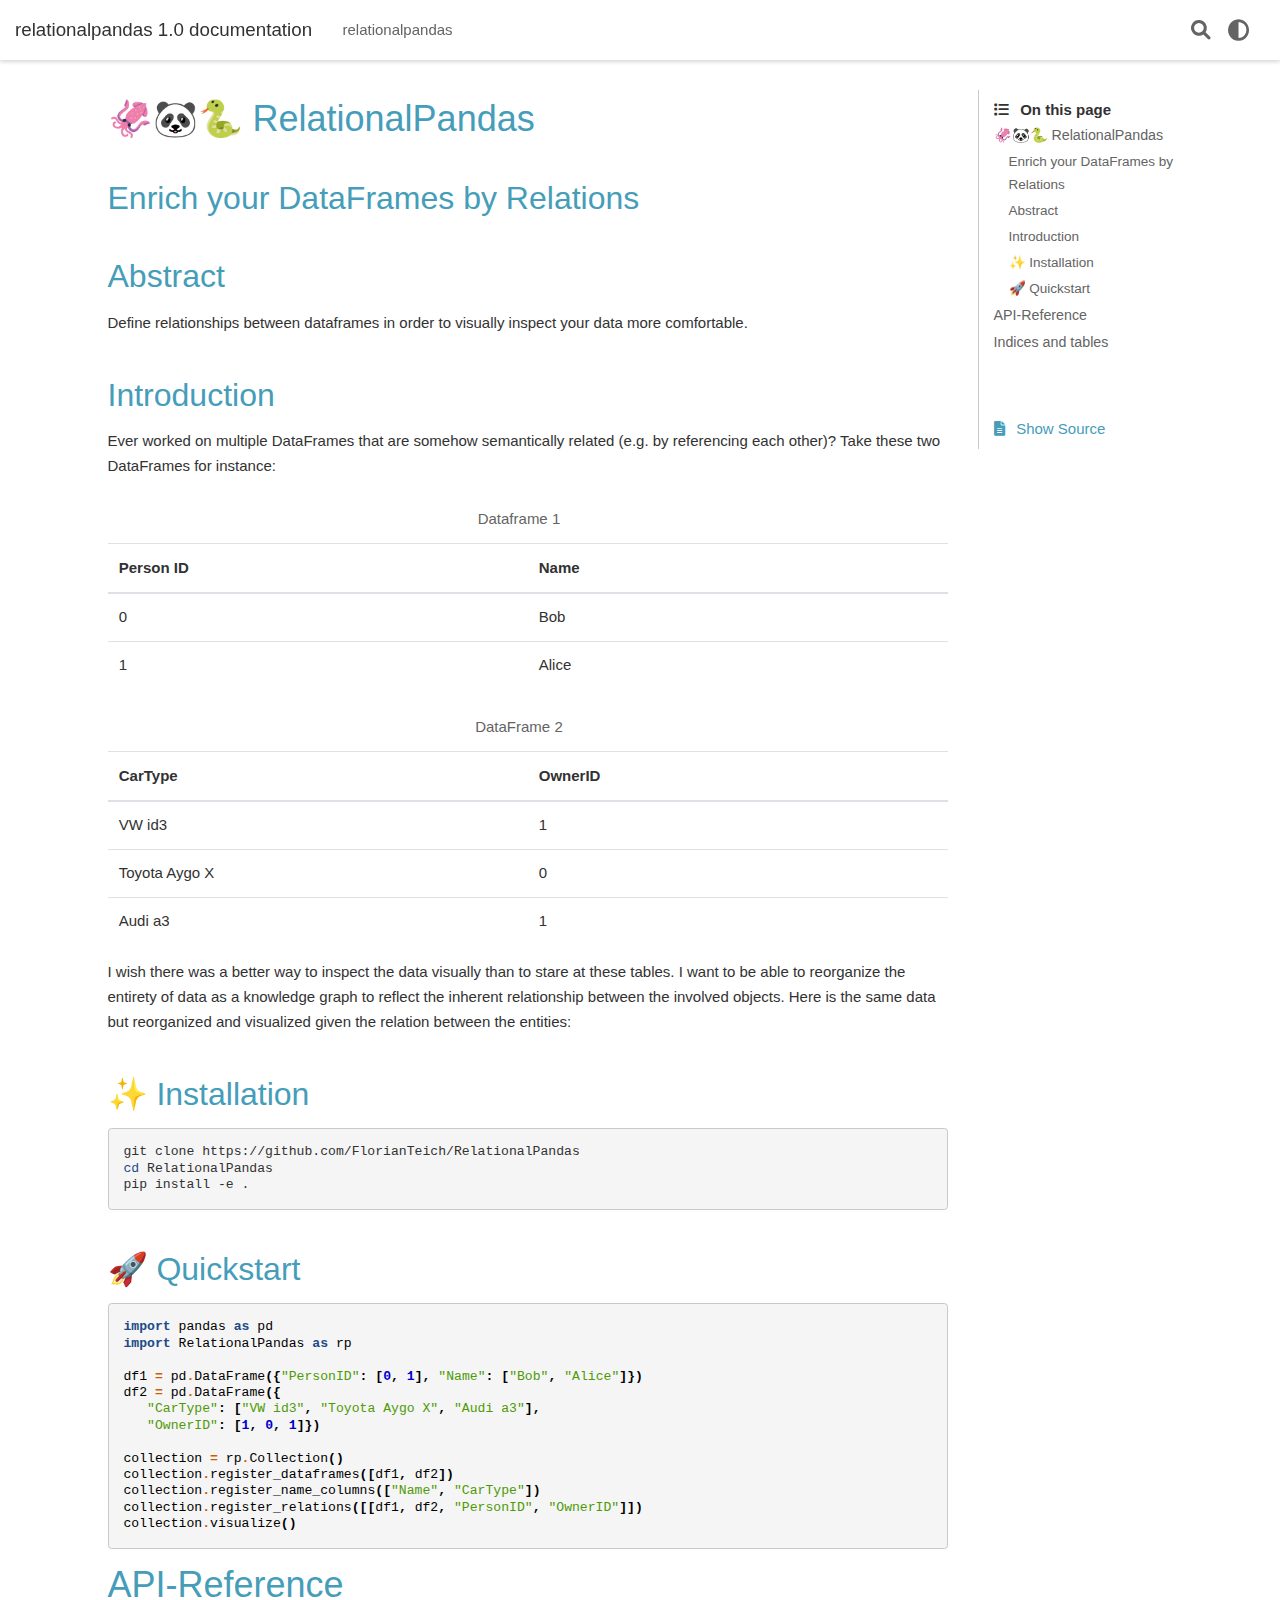
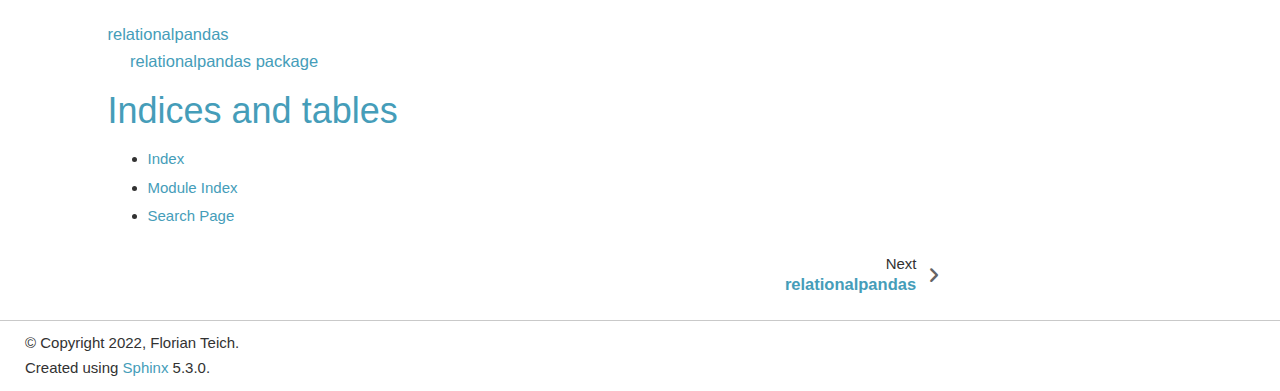
<file: index.html>
<!DOCTYPE html>

<html lang="en">
  <head>
    <meta charset="utf-8" />
    <meta name="viewport" content="width=device-width, initial-scale=1.0" /><meta name="generator" content="Docutils 0.19: https://docutils.sourceforge.io/" />

    <title>🦑🐼🐍 RelationalPandas &#8212; relationalpandas 1.0 documentation</title>
  <script>
    document.documentElement.dataset.mode = localStorage.getItem("mode") || "";
    document.documentElement.dataset.theme = localStorage.getItem("theme") || "light";
  </script>

  <!-- Loaded before other Sphinx assets -->
  <link href="_static/styles/theme.css?digest=1e1de1a1873e13ef5536" rel="stylesheet">
<link href="_static/styles/pydata-sphinx-theme.css?digest=1e1de1a1873e13ef5536" rel="stylesheet">


  <link rel="stylesheet"
    href="_static/vendor/fontawesome/6.1.2/css/all.min.css">
  <link rel="preload" as="font" type="font/woff2" crossorigin
    href="_static/vendor/fontawesome/6.1.2/webfonts/fa-solid-900.woff2">
  <link rel="preload" as="font" type="font/woff2" crossorigin
    href="_static/vendor/fontawesome/6.1.2/webfonts/fa-brands-400.woff2">
  <link rel="preload" as="font" type="font/woff2" crossorigin
    href="_static/vendor/fontawesome/6.1.2/webfonts/fa-regular-400.woff2">

    <link rel="stylesheet" type="text/css" href="_static/pygments.css" />

  <!-- Pre-loaded scripts that we'll load fully later -->
  <link rel="preload" as="script" href="_static/scripts/pydata-sphinx-theme.js?digest=1e1de1a1873e13ef5536">

    <script data-url_root="./" id="documentation_options" src="_static/documentation_options.js"></script>
    <script src="_static/jquery.js"></script>
    <script src="_static/underscore.js"></script>
    <script src="_static/_sphinx_javascript_frameworks_compat.js"></script>
    <script src="_static/doctools.js"></script>
    <script src="_static/sphinx_highlight.js"></script>
    <script>DOCUMENTATION_OPTIONS.pagename = 'index';</script>
    <link rel="index" title="Index" href="genindex.html" />
    <link rel="search" title="Search" href="search.html" />
    <link rel="next" title="relationalpandas" href="modules.html" />
  <meta name="viewport" content="width=device-width, initial-scale=1" />
  <meta name="docsearch:language" content="en">
  </head>


  <body data-spy="scroll" data-target="#bd-toc-nav" data-offset="180" data-default-mode="">


  <input type="checkbox" class="sidebar-toggle" name="__primary" id="__primary">
  <label class="overlay overlay-primary" for="__primary"></label>


  <input type="checkbox" class="sidebar-toggle" name="__secondary" id="__secondary">
  <label class="overlay overlay-secondary" for="__secondary"></label>


  <div class="search-button__wrapper">
    <div class="search-button__overlay"></div>
    <div class="search-button__search-container">

<form class="bd-search d-flex align-items-center" action="search.html" method="get">
  <i class="fa-solid fa-magnifying-glass"></i>
  <input type="search" class="form-control" name="q" id="search-input" placeholder="Search the docs ..." aria-label="Search the docs ..." autocomplete="off" autocorrect="off" autocapitalize="off" spellcheck="false">
  <span class="search-button__kbd-shortcut"><kbd class="kbd-shortcut__modifier">Ctrl</kbd>+<kbd>K</kbd></span>
</form>
    </div>
  </div>


  <nav class="bd-header navbar navbar-expand-lg bd-navbar" id="navbar-main"><div class="bd-header__inner bd-page-width">
  <label class="sidebar-toggle primary-toggle" for="__primary">
      <span class="fa-solid fa-bars"></span>
  </label>
  <div id="navbar-start">





<a class="navbar-brand logo" href="#">











    <p class="title logo__title">relationalpandas 1.0 documentation</p>

</a>

  </div>


  <div class="col-lg-9 navbar-header-items">
    <div id="navbar-center" class="mr-auto">

      <div class="navbar-center-item">
        <nav class="navbar-nav">
    <p class="sidebar-header-items__title" role="heading" aria-level="1" aria-label="Site Navigation">
        Site Navigation
    </p>
    <ul id="navbar-main-elements" class="navbar-nav">

                <li class="nav-item">
                    <a class="nav-link" href="modules.html">
                        relationalpandas
                    </a>
                </li>

    </ul>
</nav>
      </div>

    </div>

    <div id="navbar-end">
      <div class="navbar-end-item navbar-end__search-button-container">

<button class="btn btn-sm navbar-btn search-button search-button__button" title="Search" data-toggle="tooltip">
  <i class="fa-solid fa-magnifying-glass"></i>
</button>
      </div>

      <div class="navbar-end-item">
        <span class="theme-switch-button btn btn-sm btn-outline-primary navbar-btn rounded-circle" title="light/dark" data-toggle="tooltip">
    <a class="theme-switch" data-mode="light"><i class="fa-solid fa-sun"></i></a>
    <a class="theme-switch" data-mode="dark"><i class="fa-regular fa-moon"></i></a>
    <a class="theme-switch" data-mode="auto"><i class="fa-solid fa-circle-half-stroke"></i></a>
</span>
      </div>

      <div class="navbar-end-item">
        <ul id="navbar-icon-links" class="navbar-nav" aria-label="Icon Links">
      </ul>
      </div>

    </div>
  </div>



  <div class="search-button-container--mobile">
<button class="btn btn-sm navbar-btn search-button search-button__button" title="Search" data-toggle="tooltip">
  <i class="fa-solid fa-magnifying-glass"></i>
</button>
  </div>


  <label class="sidebar-toggle secondary-toggle" for="__secondary">
      <span class="fa-solid fa-outdent"></span>
  </label>


</div>
  </nav>


  <div class="bd-container">
    <div class="bd-container__inner bd-page-width">

      <div class="bd-sidebar-primary bd-sidebar hide-on-wide">


  <div class="sidebar-header-items sidebar-primary__section">


      <div class="sidebar-header-items__center">

      <div class="navbar-center-item">
        <nav class="navbar-nav">
    <p class="sidebar-header-items__title" role="heading" aria-level="1" aria-label="Site Navigation">
        Site Navigation
    </p>
    <ul id="navbar-main-elements" class="navbar-nav">

                <li class="nav-item">
                    <a class="nav-link" href="modules.html">
                        relationalpandas
                    </a>
                </li>

    </ul>
</nav>
      </div>

      </div>




    <div class="sidebar-header-items__end">

      <div class="navbar-end-item">
        <span class="theme-switch-button btn btn-sm btn-outline-primary navbar-btn rounded-circle" title="light/dark" data-toggle="tooltip">
    <a class="theme-switch" data-mode="light"><i class="fa-solid fa-sun"></i></a>
    <a class="theme-switch" data-mode="dark"><i class="fa-regular fa-moon"></i></a>
    <a class="theme-switch" data-mode="auto"><i class="fa-solid fa-circle-half-stroke"></i></a>
</span>
      </div>

      <div class="navbar-end-item">
        <ul id="navbar-icon-links" class="navbar-nav" aria-label="Icon Links">
      </ul>
      </div>

    </div>

  </div>




  <div class="sidebar-end-items sidebar-primary__section">
    <div class="sidebar-end-items__item">
    </div>
  </div>

      </div>
      <main class="bd-main">


        <div class="bd-content">
          <div class="bd-article-container">

            <div class="bd-header-article">

            </div>


            <article class="bd-article" role="main">

  <section id="relationalpandas">
<h1>🦑🐼🐍 RelationalPandas<a class="headerlink" href="#relationalpandas" title="Permalink to this heading">#</a></h1>
<section id="enrich-your-dataframes-by-relations">
<h2>Enrich your DataFrames by Relations<a class="headerlink" href="#enrich-your-dataframes-by-relations" title="Permalink to this heading">#</a></h2>
</section>
<section id="abstract">
<h2>Abstract<a class="headerlink" href="#abstract" title="Permalink to this heading">#</a></h2>
<p>Define relationships between dataframes in order to visually inspect your data more comfortable.</p>
</section>
<section id="introduction">
<h2>Introduction<a class="headerlink" href="#introduction" title="Permalink to this heading">#</a></h2>
<p>Ever worked on multiple DataFrames that are somehow semantically related (e.g. by referencing each other)?
Take these two DataFrames for instance:</p>
<table class="table" id="id1">
<caption><span class="caption-text">Dataframe 1</span><a class="headerlink" href="#id1" title="Permalink to this table">#</a></caption>
<colgroup>
<col style="width: 50.0%" />
<col style="width: 50.0%" />
</colgroup>
<thead>
<tr class="row-odd"><th class="head"><p>Person ID</p></th>
<th class="head"><p>Name</p></th>
</tr>
</thead>
<tbody>
<tr class="row-even"><td><p>0</p></td>
<td><p>Bob</p></td>
</tr>
<tr class="row-odd"><td><p>1</p></td>
<td><p>Alice</p></td>
</tr>
</tbody>
</table>
<table class="table" id="id2">
<caption><span class="caption-text">DataFrame 2</span><a class="headerlink" href="#id2" title="Permalink to this table">#</a></caption>
<colgroup>
<col style="width: 50.0%" />
<col style="width: 50.0%" />
</colgroup>
<thead>
<tr class="row-odd"><th class="head"><p>CarType</p></th>
<th class="head"><p>OwnerID</p></th>
</tr>
</thead>
<tbody>
<tr class="row-even"><td><p>VW id3</p></td>
<td><p>1</p></td>
</tr>
<tr class="row-odd"><td><p>Toyota Aygo X</p></td>
<td><p>0</p></td>
</tr>
<tr class="row-even"><td><p>Audi a3</p></td>
<td><p>1</p></td>
</tr>
</tbody>
</table>
<p>I wish there was a better way to inspect the data visually than to stare at these tables.
I want to be able to reorganize the entirety of data as a knowledge graph to reflect the inherent relationship between the involved objects.
Here is the same data but reorganized and visualized given the relation between the entities:</p>
</section>
<section id="installation">
<h2>✨ Installation<a class="headerlink" href="#installation" title="Permalink to this heading">#</a></h2>
<div class="highlight-bash notranslate"><div class="highlight"><pre><span></span>git clone https://github.com/FlorianTeich/RelationalPandas
<span class="nb">cd</span> RelationalPandas
pip install -e .
</pre></div>
</div>
</section>
<section id="quickstart">
<h2>🚀 Quickstart<a class="headerlink" href="#quickstart" title="Permalink to this heading">#</a></h2>
<div class="highlight-python notranslate"><div class="highlight"><pre><span></span><span class="kn">import</span> <span class="nn">pandas</span> <span class="k">as</span> <span class="nn">pd</span>
<span class="kn">import</span> <span class="nn">RelationalPandas</span> <span class="k">as</span> <span class="nn">rp</span>

<span class="n">df1</span> <span class="o">=</span> <span class="n">pd</span><span class="o">.</span><span class="n">DataFrame</span><span class="p">({</span><span class="s2">&quot;PersonID&quot;</span><span class="p">:</span> <span class="p">[</span><span class="mi">0</span><span class="p">,</span> <span class="mi">1</span><span class="p">],</span> <span class="s2">&quot;Name&quot;</span><span class="p">:</span> <span class="p">[</span><span class="s2">&quot;Bob&quot;</span><span class="p">,</span> <span class="s2">&quot;Alice&quot;</span><span class="p">]})</span>
<span class="n">df2</span> <span class="o">=</span> <span class="n">pd</span><span class="o">.</span><span class="n">DataFrame</span><span class="p">({</span>
   <span class="s2">&quot;CarType&quot;</span><span class="p">:</span> <span class="p">[</span><span class="s2">&quot;VW id3&quot;</span><span class="p">,</span> <span class="s2">&quot;Toyota Aygo X&quot;</span><span class="p">,</span> <span class="s2">&quot;Audi a3&quot;</span><span class="p">],</span>
   <span class="s2">&quot;OwnerID&quot;</span><span class="p">:</span> <span class="p">[</span><span class="mi">1</span><span class="p">,</span> <span class="mi">0</span><span class="p">,</span> <span class="mi">1</span><span class="p">]})</span>

<span class="n">collection</span> <span class="o">=</span> <span class="n">rp</span><span class="o">.</span><span class="n">Collection</span><span class="p">()</span>
<span class="n">collection</span><span class="o">.</span><span class="n">register_dataframes</span><span class="p">([</span><span class="n">df1</span><span class="p">,</span> <span class="n">df2</span><span class="p">])</span>
<span class="n">collection</span><span class="o">.</span><span class="n">register_name_columns</span><span class="p">([</span><span class="s2">&quot;Name&quot;</span><span class="p">,</span> <span class="s2">&quot;CarType&quot;</span><span class="p">])</span>
<span class="n">collection</span><span class="o">.</span><span class="n">register_relations</span><span class="p">([[</span><span class="n">df1</span><span class="p">,</span> <span class="n">df2</span><span class="p">,</span> <span class="s2">&quot;PersonID&quot;</span><span class="p">,</span> <span class="s2">&quot;OwnerID&quot;</span><span class="p">]])</span>
<span class="n">collection</span><span class="o">.</span><span class="n">visualize</span><span class="p">()</span>
</pre></div>
</div>
</section>
</section>
<section id="api-reference">
<h1>API-Reference<a class="headerlink" href="#api-reference" title="Permalink to this heading">#</a></h1>
<div class="toctree-wrapper compound">
<ul>
<li class="toctree-l1"><a class="reference internal" href="modules.html">relationalpandas</a><ul>
<li class="toctree-l2"><a class="reference internal" href="relationalpandas.html">relationalpandas package</a></li>
</ul>
</li>
</ul>
</div>
</section>
<section id="indices-and-tables">
<h1>Indices and tables<a class="headerlink" href="#indices-and-tables" title="Permalink to this heading">#</a></h1>
<ul class="simple">
<li><p><a class="reference internal" href="genindex.html"><span class="std std-ref">Index</span></a></p></li>
<li><p><a class="reference internal" href="py-modindex.html"><span class="std std-ref">Module Index</span></a></p></li>
<li><p><a class="reference internal" href="search.html"><span class="std std-ref">Search Page</span></a></p></li>
</ul>
</section>


            </article>



            <footer class="bd-footer-article">
                <!-- Previous / next buttons -->
<div class='prev-next-area'>
  <a class='right-next' id="next-link" href="modules.html" title="next page">
  <div class="prev-next-info">
      <p class="prev-next-subtitle">next</p>
      <p class="prev-next-title">relationalpandas</p>
  </div>
  <i class="fa-solid fa-angle-right"></i>
  </a>
</div>
            </footer>

          </div>



            <div class="bd-sidebar-secondary bd-toc">

<div class="toc-item">

<div class="tocsection onthispage">
    <i class="fa-solid fa-list"></i> On this page
</div>
<nav id="bd-toc-nav" class="page-toc">
    <ul class="visible nav section-nav flex-column">
 <li class="toc-h1 nav-item toc-entry">
  <a class="reference internal nav-link" href="#">
   🦑🐼🐍 RelationalPandas
  </a>
  <ul class="visible nav section-nav flex-column">
   <li class="toc-h2 nav-item toc-entry">
    <a class="reference internal nav-link" href="#enrich-your-dataframes-by-relations">
     Enrich your DataFrames by Relations
    </a>
   </li>
   <li class="toc-h2 nav-item toc-entry">
    <a class="reference internal nav-link" href="#abstract">
     Abstract
    </a>
   </li>
   <li class="toc-h2 nav-item toc-entry">
    <a class="reference internal nav-link" href="#introduction">
     Introduction
    </a>
   </li>
   <li class="toc-h2 nav-item toc-entry">
    <a class="reference internal nav-link" href="#installation">
     ✨ Installation
    </a>
   </li>
   <li class="toc-h2 nav-item toc-entry">
    <a class="reference internal nav-link" href="#quickstart">
     🚀 Quickstart
    </a>
   </li>
  </ul>
 </li>
 <li class="toc-h1 nav-item toc-entry">
  <a class="reference internal nav-link" href="#api-reference">
   API-Reference
  </a>
 </li>
 <li class="toc-h1 nav-item toc-entry">
  <a class="reference internal nav-link" href="#indices-and-tables">
   Indices and tables
  </a>
 </li>
</ul>

</nav>
</div>

<div class="toc-item">

<div id="searchbox"></div>
</div>

<div class="toc-item">

</div>

<div class="toc-item">

<div class="tocsection sourcelink">
    <a href="_sources/index.rst.txt">
        <i class="fa-solid fa-file-lines"></i> Show Source
    </a>
</div>

</div>

            </div>


        </div>
        <footer class="bd-footer-content">
          <div class="bd-footer-content__inner">

          </div>
        </footer>

      </main>
    </div>
  </div>



  <!-- Scripts loaded after <body> so the DOM is not blocked -->
  <script src="_static/scripts/pydata-sphinx-theme.js?digest=1e1de1a1873e13ef5536"></script>

  <footer class="bd-footer"><div class="bd-footer__inner container">

  <div class="footer-item">

<p class="copyright">

    &copy; Copyright 2022, Florian Teich.<br>

</p>

  </div>

  <div class="footer-item">

<p class="sphinx-version">
Created using <a href="http://sphinx-doc.org/">Sphinx</a> 5.3.0.<br>
</p>

  </div>

</div>
  </footer>
  </body>
</html>
</file>
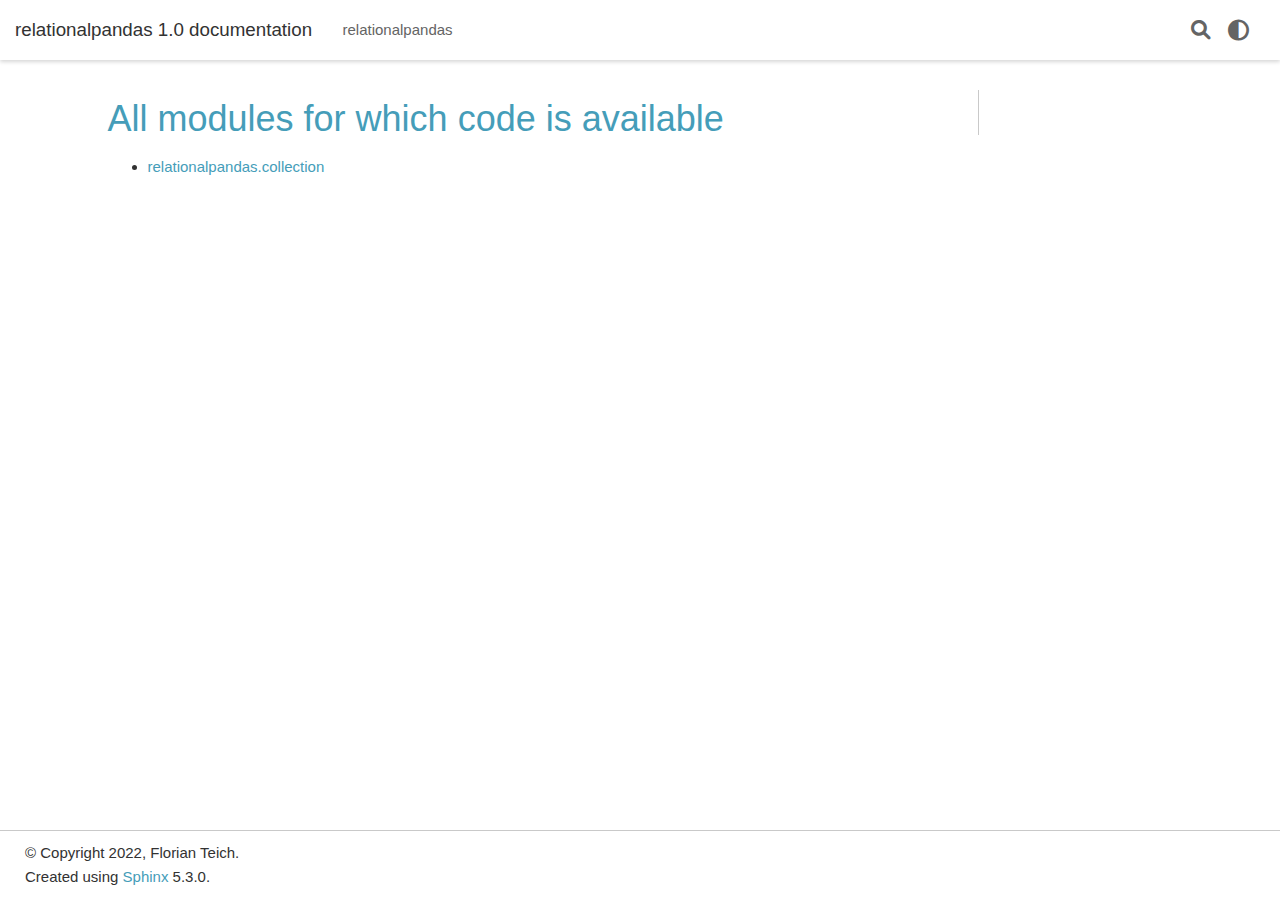
<file: _modules/index.html>
<!DOCTYPE html>

<html lang="en">
  <head>
    <meta charset="utf-8" />
    <meta name="viewport" content="width=device-width, initial-scale=1.0" />
    <title>Overview: module code &#8212; relationalpandas 1.0 documentation</title>
  <script>
    document.documentElement.dataset.mode = localStorage.getItem("mode") || "";
    document.documentElement.dataset.theme = localStorage.getItem("theme") || "light";
  </script>

  <!-- Loaded before other Sphinx assets -->
  <link href="../_static/styles/theme.css?digest=1e1de1a1873e13ef5536" rel="stylesheet">
<link href="../_static/styles/pydata-sphinx-theme.css?digest=1e1de1a1873e13ef5536" rel="stylesheet">


  <link rel="stylesheet"
    href="../_static/vendor/fontawesome/6.1.2/css/all.min.css">
  <link rel="preload" as="font" type="font/woff2" crossorigin
    href="../_static/vendor/fontawesome/6.1.2/webfonts/fa-solid-900.woff2">
  <link rel="preload" as="font" type="font/woff2" crossorigin
    href="../_static/vendor/fontawesome/6.1.2/webfonts/fa-brands-400.woff2">
  <link rel="preload" as="font" type="font/woff2" crossorigin
    href="../_static/vendor/fontawesome/6.1.2/webfonts/fa-regular-400.woff2">

    <link rel="stylesheet" type="text/css" href="../_static/pygments.css" />

  <!-- Pre-loaded scripts that we'll load fully later -->
  <link rel="preload" as="script" href="../_static/scripts/pydata-sphinx-theme.js?digest=1e1de1a1873e13ef5536">

    <script data-url_root="../" id="documentation_options" src="../_static/documentation_options.js"></script>
    <script src="../_static/jquery.js"></script>
    <script src="../_static/underscore.js"></script>
    <script src="../_static/_sphinx_javascript_frameworks_compat.js"></script>
    <script src="../_static/doctools.js"></script>
    <script src="../_static/sphinx_highlight.js"></script>
    <script>DOCUMENTATION_OPTIONS.pagename = '_modules/index';</script>
    <link rel="index" title="Index" href="../genindex.html" />
    <link rel="search" title="Search" href="../search.html" />
  <meta name="viewport" content="width=device-width, initial-scale=1" />
  <meta name="docsearch:language" content="en">
  </head>


  <body data-spy="scroll" data-target="#bd-toc-nav" data-offset="180" data-default-mode="">


  <input type="checkbox" class="sidebar-toggle" name="__primary" id="__primary">
  <label class="overlay overlay-primary" for="__primary"></label>


  <input type="checkbox" class="sidebar-toggle" name="__secondary" id="__secondary">
  <label class="overlay overlay-secondary" for="__secondary"></label>


  <div class="search-button__wrapper">
    <div class="search-button__overlay"></div>
    <div class="search-button__search-container">

<form class="bd-search d-flex align-items-center" action="../search.html" method="get">
  <i class="fa-solid fa-magnifying-glass"></i>
  <input type="search" class="form-control" name="q" id="search-input" placeholder="Search the docs ..." aria-label="Search the docs ..." autocomplete="off" autocorrect="off" autocapitalize="off" spellcheck="false">
  <span class="search-button__kbd-shortcut"><kbd class="kbd-shortcut__modifier">Ctrl</kbd>+<kbd>K</kbd></span>
</form>
    </div>
  </div>


  <nav class="bd-header navbar navbar-expand-lg bd-navbar" id="navbar-main"><div class="bd-header__inner bd-page-width">
  <label class="sidebar-toggle primary-toggle" for="__primary">
      <span class="fa-solid fa-bars"></span>
  </label>
  <div id="navbar-start">





<a class="navbar-brand logo" href="../index.html">











    <p class="title logo__title">relationalpandas 1.0 documentation</p>

</a>

  </div>


  <div class="col-lg-9 navbar-header-items">
    <div id="navbar-center" class="mr-auto">

      <div class="navbar-center-item">
        <nav class="navbar-nav">
    <p class="sidebar-header-items__title" role="heading" aria-level="1" aria-label="Site Navigation">
        Site Navigation
    </p>
    <ul id="navbar-main-elements" class="navbar-nav">

                <li class="nav-item">
                    <a class="nav-link" href="../modules.html">
                        relationalpandas
                    </a>
                </li>

    </ul>
</nav>
      </div>

    </div>

    <div id="navbar-end">
      <div class="navbar-end-item navbar-end__search-button-container">

<button class="btn btn-sm navbar-btn search-button search-button__button" title="Search" data-toggle="tooltip">
  <i class="fa-solid fa-magnifying-glass"></i>
</button>
      </div>

      <div class="navbar-end-item">
        <span class="theme-switch-button btn btn-sm btn-outline-primary navbar-btn rounded-circle" title="light/dark" data-toggle="tooltip">
    <a class="theme-switch" data-mode="light"><i class="fa-solid fa-sun"></i></a>
    <a class="theme-switch" data-mode="dark"><i class="fa-regular fa-moon"></i></a>
    <a class="theme-switch" data-mode="auto"><i class="fa-solid fa-circle-half-stroke"></i></a>
</span>
      </div>

      <div class="navbar-end-item">
        <ul id="navbar-icon-links" class="navbar-nav" aria-label="Icon Links">
      </ul>
      </div>

    </div>
  </div>



  <div class="search-button-container--mobile">
<button class="btn btn-sm navbar-btn search-button search-button__button" title="Search" data-toggle="tooltip">
  <i class="fa-solid fa-magnifying-glass"></i>
</button>
  </div>


  <label class="sidebar-toggle secondary-toggle" for="__secondary">
      <span class="fa-solid fa-outdent"></span>
  </label>


</div>
  </nav>


  <div class="bd-container">
    <div class="bd-container__inner bd-page-width">

      <div class="bd-sidebar-primary bd-sidebar hide-on-wide">


  <div class="sidebar-header-items sidebar-primary__section">


      <div class="sidebar-header-items__center">

      <div class="navbar-center-item">
        <nav class="navbar-nav">
    <p class="sidebar-header-items__title" role="heading" aria-level="1" aria-label="Site Navigation">
        Site Navigation
    </p>
    <ul id="navbar-main-elements" class="navbar-nav">

                <li class="nav-item">
                    <a class="nav-link" href="../modules.html">
                        relationalpandas
                    </a>
                </li>

    </ul>
</nav>
      </div>

      </div>




    <div class="sidebar-header-items__end">

      <div class="navbar-end-item">
        <span class="theme-switch-button btn btn-sm btn-outline-primary navbar-btn rounded-circle" title="light/dark" data-toggle="tooltip">
    <a class="theme-switch" data-mode="light"><i class="fa-solid fa-sun"></i></a>
    <a class="theme-switch" data-mode="dark"><i class="fa-regular fa-moon"></i></a>
    <a class="theme-switch" data-mode="auto"><i class="fa-solid fa-circle-half-stroke"></i></a>
</span>
      </div>

      <div class="navbar-end-item">
        <ul id="navbar-icon-links" class="navbar-nav" aria-label="Icon Links">
      </ul>
      </div>

    </div>

  </div>




  <div class="sidebar-end-items sidebar-primary__section">
    <div class="sidebar-end-items__item">
    </div>
  </div>

      </div>
      <main class="bd-main">


        <div class="bd-content">
          <div class="bd-article-container">

            <div class="bd-header-article">

            </div>


            <article class="bd-article" role="main">

  <h1>All modules for which code is available</h1>
<ul><li><a href="relationalpandas/collection.html">relationalpandas.collection</a></li>
</ul>

            </article>



            <footer class="bd-footer-article">
                <!-- Previous / next buttons -->
<div class='prev-next-area'>
</div>
            </footer>

          </div>



            <div class="bd-sidebar-secondary bd-toc">

<div class="toc-item">

<div id="searchbox"></div>
</div>

<div class="toc-item">

</div>

<div class="toc-item">

</div>

            </div>


        </div>
        <footer class="bd-footer-content">
          <div class="bd-footer-content__inner">

          </div>
        </footer>

      </main>
    </div>
  </div>



  <!-- Scripts loaded after <body> so the DOM is not blocked -->
  <script src="../_static/scripts/pydata-sphinx-theme.js?digest=1e1de1a1873e13ef5536"></script>

  <footer class="bd-footer"><div class="bd-footer__inner container">

  <div class="footer-item">

<p class="copyright">

    &copy; Copyright 2022, Florian Teich.<br>

</p>

  </div>

  <div class="footer-item">

<p class="sphinx-version">
Created using <a href="http://sphinx-doc.org/">Sphinx</a> 5.3.0.<br>
</p>

  </div>

</div>
  </footer>
  </body>
</html>
</file>
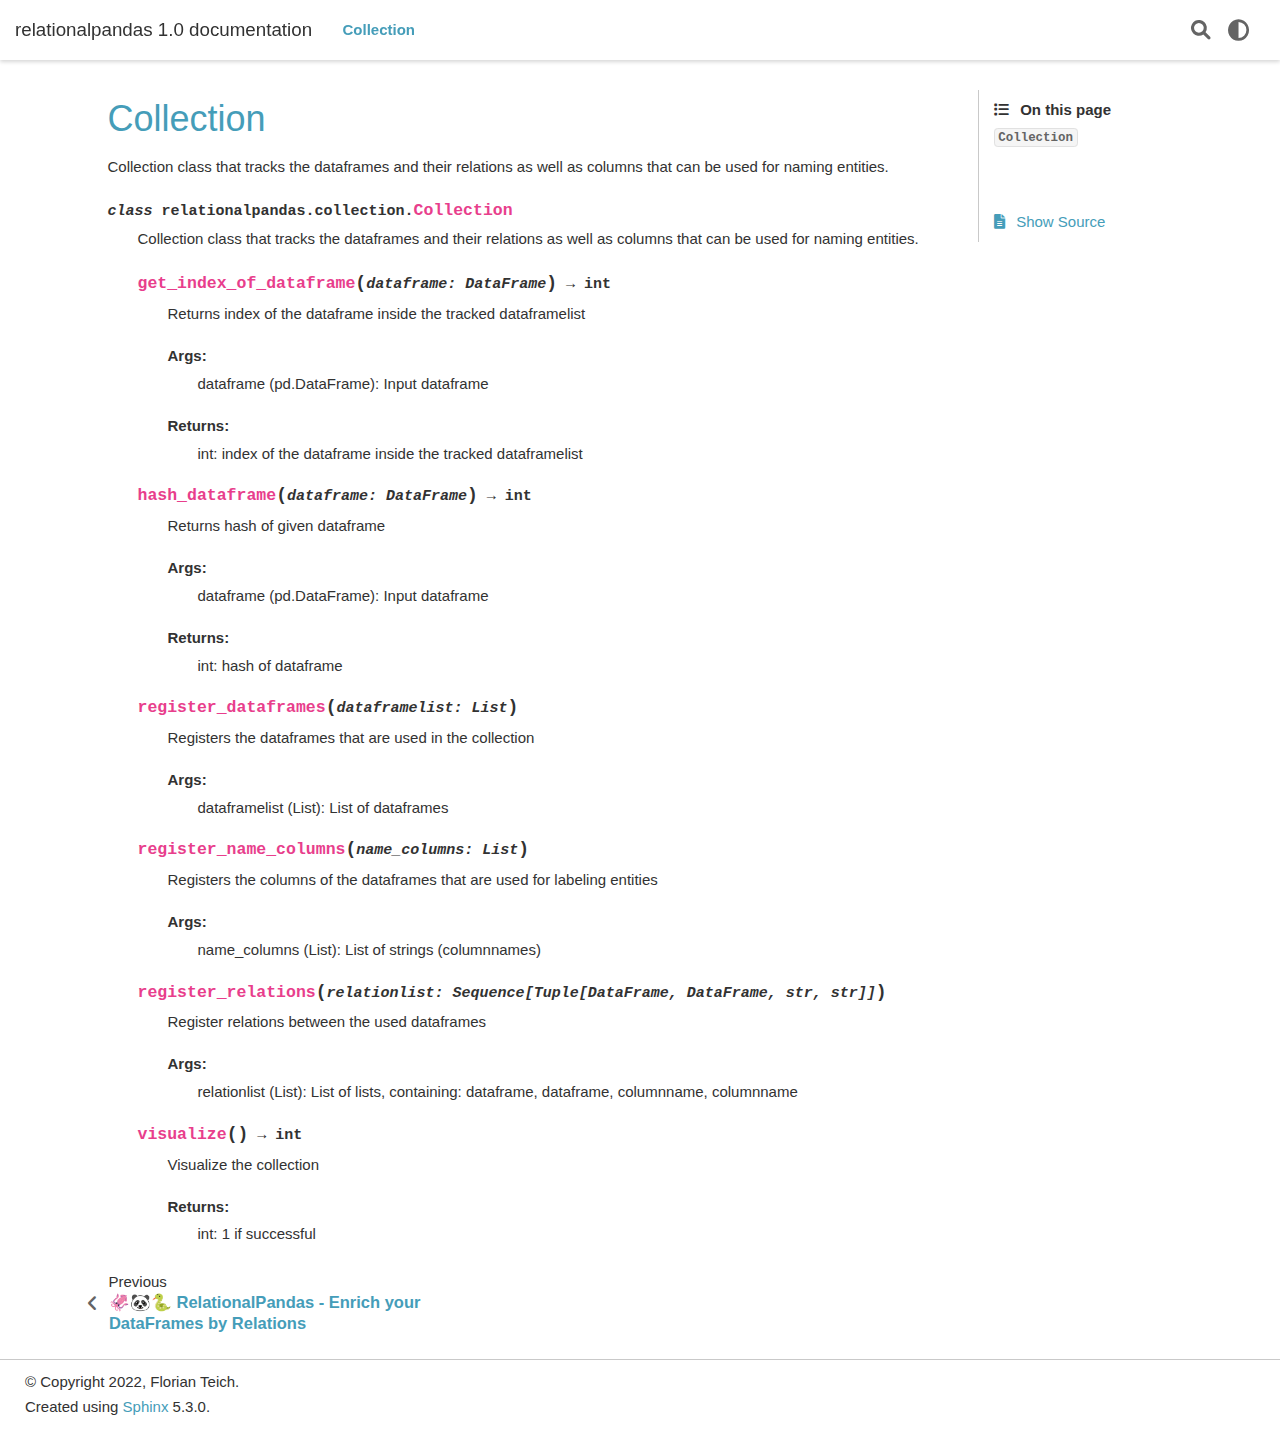
<file: collection.html>
<!DOCTYPE html>

<html lang="en">
  <head>
    <meta charset="utf-8" />
    <meta name="viewport" content="width=device-width, initial-scale=1.0" /><meta name="generator" content="Docutils 0.19: https://docutils.sourceforge.io/" />

    <title>Collection &#8212; relationalpandas 1.0 documentation</title>
  <script>
    document.documentElement.dataset.mode = localStorage.getItem("mode") || "";
    document.documentElement.dataset.theme = localStorage.getItem("theme") || "light";
  </script>

  <!-- Loaded before other Sphinx assets -->
  <link href="_static/styles/theme.css?digest=1e1de1a1873e13ef5536" rel="stylesheet">
<link href="_static/styles/pydata-sphinx-theme.css?digest=1e1de1a1873e13ef5536" rel="stylesheet">


  <link rel="stylesheet"
    href="_static/vendor/fontawesome/6.1.2/css/all.min.css">
  <link rel="preload" as="font" type="font/woff2" crossorigin
    href="_static/vendor/fontawesome/6.1.2/webfonts/fa-solid-900.woff2">
  <link rel="preload" as="font" type="font/woff2" crossorigin
    href="_static/vendor/fontawesome/6.1.2/webfonts/fa-brands-400.woff2">
  <link rel="preload" as="font" type="font/woff2" crossorigin
    href="_static/vendor/fontawesome/6.1.2/webfonts/fa-regular-400.woff2">

    <link rel="stylesheet" type="text/css" href="_static/pygments.css" />

  <!-- Pre-loaded scripts that we'll load fully later -->
  <link rel="preload" as="script" href="_static/scripts/pydata-sphinx-theme.js?digest=1e1de1a1873e13ef5536">

    <script data-url_root="./" id="documentation_options" src="_static/documentation_options.js"></script>
    <script src="_static/jquery.js"></script>
    <script src="_static/underscore.js"></script>
    <script src="_static/_sphinx_javascript_frameworks_compat.js"></script>
    <script src="_static/doctools.js"></script>
    <script src="_static/sphinx_highlight.js"></script>
    <script>DOCUMENTATION_OPTIONS.pagename = 'collection';</script>
    <link rel="index" title="Index" href="genindex.html" />
    <link rel="search" title="Search" href="search.html" />
    <link rel="prev" title="🦑🐼🐍 RelationalPandas - Enrich your DataFrames by Relations" href="index.html" />
  <meta name="viewport" content="width=device-width, initial-scale=1" />
  <meta name="docsearch:language" content="en">
  </head>


  <body data-spy="scroll" data-target="#bd-toc-nav" data-offset="180" data-default-mode="">


  <input type="checkbox" class="sidebar-toggle" name="__primary" id="__primary">
  <label class="overlay overlay-primary" for="__primary"></label>


  <input type="checkbox" class="sidebar-toggle" name="__secondary" id="__secondary">
  <label class="overlay overlay-secondary" for="__secondary"></label>


  <div class="search-button__wrapper">
    <div class="search-button__overlay"></div>
    <div class="search-button__search-container">

<form class="bd-search d-flex align-items-center" action="search.html" method="get">
  <i class="fa-solid fa-magnifying-glass"></i>
  <input type="search" class="form-control" name="q" id="search-input" placeholder="Search the docs ..." aria-label="Search the docs ..." autocomplete="off" autocorrect="off" autocapitalize="off" spellcheck="false">
  <span class="search-button__kbd-shortcut"><kbd class="kbd-shortcut__modifier">Ctrl</kbd>+<kbd>K</kbd></span>
</form>
    </div>
  </div>


  <nav class="bd-header navbar navbar-expand-lg bd-navbar" id="navbar-main"><div class="bd-header__inner bd-page-width">
  <label class="sidebar-toggle primary-toggle" for="__primary">
      <span class="fa-solid fa-bars"></span>
  </label>
  <div id="navbar-start">





<a class="navbar-brand logo" href="index.html">











    <p class="title logo__title">relationalpandas 1.0 documentation</p>

</a>

  </div>


  <div class="col-lg-9 navbar-header-items">
    <div id="navbar-center" class="mr-auto">

      <div class="navbar-center-item">
        <nav class="navbar-nav">
    <p class="sidebar-header-items__title" role="heading" aria-level="1" aria-label="Site Navigation">
        Site Navigation
    </p>
    <ul id="navbar-main-elements" class="navbar-nav">

                <li class="nav-item current active">
                    <a class="nav-link" href="#">
                        Collection
                    </a>
                </li>

    </ul>
</nav>
      </div>

    </div>

    <div id="navbar-end">
      <div class="navbar-end-item navbar-end__search-button-container">

<button class="btn btn-sm navbar-btn search-button search-button__button" title="Search" data-toggle="tooltip">
  <i class="fa-solid fa-magnifying-glass"></i>
</button>
      </div>

      <div class="navbar-end-item">
        <span class="theme-switch-button btn btn-sm btn-outline-primary navbar-btn rounded-circle" title="light/dark" data-toggle="tooltip">
    <a class="theme-switch" data-mode="light"><i class="fa-solid fa-sun"></i></a>
    <a class="theme-switch" data-mode="dark"><i class="fa-regular fa-moon"></i></a>
    <a class="theme-switch" data-mode="auto"><i class="fa-solid fa-circle-half-stroke"></i></a>
</span>
      </div>

      <div class="navbar-end-item">
        <ul id="navbar-icon-links" class="navbar-nav" aria-label="Icon Links">
      </ul>
      </div>

    </div>
  </div>



  <div class="search-button-container--mobile">
<button class="btn btn-sm navbar-btn search-button search-button__button" title="Search" data-toggle="tooltip">
  <i class="fa-solid fa-magnifying-glass"></i>
</button>
  </div>


  <label class="sidebar-toggle secondary-toggle" for="__secondary">
      <span class="fa-solid fa-outdent"></span>
  </label>


</div>
  </nav>


  <div class="bd-container">
    <div class="bd-container__inner bd-page-width">

      <div class="bd-sidebar-primary bd-sidebar hide-on-wide">


  <div class="sidebar-header-items sidebar-primary__section">


      <div class="sidebar-header-items__center">

      <div class="navbar-center-item">
        <nav class="navbar-nav">
    <p class="sidebar-header-items__title" role="heading" aria-level="1" aria-label="Site Navigation">
        Site Navigation
    </p>
    <ul id="navbar-main-elements" class="navbar-nav">

                <li class="nav-item current active">
                    <a class="nav-link" href="#">
                        Collection
                    </a>
                </li>

    </ul>
</nav>
      </div>

      </div>




    <div class="sidebar-header-items__end">

      <div class="navbar-end-item">
        <span class="theme-switch-button btn btn-sm btn-outline-primary navbar-btn rounded-circle" title="light/dark" data-toggle="tooltip">
    <a class="theme-switch" data-mode="light"><i class="fa-solid fa-sun"></i></a>
    <a class="theme-switch" data-mode="dark"><i class="fa-regular fa-moon"></i></a>
    <a class="theme-switch" data-mode="auto"><i class="fa-solid fa-circle-half-stroke"></i></a>
</span>
      </div>

      <div class="navbar-end-item">
        <ul id="navbar-icon-links" class="navbar-nav" aria-label="Icon Links">
      </ul>
      </div>

    </div>

  </div>




  <div class="sidebar-end-items sidebar-primary__section">
    <div class="sidebar-end-items__item">
    </div>
  </div>

      </div>
      <main class="bd-main">


        <div class="bd-content">
          <div class="bd-article-container">

            <div class="bd-header-article">

            </div>


            <article class="bd-article" role="main">

  <section id="module-relationalpandas.collection">
<span id="collection"></span><h1>Collection<a class="headerlink" href="#module-relationalpandas.collection" title="Permalink to this heading">#</a></h1>
<p>Collection class that tracks the dataframes and their relations
as well as columns that can be used for naming entities.</p>
<dl class="py class">
<dt class="sig sig-object py" id="relationalpandas.collection.Collection">
<em class="property"><span class="pre">class</span><span class="w"> </span></em><span class="sig-prename descclassname"><span class="pre">relationalpandas.collection.</span></span><span class="sig-name descname"><span class="pre">Collection</span></span><a class="headerlink" href="#relationalpandas.collection.Collection" title="Permalink to this definition">#</a></dt>
<dd><p>Collection class that tracks the dataframes and their relations
as well as columns that can be used for naming entities.</p>
<dl class="py method">
<dt class="sig sig-object py" id="relationalpandas.collection.Collection.get_index_of_dataframe">
<span class="sig-name descname"><span class="pre">get_index_of_dataframe</span></span><span class="sig-paren">(</span><em class="sig-param"><span class="n"><span class="pre">dataframe</span></span><span class="p"><span class="pre">:</span></span><span class="w"> </span><span class="n"><span class="pre">DataFrame</span></span></em><span class="sig-paren">)</span> <span class="sig-return"><span class="sig-return-icon">&#x2192;</span> <span class="sig-return-typehint"><span class="pre">int</span></span></span><a class="headerlink" href="#relationalpandas.collection.Collection.get_index_of_dataframe" title="Permalink to this definition">#</a></dt>
<dd><p>Returns index of the dataframe inside the tracked dataframelist</p>
<dl class="simple">
<dt>Args:</dt><dd><p>dataframe (pd.DataFrame): Input dataframe</p>
</dd>
<dt>Returns:</dt><dd><p>int: index of the dataframe inside the tracked dataframelist</p>
</dd>
</dl>
</dd></dl>

<dl class="py method">
<dt class="sig sig-object py" id="relationalpandas.collection.Collection.hash_dataframe">
<span class="sig-name descname"><span class="pre">hash_dataframe</span></span><span class="sig-paren">(</span><em class="sig-param"><span class="n"><span class="pre">dataframe</span></span><span class="p"><span class="pre">:</span></span><span class="w"> </span><span class="n"><span class="pre">DataFrame</span></span></em><span class="sig-paren">)</span> <span class="sig-return"><span class="sig-return-icon">&#x2192;</span> <span class="sig-return-typehint"><span class="pre">int</span></span></span><a class="headerlink" href="#relationalpandas.collection.Collection.hash_dataframe" title="Permalink to this definition">#</a></dt>
<dd><p>Returns hash of given dataframe</p>
<dl class="simple">
<dt>Args:</dt><dd><p>dataframe (pd.DataFrame): Input dataframe</p>
</dd>
<dt>Returns:</dt><dd><p>int: hash of dataframe</p>
</dd>
</dl>
</dd></dl>

<dl class="py method">
<dt class="sig sig-object py" id="relationalpandas.collection.Collection.register_dataframes">
<span class="sig-name descname"><span class="pre">register_dataframes</span></span><span class="sig-paren">(</span><em class="sig-param"><span class="n"><span class="pre">dataframelist</span></span><span class="p"><span class="pre">:</span></span><span class="w"> </span><span class="n"><span class="pre">List</span></span></em><span class="sig-paren">)</span><a class="headerlink" href="#relationalpandas.collection.Collection.register_dataframes" title="Permalink to this definition">#</a></dt>
<dd><p>Registers the dataframes that are used in the collection</p>
<dl class="simple">
<dt>Args:</dt><dd><p>dataframelist (List): List of dataframes</p>
</dd>
</dl>
</dd></dl>

<dl class="py method">
<dt class="sig sig-object py" id="relationalpandas.collection.Collection.register_name_columns">
<span class="sig-name descname"><span class="pre">register_name_columns</span></span><span class="sig-paren">(</span><em class="sig-param"><span class="n"><span class="pre">name_columns</span></span><span class="p"><span class="pre">:</span></span><span class="w"> </span><span class="n"><span class="pre">List</span></span></em><span class="sig-paren">)</span><a class="headerlink" href="#relationalpandas.collection.Collection.register_name_columns" title="Permalink to this definition">#</a></dt>
<dd><p>Registers the columns of the dataframes that are used for labeling entities</p>
<dl class="simple">
<dt>Args:</dt><dd><p>name_columns (List): List of strings (columnnames)</p>
</dd>
</dl>
</dd></dl>

<dl class="py method">
<dt class="sig sig-object py" id="relationalpandas.collection.Collection.register_relations">
<span class="sig-name descname"><span class="pre">register_relations</span></span><span class="sig-paren">(</span><em class="sig-param"><span class="n"><span class="pre">relationlist</span></span><span class="p"><span class="pre">:</span></span><span class="w"> </span><span class="n"><span class="pre">Sequence</span><span class="p"><span class="pre">[</span></span><span class="pre">Tuple</span><span class="p"><span class="pre">[</span></span><span class="pre">DataFrame</span><span class="p"><span class="pre">,</span></span><span class="w"> </span><span class="pre">DataFrame</span><span class="p"><span class="pre">,</span></span><span class="w"> </span><span class="pre">str</span><span class="p"><span class="pre">,</span></span><span class="w"> </span><span class="pre">str</span><span class="p"><span class="pre">]</span></span><span class="p"><span class="pre">]</span></span></span></em><span class="sig-paren">)</span><a class="headerlink" href="#relationalpandas.collection.Collection.register_relations" title="Permalink to this definition">#</a></dt>
<dd><p>Register relations between the used dataframes</p>
<dl class="simple">
<dt>Args:</dt><dd><p>relationlist (List): List of lists, containing:
dataframe, dataframe, columnname, columnname</p>
</dd>
</dl>
</dd></dl>

<dl class="py method">
<dt class="sig sig-object py" id="relationalpandas.collection.Collection.visualize">
<span class="sig-name descname"><span class="pre">visualize</span></span><span class="sig-paren">(</span><span class="sig-paren">)</span> <span class="sig-return"><span class="sig-return-icon">&#x2192;</span> <span class="sig-return-typehint"><span class="pre">int</span></span></span><a class="headerlink" href="#relationalpandas.collection.Collection.visualize" title="Permalink to this definition">#</a></dt>
<dd><p>Visualize the collection</p>
<dl class="simple">
<dt>Returns:</dt><dd><p>int: 1 if successful</p>
</dd>
</dl>
</dd></dl>

</dd></dl>

</section>


            </article>



            <footer class="bd-footer-article">
                <!-- Previous / next buttons -->
<div class='prev-next-area'>
  <a class='left-prev' id="prev-link" href="index.html" title="previous page">
      <i class="fa-solid fa-angle-left"></i>
      <div class="prev-next-info">
          <p class="prev-next-subtitle">previous</p>
          <p class="prev-next-title">🦑🐼🐍 RelationalPandas - Enrich your DataFrames by Relations</p>
      </div>
  </a>
</div>
            </footer>

          </div>



            <div class="bd-sidebar-secondary bd-toc">

<div class="toc-item">

<div class="tocsection onthispage">
    <i class="fa-solid fa-list"></i> On this page
</div>
<nav id="bd-toc-nav" class="page-toc">
    <ul class="visible nav section-nav flex-column">
 <li class="toc-h2 nav-item toc-entry">
  <a class="reference internal nav-link" href="#relationalpandas.collection.Collection">
   <code class="docutils literal notranslate">
    <span class="pre">
     Collection
    </span>
   </code>
  </a>
  <ul class="nav section-nav flex-column">
   <li class="toc-h3 nav-item toc-entry">
    <a class="reference internal nav-link" href="#relationalpandas.collection.Collection.get_index_of_dataframe">
     <code class="docutils literal notranslate">
      <span class="pre">
       Collection.get_index_of_dataframe()
      </span>
     </code>
    </a>
   </li>
   <li class="toc-h3 nav-item toc-entry">
    <a class="reference internal nav-link" href="#relationalpandas.collection.Collection.hash_dataframe">
     <code class="docutils literal notranslate">
      <span class="pre">
       Collection.hash_dataframe()
      </span>
     </code>
    </a>
   </li>
   <li class="toc-h3 nav-item toc-entry">
    <a class="reference internal nav-link" href="#relationalpandas.collection.Collection.register_dataframes">
     <code class="docutils literal notranslate">
      <span class="pre">
       Collection.register_dataframes()
      </span>
     </code>
    </a>
   </li>
   <li class="toc-h3 nav-item toc-entry">
    <a class="reference internal nav-link" href="#relationalpandas.collection.Collection.register_name_columns">
     <code class="docutils literal notranslate">
      <span class="pre">
       Collection.register_name_columns()
      </span>
     </code>
    </a>
   </li>
   <li class="toc-h3 nav-item toc-entry">
    <a class="reference internal nav-link" href="#relationalpandas.collection.Collection.register_relations">
     <code class="docutils literal notranslate">
      <span class="pre">
       Collection.register_relations()
      </span>
     </code>
    </a>
   </li>
   <li class="toc-h3 nav-item toc-entry">
    <a class="reference internal nav-link" href="#relationalpandas.collection.Collection.visualize">
     <code class="docutils literal notranslate">
      <span class="pre">
       Collection.visualize()
      </span>
     </code>
    </a>
   </li>
  </ul>
 </li>
</ul>

</nav>
</div>

<div class="toc-item">

<div id="searchbox"></div>
</div>

<div class="toc-item">

</div>

<div class="toc-item">

<div class="tocsection sourcelink">
    <a href="_sources/collection.rst.txt">
        <i class="fa-solid fa-file-lines"></i> Show Source
    </a>
</div>

</div>

            </div>


        </div>
        <footer class="bd-footer-content">
          <div class="bd-footer-content__inner">

          </div>
        </footer>

      </main>
    </div>
  </div>



  <!-- Scripts loaded after <body> so the DOM is not blocked -->
  <script src="_static/scripts/pydata-sphinx-theme.js?digest=1e1de1a1873e13ef5536"></script>

  <footer class="bd-footer"><div class="bd-footer__inner container">

  <div class="footer-item">

<p class="copyright">

    &copy; Copyright 2022, Florian Teich.<br>

</p>

  </div>

  <div class="footer-item">

<p class="sphinx-version">
Created using <a href="http://sphinx-doc.org/">Sphinx</a> 5.3.0.<br>
</p>

  </div>

</div>
  </footer>
  </body>
</html>
</file>
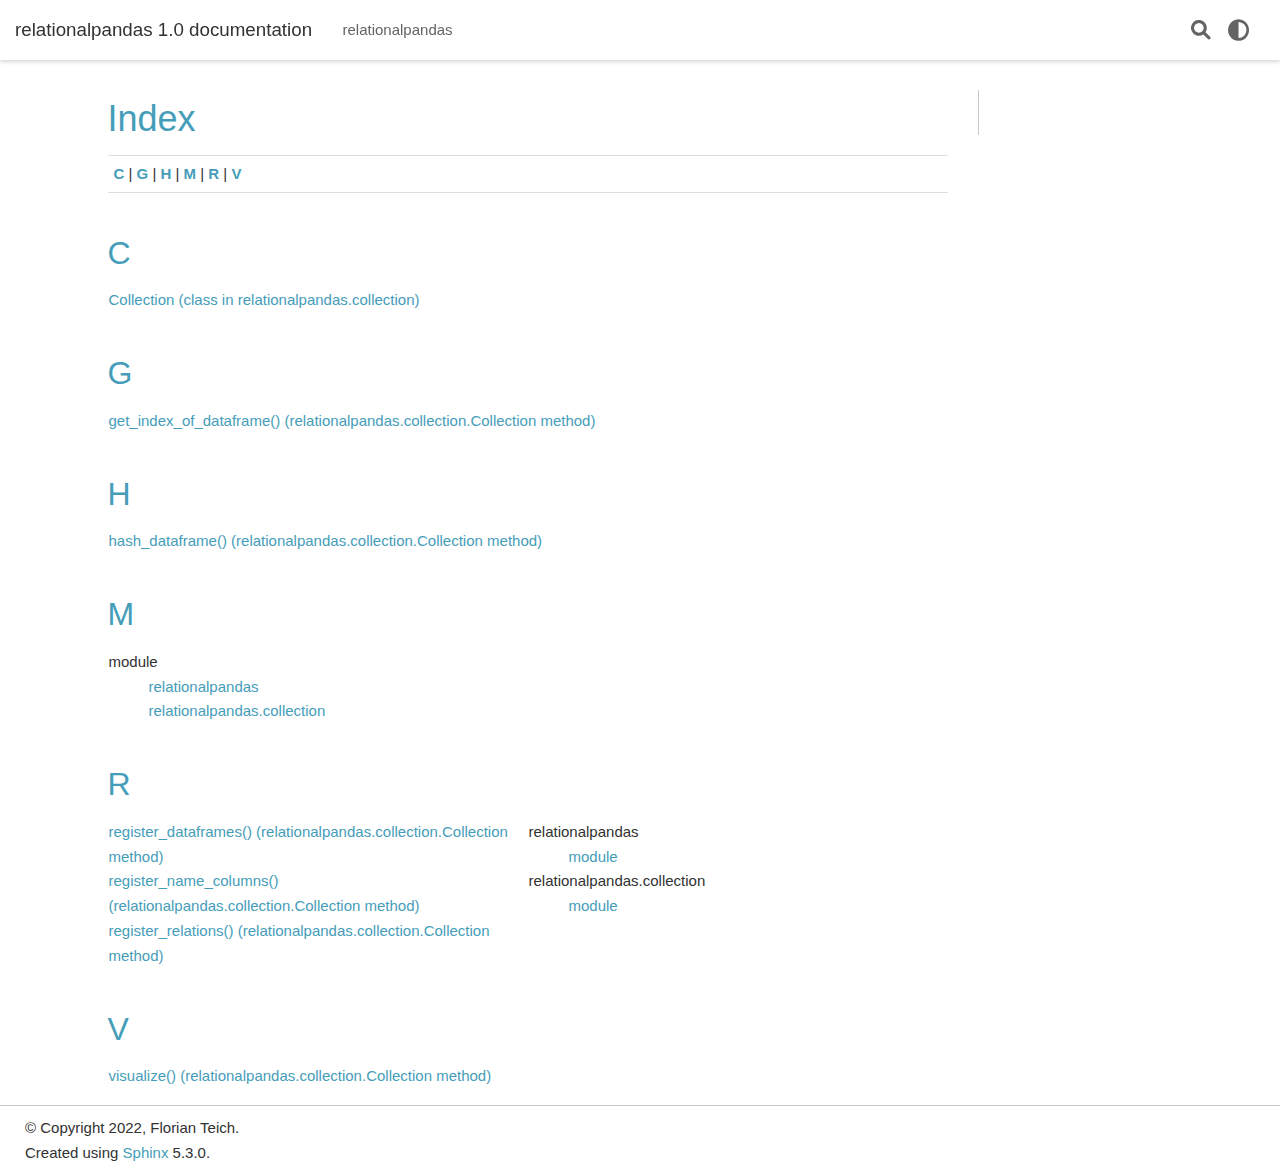
<file: genindex.html>
<!DOCTYPE html>

<html lang="en">
  <head>
    <meta charset="utf-8" />
    <meta name="viewport" content="width=device-width, initial-scale=1.0" />
    <title>Index &#8212; relationalpandas 1.0 documentation</title>
  <script>
    document.documentElement.dataset.mode = localStorage.getItem("mode") || "";
    document.documentElement.dataset.theme = localStorage.getItem("theme") || "light";
  </script>

  <!-- Loaded before other Sphinx assets -->
  <link href="_static/styles/theme.css?digest=1e1de1a1873e13ef5536" rel="stylesheet">
<link href="_static/styles/pydata-sphinx-theme.css?digest=1e1de1a1873e13ef5536" rel="stylesheet">


  <link rel="stylesheet"
    href="_static/vendor/fontawesome/6.1.2/css/all.min.css">
  <link rel="preload" as="font" type="font/woff2" crossorigin
    href="_static/vendor/fontawesome/6.1.2/webfonts/fa-solid-900.woff2">
  <link rel="preload" as="font" type="font/woff2" crossorigin
    href="_static/vendor/fontawesome/6.1.2/webfonts/fa-brands-400.woff2">
  <link rel="preload" as="font" type="font/woff2" crossorigin
    href="_static/vendor/fontawesome/6.1.2/webfonts/fa-regular-400.woff2">

    <link rel="stylesheet" type="text/css" href="_static/pygments.css" />

  <!-- Pre-loaded scripts that we'll load fully later -->
  <link rel="preload" as="script" href="_static/scripts/pydata-sphinx-theme.js?digest=1e1de1a1873e13ef5536">

    <script data-url_root="./" id="documentation_options" src="_static/documentation_options.js"></script>
    <script src="_static/jquery.js"></script>
    <script src="_static/underscore.js"></script>
    <script src="_static/_sphinx_javascript_frameworks_compat.js"></script>
    <script src="_static/doctools.js"></script>
    <script src="_static/sphinx_highlight.js"></script>
    <script>DOCUMENTATION_OPTIONS.pagename = 'genindex';</script>
    <link rel="index" title="Index" href="#" />
    <link rel="search" title="Search" href="search.html" />
  <meta name="viewport" content="width=device-width, initial-scale=1" />
  <meta name="docsearch:language" content="en">
  </head>


  <body data-spy="scroll" data-target="#bd-toc-nav" data-offset="180" data-default-mode="">


  <input type="checkbox" class="sidebar-toggle" name="__primary" id="__primary">
  <label class="overlay overlay-primary" for="__primary"></label>


  <input type="checkbox" class="sidebar-toggle" name="__secondary" id="__secondary">
  <label class="overlay overlay-secondary" for="__secondary"></label>


  <div class="search-button__wrapper">
    <div class="search-button__overlay"></div>
    <div class="search-button__search-container">

<form class="bd-search d-flex align-items-center" action="search.html" method="get">
  <i class="fa-solid fa-magnifying-glass"></i>
  <input type="search" class="form-control" name="q" id="search-input" placeholder="Search the docs ..." aria-label="Search the docs ..." autocomplete="off" autocorrect="off" autocapitalize="off" spellcheck="false">
  <span class="search-button__kbd-shortcut"><kbd class="kbd-shortcut__modifier">Ctrl</kbd>+<kbd>K</kbd></span>
</form>
    </div>
  </div>


  <nav class="bd-header navbar navbar-expand-lg bd-navbar" id="navbar-main"><div class="bd-header__inner bd-page-width">
  <label class="sidebar-toggle primary-toggle" for="__primary">
      <span class="fa-solid fa-bars"></span>
  </label>
  <div id="navbar-start">





<a class="navbar-brand logo" href="index.html">











    <p class="title logo__title">relationalpandas 1.0 documentation</p>

</a>

  </div>


  <div class="col-lg-9 navbar-header-items">
    <div id="navbar-center" class="mr-auto">

      <div class="navbar-center-item">
        <nav class="navbar-nav">
    <p class="sidebar-header-items__title" role="heading" aria-level="1" aria-label="Site Navigation">
        Site Navigation
    </p>
    <ul id="navbar-main-elements" class="navbar-nav">

                <li class="nav-item">
                    <a class="nav-link" href="modules.html">
                        relationalpandas
                    </a>
                </li>

    </ul>
</nav>
      </div>

    </div>

    <div id="navbar-end">
      <div class="navbar-end-item navbar-end__search-button-container">

<button class="btn btn-sm navbar-btn search-button search-button__button" title="Search" data-toggle="tooltip">
  <i class="fa-solid fa-magnifying-glass"></i>
</button>
      </div>

      <div class="navbar-end-item">
        <span class="theme-switch-button btn btn-sm btn-outline-primary navbar-btn rounded-circle" title="light/dark" data-toggle="tooltip">
    <a class="theme-switch" data-mode="light"><i class="fa-solid fa-sun"></i></a>
    <a class="theme-switch" data-mode="dark"><i class="fa-regular fa-moon"></i></a>
    <a class="theme-switch" data-mode="auto"><i class="fa-solid fa-circle-half-stroke"></i></a>
</span>
      </div>

      <div class="navbar-end-item">
        <ul id="navbar-icon-links" class="navbar-nav" aria-label="Icon Links">
      </ul>
      </div>

    </div>
  </div>



  <div class="search-button-container--mobile">
<button class="btn btn-sm navbar-btn search-button search-button__button" title="Search" data-toggle="tooltip">
  <i class="fa-solid fa-magnifying-glass"></i>
</button>
  </div>


  <label class="sidebar-toggle secondary-toggle" for="__secondary">
      <span class="fa-solid fa-outdent"></span>
  </label>


</div>
  </nav>


  <div class="bd-container">
    <div class="bd-container__inner bd-page-width">

      <div class="bd-sidebar-primary bd-sidebar hide-on-wide">


  <div class="sidebar-header-items sidebar-primary__section">


      <div class="sidebar-header-items__center">

      <div class="navbar-center-item">
        <nav class="navbar-nav">
    <p class="sidebar-header-items__title" role="heading" aria-level="1" aria-label="Site Navigation">
        Site Navigation
    </p>
    <ul id="navbar-main-elements" class="navbar-nav">

                <li class="nav-item">
                    <a class="nav-link" href="modules.html">
                        relationalpandas
                    </a>
                </li>

    </ul>
</nav>
      </div>

      </div>




    <div class="sidebar-header-items__end">

      <div class="navbar-end-item">
        <span class="theme-switch-button btn btn-sm btn-outline-primary navbar-btn rounded-circle" title="light/dark" data-toggle="tooltip">
    <a class="theme-switch" data-mode="light"><i class="fa-solid fa-sun"></i></a>
    <a class="theme-switch" data-mode="dark"><i class="fa-regular fa-moon"></i></a>
    <a class="theme-switch" data-mode="auto"><i class="fa-solid fa-circle-half-stroke"></i></a>
</span>
      </div>

      <div class="navbar-end-item">
        <ul id="navbar-icon-links" class="navbar-nav" aria-label="Icon Links">
      </ul>
      </div>

    </div>

  </div>




  <div class="sidebar-end-items sidebar-primary__section">
    <div class="sidebar-end-items__item">
    </div>
  </div>

      </div>
      <main class="bd-main">


        <div class="bd-content">
          <div class="bd-article-container">

            <div class="bd-header-article">

            </div>


            <article class="bd-article" role="main">


<h1 id="index">Index</h1>

<div class="genindex-jumpbox">
 <a href="#C"><strong>C</strong></a>
 | <a href="#G"><strong>G</strong></a>
 | <a href="#H"><strong>H</strong></a>
 | <a href="#M"><strong>M</strong></a>
 | <a href="#R"><strong>R</strong></a>
 | <a href="#V"><strong>V</strong></a>

</div>
<h2 id="C">C</h2>
<table style="width: 100%" class="indextable genindextable"><tr>
  <td style="width: 33%; vertical-align: top;"><ul>
      <li><a href="relationalpandas.html#relationalpandas.collection.Collection">Collection (class in relationalpandas.collection)</a>
</li>
  </ul></td>
</tr></table>

<h2 id="G">G</h2>
<table style="width: 100%" class="indextable genindextable"><tr>
  <td style="width: 33%; vertical-align: top;"><ul>
      <li><a href="relationalpandas.html#relationalpandas.collection.Collection.get_index_of_dataframe">get_index_of_dataframe() (relationalpandas.collection.Collection method)</a>
</li>
  </ul></td>
</tr></table>

<h2 id="H">H</h2>
<table style="width: 100%" class="indextable genindextable"><tr>
  <td style="width: 33%; vertical-align: top;"><ul>
      <li><a href="relationalpandas.html#relationalpandas.collection.Collection.hash_dataframe">hash_dataframe() (relationalpandas.collection.Collection method)</a>
</li>
  </ul></td>
</tr></table>

<h2 id="M">M</h2>
<table style="width: 100%" class="indextable genindextable"><tr>
  <td style="width: 33%; vertical-align: top;"><ul>
      <li>
    module

      <ul>
        <li><a href="relationalpandas.html#module-relationalpandas">relationalpandas</a>
</li>
        <li><a href="relationalpandas.html#module-relationalpandas.collection">relationalpandas.collection</a>
</li>
      </ul></li>
  </ul></td>
</tr></table>

<h2 id="R">R</h2>
<table style="width: 100%" class="indextable genindextable"><tr>
  <td style="width: 33%; vertical-align: top;"><ul>
      <li><a href="relationalpandas.html#relationalpandas.collection.Collection.register_dataframes">register_dataframes() (relationalpandas.collection.Collection method)</a>
</li>
      <li><a href="relationalpandas.html#relationalpandas.collection.Collection.register_name_columns">register_name_columns() (relationalpandas.collection.Collection method)</a>
</li>
      <li><a href="relationalpandas.html#relationalpandas.collection.Collection.register_relations">register_relations() (relationalpandas.collection.Collection method)</a>
</li>
  </ul></td>
  <td style="width: 33%; vertical-align: top;"><ul>
      <li>
    relationalpandas

      <ul>
        <li><a href="relationalpandas.html#module-relationalpandas">module</a>
</li>
      </ul></li>
      <li>
    relationalpandas.collection

      <ul>
        <li><a href="relationalpandas.html#module-relationalpandas.collection">module</a>
</li>
      </ul></li>
  </ul></td>
</tr></table>

<h2 id="V">V</h2>
<table style="width: 100%" class="indextable genindextable"><tr>
  <td style="width: 33%; vertical-align: top;"><ul>
      <li><a href="relationalpandas.html#relationalpandas.collection.Collection.visualize">visualize() (relationalpandas.collection.Collection method)</a>
</li>
  </ul></td>
</tr></table>



            </article>



            <footer class="bd-footer-article">
                <!-- Previous / next buttons -->
<div class='prev-next-area'>
</div>
            </footer>

          </div>



            <div class="bd-sidebar-secondary bd-toc">

<div class="toc-item">

<div id="searchbox"></div>
</div>

<div class="toc-item">

</div>

<div class="toc-item">

</div>

            </div>


        </div>
        <footer class="bd-footer-content">
          <div class="bd-footer-content__inner">

          </div>
        </footer>

      </main>
    </div>
  </div>



  <!-- Scripts loaded after <body> so the DOM is not blocked -->
  <script src="_static/scripts/pydata-sphinx-theme.js?digest=1e1de1a1873e13ef5536"></script>

  <footer class="bd-footer"><div class="bd-footer__inner container">

  <div class="footer-item">

<p class="copyright">

    &copy; Copyright 2022, Florian Teich.<br>

</p>

  </div>

  <div class="footer-item">

<p class="sphinx-version">
Created using <a href="http://sphinx-doc.org/">Sphinx</a> 5.3.0.<br>
</p>

  </div>

</div>
  </footer>
  </body>
</html>
</file>
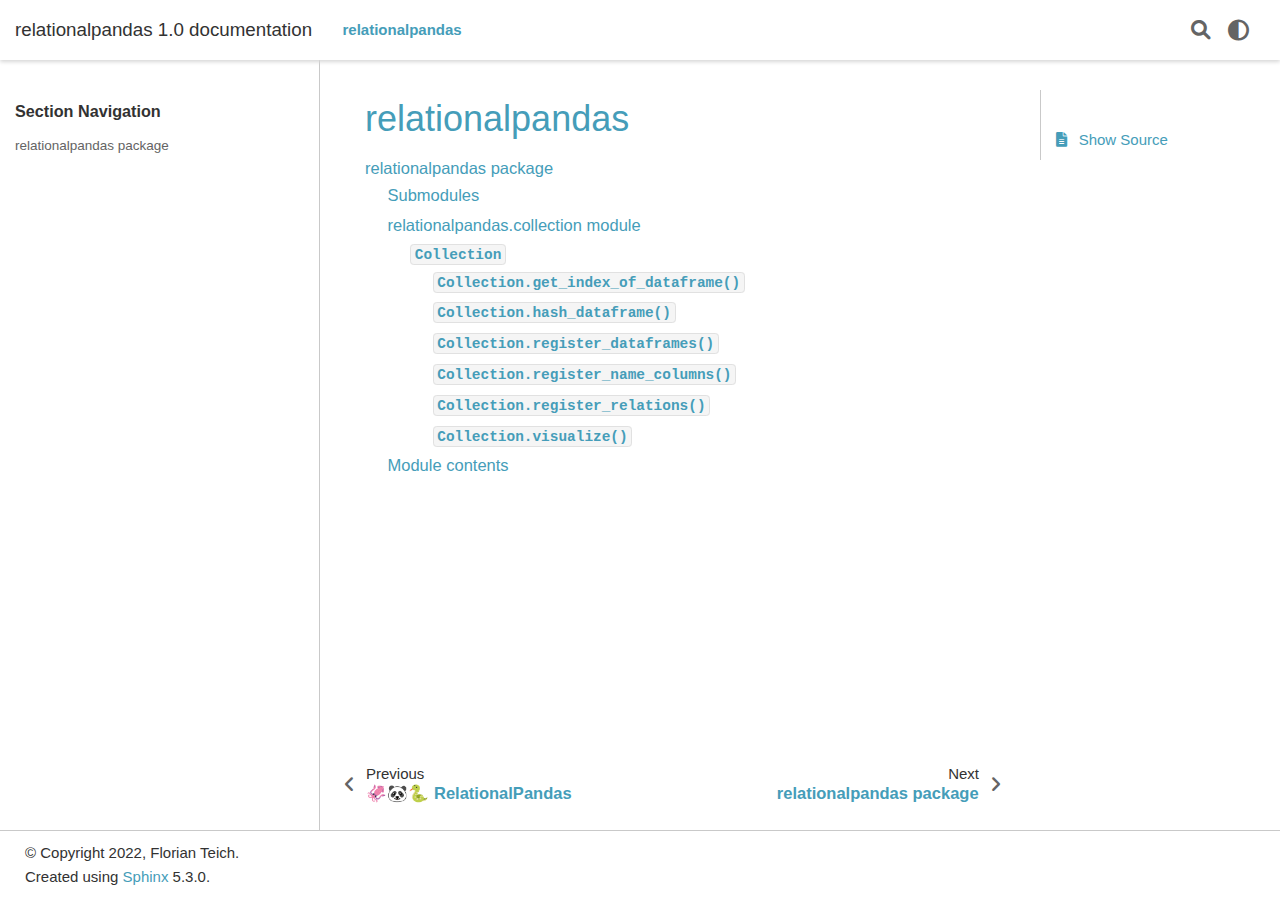
<file: modules.html>
<!DOCTYPE html>

<html lang="en">
  <head>
    <meta charset="utf-8" />
    <meta name="viewport" content="width=device-width, initial-scale=1.0" /><meta name="generator" content="Docutils 0.19: https://docutils.sourceforge.io/" />

    <title>relationalpandas &#8212; relationalpandas 1.0 documentation</title>
  <script>
    document.documentElement.dataset.mode = localStorage.getItem("mode") || "";
    document.documentElement.dataset.theme = localStorage.getItem("theme") || "light";
  </script>

  <!-- Loaded before other Sphinx assets -->
  <link href="_static/styles/theme.css?digest=1e1de1a1873e13ef5536" rel="stylesheet">
<link href="_static/styles/pydata-sphinx-theme.css?digest=1e1de1a1873e13ef5536" rel="stylesheet">


  <link rel="stylesheet"
    href="_static/vendor/fontawesome/6.1.2/css/all.min.css">
  <link rel="preload" as="font" type="font/woff2" crossorigin
    href="_static/vendor/fontawesome/6.1.2/webfonts/fa-solid-900.woff2">
  <link rel="preload" as="font" type="font/woff2" crossorigin
    href="_static/vendor/fontawesome/6.1.2/webfonts/fa-brands-400.woff2">
  <link rel="preload" as="font" type="font/woff2" crossorigin
    href="_static/vendor/fontawesome/6.1.2/webfonts/fa-regular-400.woff2">

    <link rel="stylesheet" type="text/css" href="_static/pygments.css" />

  <!-- Pre-loaded scripts that we'll load fully later -->
  <link rel="preload" as="script" href="_static/scripts/pydata-sphinx-theme.js?digest=1e1de1a1873e13ef5536">

    <script data-url_root="./" id="documentation_options" src="_static/documentation_options.js"></script>
    <script src="_static/jquery.js"></script>
    <script src="_static/underscore.js"></script>
    <script src="_static/_sphinx_javascript_frameworks_compat.js"></script>
    <script src="_static/doctools.js"></script>
    <script src="_static/sphinx_highlight.js"></script>
    <script>DOCUMENTATION_OPTIONS.pagename = 'modules';</script>
    <link rel="index" title="Index" href="genindex.html" />
    <link rel="search" title="Search" href="search.html" />
    <link rel="next" title="relationalpandas package" href="relationalpandas.html" />
    <link rel="prev" title="🦑🐼🐍 RelationalPandas" href="index.html" />
  <meta name="viewport" content="width=device-width, initial-scale=1" />
  <meta name="docsearch:language" content="en">
  </head>


  <body data-spy="scroll" data-target="#bd-toc-nav" data-offset="180" data-default-mode="">


  <input type="checkbox" class="sidebar-toggle" name="__primary" id="__primary">
  <label class="overlay overlay-primary" for="__primary"></label>


  <input type="checkbox" class="sidebar-toggle" name="__secondary" id="__secondary">
  <label class="overlay overlay-secondary" for="__secondary"></label>


  <div class="search-button__wrapper">
    <div class="search-button__overlay"></div>
    <div class="search-button__search-container">

<form class="bd-search d-flex align-items-center" action="search.html" method="get">
  <i class="fa-solid fa-magnifying-glass"></i>
  <input type="search" class="form-control" name="q" id="search-input" placeholder="Search the docs ..." aria-label="Search the docs ..." autocomplete="off" autocorrect="off" autocapitalize="off" spellcheck="false">
  <span class="search-button__kbd-shortcut"><kbd class="kbd-shortcut__modifier">Ctrl</kbd>+<kbd>K</kbd></span>
</form>
    </div>
  </div>


  <nav class="bd-header navbar navbar-expand-lg bd-navbar" id="navbar-main"><div class="bd-header__inner bd-page-width">
  <label class="sidebar-toggle primary-toggle" for="__primary">
      <span class="fa-solid fa-bars"></span>
  </label>
  <div id="navbar-start">





<a class="navbar-brand logo" href="index.html">











    <p class="title logo__title">relationalpandas 1.0 documentation</p>

</a>

  </div>


  <div class="col-lg-9 navbar-header-items">
    <div id="navbar-center" class="mr-auto">

      <div class="navbar-center-item">
        <nav class="navbar-nav">
    <p class="sidebar-header-items__title" role="heading" aria-level="1" aria-label="Site Navigation">
        Site Navigation
    </p>
    <ul id="navbar-main-elements" class="navbar-nav">

                <li class="nav-item current active">
                    <a class="nav-link" href="#">
                        relationalpandas
                    </a>
                </li>

    </ul>
</nav>
      </div>

    </div>

    <div id="navbar-end">
      <div class="navbar-end-item navbar-end__search-button-container">

<button class="btn btn-sm navbar-btn search-button search-button__button" title="Search" data-toggle="tooltip">
  <i class="fa-solid fa-magnifying-glass"></i>
</button>
      </div>

      <div class="navbar-end-item">
        <span class="theme-switch-button btn btn-sm btn-outline-primary navbar-btn rounded-circle" title="light/dark" data-toggle="tooltip">
    <a class="theme-switch" data-mode="light"><i class="fa-solid fa-sun"></i></a>
    <a class="theme-switch" data-mode="dark"><i class="fa-regular fa-moon"></i></a>
    <a class="theme-switch" data-mode="auto"><i class="fa-solid fa-circle-half-stroke"></i></a>
</span>
      </div>

      <div class="navbar-end-item">
        <ul id="navbar-icon-links" class="navbar-nav" aria-label="Icon Links">
      </ul>
      </div>

    </div>
  </div>



  <div class="search-button-container--mobile">
<button class="btn btn-sm navbar-btn search-button search-button__button" title="Search" data-toggle="tooltip">
  <i class="fa-solid fa-magnifying-glass"></i>
</button>
  </div>


  <label class="sidebar-toggle secondary-toggle" for="__secondary">
      <span class="fa-solid fa-outdent"></span>
  </label>


</div>
  </nav>


  <div class="bd-container">
    <div class="bd-container__inner bd-page-width">

      <div class="bd-sidebar-primary bd-sidebar">


  <div class="sidebar-header-items sidebar-primary__section">


      <div class="sidebar-header-items__center">

      <div class="navbar-center-item">
        <nav class="navbar-nav">
    <p class="sidebar-header-items__title" role="heading" aria-level="1" aria-label="Site Navigation">
        Site Navigation
    </p>
    <ul id="navbar-main-elements" class="navbar-nav">

                <li class="nav-item current active">
                    <a class="nav-link" href="#">
                        relationalpandas
                    </a>
                </li>

    </ul>
</nav>
      </div>

      </div>




    <div class="sidebar-header-items__end">

      <div class="navbar-end-item">
        <span class="theme-switch-button btn btn-sm btn-outline-primary navbar-btn rounded-circle" title="light/dark" data-toggle="tooltip">
    <a class="theme-switch" data-mode="light"><i class="fa-solid fa-sun"></i></a>
    <a class="theme-switch" data-mode="dark"><i class="fa-regular fa-moon"></i></a>
    <a class="theme-switch" data-mode="auto"><i class="fa-solid fa-circle-half-stroke"></i></a>
</span>
      </div>

      <div class="navbar-end-item">
        <ul id="navbar-icon-links" class="navbar-nav" aria-label="Icon Links">
      </ul>
      </div>

    </div>

  </div>


  <div class="sidebar-start-items sidebar-primary__section">
    <div class="sidebar-start-items__item"><nav class="bd-links" id="bd-docs-nav" aria-label="Section navigation">
  <p class="bd-links__title" role="heading" aria-level="1">
    Section Navigation
  </p>
  <div class="bd-toc-item navbar-nav">
    <ul class="nav bd-sidenav">
<li class="toctree-l1"><a class="reference internal" href="relationalpandas.html">relationalpandas package</a></li>
</ul>

  </div>
</nav>
    </div>
  </div>



  <div class="sidebar-end-items sidebar-primary__section">
    <div class="sidebar-end-items__item">
    </div>
  </div>

      </div>
      <main class="bd-main">


        <div class="bd-content">
          <div class="bd-article-container">

            <div class="bd-header-article">

            </div>


            <article class="bd-article" role="main">

  <section id="relationalpandas">
<h1>relationalpandas<a class="headerlink" href="#relationalpandas" title="Permalink to this heading">#</a></h1>
<div class="toctree-wrapper compound">
<ul>
<li class="toctree-l1"><a class="reference internal" href="relationalpandas.html">relationalpandas package</a><ul>
<li class="toctree-l2"><a class="reference internal" href="relationalpandas.html#submodules">Submodules</a></li>
<li class="toctree-l2"><a class="reference internal" href="relationalpandas.html#module-relationalpandas.collection">relationalpandas.collection module</a><ul>
<li class="toctree-l3"><a class="reference internal" href="relationalpandas.html#relationalpandas.collection.Collection"><code class="docutils literal notranslate"><span class="pre">Collection</span></code></a><ul>
<li class="toctree-l4"><a class="reference internal" href="relationalpandas.html#relationalpandas.collection.Collection.get_index_of_dataframe"><code class="docutils literal notranslate"><span class="pre">Collection.get_index_of_dataframe()</span></code></a></li>
<li class="toctree-l4"><a class="reference internal" href="relationalpandas.html#relationalpandas.collection.Collection.hash_dataframe"><code class="docutils literal notranslate"><span class="pre">Collection.hash_dataframe()</span></code></a></li>
<li class="toctree-l4"><a class="reference internal" href="relationalpandas.html#relationalpandas.collection.Collection.register_dataframes"><code class="docutils literal notranslate"><span class="pre">Collection.register_dataframes()</span></code></a></li>
<li class="toctree-l4"><a class="reference internal" href="relationalpandas.html#relationalpandas.collection.Collection.register_name_columns"><code class="docutils literal notranslate"><span class="pre">Collection.register_name_columns()</span></code></a></li>
<li class="toctree-l4"><a class="reference internal" href="relationalpandas.html#relationalpandas.collection.Collection.register_relations"><code class="docutils literal notranslate"><span class="pre">Collection.register_relations()</span></code></a></li>
<li class="toctree-l4"><a class="reference internal" href="relationalpandas.html#relationalpandas.collection.Collection.visualize"><code class="docutils literal notranslate"><span class="pre">Collection.visualize()</span></code></a></li>
</ul>
</li>
</ul>
</li>
<li class="toctree-l2"><a class="reference internal" href="relationalpandas.html#module-relationalpandas">Module contents</a></li>
</ul>
</li>
</ul>
</div>
</section>


            </article>



            <footer class="bd-footer-article">
                <!-- Previous / next buttons -->
<div class='prev-next-area'>
  <a class='left-prev' id="prev-link" href="index.html" title="previous page">
      <i class="fa-solid fa-angle-left"></i>
      <div class="prev-next-info">
          <p class="prev-next-subtitle">previous</p>
          <p class="prev-next-title">🦑🐼🐍 RelationalPandas</p>
      </div>
  </a>
  <a class='right-next' id="next-link" href="relationalpandas.html" title="next page">
  <div class="prev-next-info">
      <p class="prev-next-subtitle">next</p>
      <p class="prev-next-title">relationalpandas package</p>
  </div>
  <i class="fa-solid fa-angle-right"></i>
  </a>
</div>
            </footer>

          </div>



            <div class="bd-sidebar-secondary bd-toc">

<div class="toc-item">

<div id="searchbox"></div>
</div>

<div class="toc-item">

</div>

<div class="toc-item">

<div class="tocsection sourcelink">
    <a href="_sources/modules.rst.txt">
        <i class="fa-solid fa-file-lines"></i> Show Source
    </a>
</div>

</div>

            </div>


        </div>
        <footer class="bd-footer-content">
          <div class="bd-footer-content__inner">

          </div>
        </footer>

      </main>
    </div>
  </div>



  <!-- Scripts loaded after <body> so the DOM is not blocked -->
  <script src="_static/scripts/pydata-sphinx-theme.js?digest=1e1de1a1873e13ef5536"></script>

  <footer class="bd-footer"><div class="bd-footer__inner container">

  <div class="footer-item">

<p class="copyright">

    &copy; Copyright 2022, Florian Teich.<br>

</p>

  </div>

  <div class="footer-item">

<p class="sphinx-version">
Created using <a href="http://sphinx-doc.org/">Sphinx</a> 5.3.0.<br>
</p>

  </div>

</div>
  </footer>
  </body>
</html>
</file>
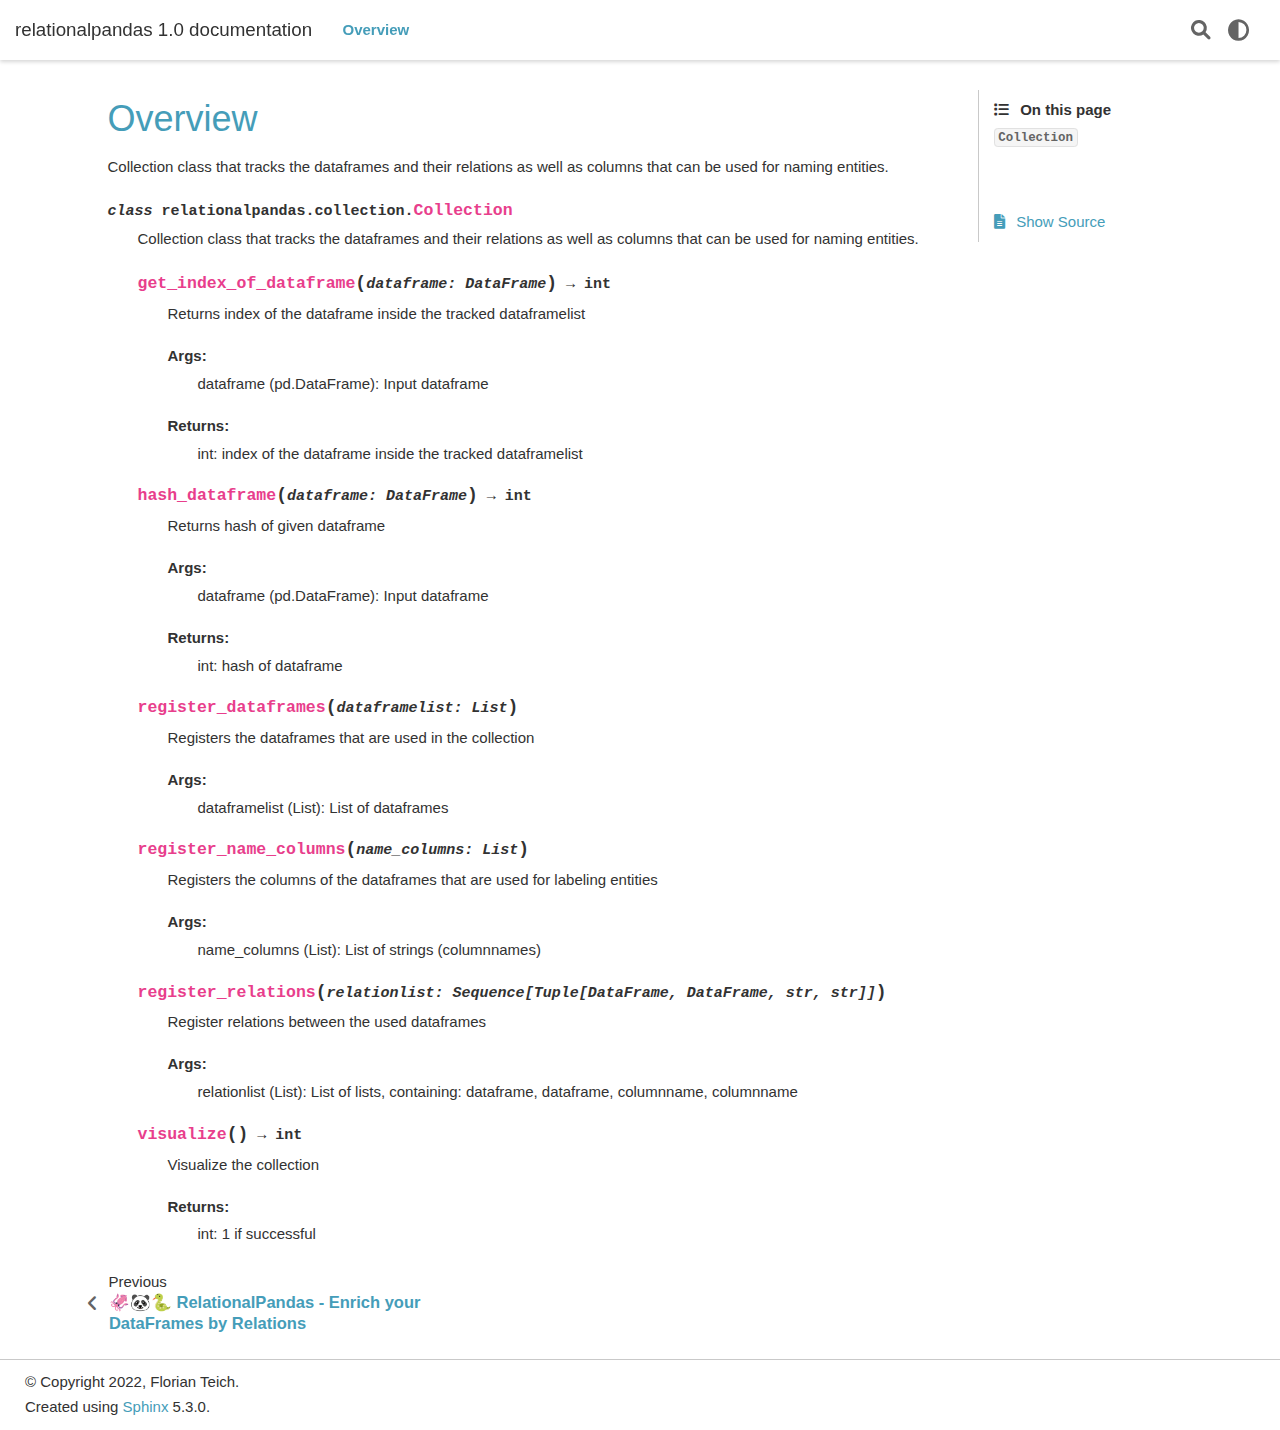
<file: overview.html>
<!DOCTYPE html>

<html lang="en">
  <head>
    <meta charset="utf-8" />
    <meta name="viewport" content="width=device-width, initial-scale=1.0" /><meta name="generator" content="Docutils 0.19: https://docutils.sourceforge.io/" />

    <title>Overview &#8212; relationalpandas 1.0 documentation</title>
  <script>
    document.documentElement.dataset.mode = localStorage.getItem("mode") || "";
    document.documentElement.dataset.theme = localStorage.getItem("theme") || "light";
  </script>

  <!-- Loaded before other Sphinx assets -->
  <link href="_static/styles/theme.css?digest=1e1de1a1873e13ef5536" rel="stylesheet">
<link href="_static/styles/pydata-sphinx-theme.css?digest=1e1de1a1873e13ef5536" rel="stylesheet">


  <link rel="stylesheet"
    href="_static/vendor/fontawesome/6.1.2/css/all.min.css">
  <link rel="preload" as="font" type="font/woff2" crossorigin
    href="_static/vendor/fontawesome/6.1.2/webfonts/fa-solid-900.woff2">
  <link rel="preload" as="font" type="font/woff2" crossorigin
    href="_static/vendor/fontawesome/6.1.2/webfonts/fa-brands-400.woff2">
  <link rel="preload" as="font" type="font/woff2" crossorigin
    href="_static/vendor/fontawesome/6.1.2/webfonts/fa-regular-400.woff2">

    <link rel="stylesheet" type="text/css" href="_static/pygments.css" />

  <!-- Pre-loaded scripts that we'll load fully later -->
  <link rel="preload" as="script" href="_static/scripts/pydata-sphinx-theme.js?digest=1e1de1a1873e13ef5536">

    <script data-url_root="./" id="documentation_options" src="_static/documentation_options.js"></script>
    <script src="_static/jquery.js"></script>
    <script src="_static/underscore.js"></script>
    <script src="_static/_sphinx_javascript_frameworks_compat.js"></script>
    <script src="_static/doctools.js"></script>
    <script src="_static/sphinx_highlight.js"></script>
    <script>DOCUMENTATION_OPTIONS.pagename = 'overview';</script>
    <link rel="index" title="Index" href="genindex.html" />
    <link rel="search" title="Search" href="search.html" />
    <link rel="prev" title="🦑🐼🐍 RelationalPandas - Enrich your DataFrames by Relations" href="index.html" />
  <meta name="viewport" content="width=device-width, initial-scale=1" />
  <meta name="docsearch:language" content="en">
  </head>


  <body data-spy="scroll" data-target="#bd-toc-nav" data-offset="180" data-default-mode="">


  <input type="checkbox" class="sidebar-toggle" name="__primary" id="__primary">
  <label class="overlay overlay-primary" for="__primary"></label>


  <input type="checkbox" class="sidebar-toggle" name="__secondary" id="__secondary">
  <label class="overlay overlay-secondary" for="__secondary"></label>


  <div class="search-button__wrapper">
    <div class="search-button__overlay"></div>
    <div class="search-button__search-container">

<form class="bd-search d-flex align-items-center" action="search.html" method="get">
  <i class="fa-solid fa-magnifying-glass"></i>
  <input type="search" class="form-control" name="q" id="search-input" placeholder="Search the docs ..." aria-label="Search the docs ..." autocomplete="off" autocorrect="off" autocapitalize="off" spellcheck="false">
  <span class="search-button__kbd-shortcut"><kbd class="kbd-shortcut__modifier">Ctrl</kbd>+<kbd>K</kbd></span>
</form>
    </div>
  </div>


  <nav class="bd-header navbar navbar-expand-lg bd-navbar" id="navbar-main"><div class="bd-header__inner bd-page-width">
  <label class="sidebar-toggle primary-toggle" for="__primary">
      <span class="fa-solid fa-bars"></span>
  </label>
  <div id="navbar-start">





<a class="navbar-brand logo" href="index.html">











    <p class="title logo__title">relationalpandas 1.0 documentation</p>

</a>

  </div>


  <div class="col-lg-9 navbar-header-items">
    <div id="navbar-center" class="mr-auto">

      <div class="navbar-center-item">
        <nav class="navbar-nav">
    <p class="sidebar-header-items__title" role="heading" aria-level="1" aria-label="Site Navigation">
        Site Navigation
    </p>
    <ul id="navbar-main-elements" class="navbar-nav">

                <li class="nav-item current active">
                    <a class="nav-link" href="#">
                        Overview
                    </a>
                </li>

    </ul>
</nav>
      </div>

    </div>

    <div id="navbar-end">
      <div class="navbar-end-item navbar-end__search-button-container">

<button class="btn btn-sm navbar-btn search-button search-button__button" title="Search" data-toggle="tooltip">
  <i class="fa-solid fa-magnifying-glass"></i>
</button>
      </div>

      <div class="navbar-end-item">
        <span class="theme-switch-button btn btn-sm btn-outline-primary navbar-btn rounded-circle" title="light/dark" data-toggle="tooltip">
    <a class="theme-switch" data-mode="light"><i class="fa-solid fa-sun"></i></a>
    <a class="theme-switch" data-mode="dark"><i class="fa-regular fa-moon"></i></a>
    <a class="theme-switch" data-mode="auto"><i class="fa-solid fa-circle-half-stroke"></i></a>
</span>
      </div>

      <div class="navbar-end-item">
        <ul id="navbar-icon-links" class="navbar-nav" aria-label="Icon Links">
      </ul>
      </div>

    </div>
  </div>



  <div class="search-button-container--mobile">
<button class="btn btn-sm navbar-btn search-button search-button__button" title="Search" data-toggle="tooltip">
  <i class="fa-solid fa-magnifying-glass"></i>
</button>
  </div>


  <label class="sidebar-toggle secondary-toggle" for="__secondary">
      <span class="fa-solid fa-outdent"></span>
  </label>


</div>
  </nav>


  <div class="bd-container">
    <div class="bd-container__inner bd-page-width">

      <div class="bd-sidebar-primary bd-sidebar hide-on-wide">


  <div class="sidebar-header-items sidebar-primary__section">


      <div class="sidebar-header-items__center">

      <div class="navbar-center-item">
        <nav class="navbar-nav">
    <p class="sidebar-header-items__title" role="heading" aria-level="1" aria-label="Site Navigation">
        Site Navigation
    </p>
    <ul id="navbar-main-elements" class="navbar-nav">

                <li class="nav-item current active">
                    <a class="nav-link" href="#">
                        Overview
                    </a>
                </li>

    </ul>
</nav>
      </div>

      </div>




    <div class="sidebar-header-items__end">

      <div class="navbar-end-item">
        <span class="theme-switch-button btn btn-sm btn-outline-primary navbar-btn rounded-circle" title="light/dark" data-toggle="tooltip">
    <a class="theme-switch" data-mode="light"><i class="fa-solid fa-sun"></i></a>
    <a class="theme-switch" data-mode="dark"><i class="fa-regular fa-moon"></i></a>
    <a class="theme-switch" data-mode="auto"><i class="fa-solid fa-circle-half-stroke"></i></a>
</span>
      </div>

      <div class="navbar-end-item">
        <ul id="navbar-icon-links" class="navbar-nav" aria-label="Icon Links">
      </ul>
      </div>

    </div>

  </div>




  <div class="sidebar-end-items sidebar-primary__section">
    <div class="sidebar-end-items__item">
    </div>
  </div>

      </div>
      <main class="bd-main">


        <div class="bd-content">
          <div class="bd-article-container">

            <div class="bd-header-article">

            </div>


            <article class="bd-article" role="main">

  <section id="module-relationalpandas.collection">
<span id="overview"></span><h1>Overview<a class="headerlink" href="#module-relationalpandas.collection" title="Permalink to this heading">#</a></h1>
<p>Collection class that tracks the dataframes and their relations
as well as columns that can be used for naming entities.</p>
<dl class="py class">
<dt class="sig sig-object py" id="relationalpandas.collection.Collection">
<em class="property"><span class="pre">class</span><span class="w"> </span></em><span class="sig-prename descclassname"><span class="pre">relationalpandas.collection.</span></span><span class="sig-name descname"><span class="pre">Collection</span></span><a class="headerlink" href="#relationalpandas.collection.Collection" title="Permalink to this definition">#</a></dt>
<dd><p>Collection class that tracks the dataframes and their relations
as well as columns that can be used for naming entities.</p>
<dl class="py method">
<dt class="sig sig-object py" id="relationalpandas.collection.Collection.get_index_of_dataframe">
<span class="sig-name descname"><span class="pre">get_index_of_dataframe</span></span><span class="sig-paren">(</span><em class="sig-param"><span class="n"><span class="pre">dataframe</span></span><span class="p"><span class="pre">:</span></span><span class="w"> </span><span class="n"><span class="pre">DataFrame</span></span></em><span class="sig-paren">)</span> <span class="sig-return"><span class="sig-return-icon">&#x2192;</span> <span class="sig-return-typehint"><span class="pre">int</span></span></span><a class="headerlink" href="#relationalpandas.collection.Collection.get_index_of_dataframe" title="Permalink to this definition">#</a></dt>
<dd><p>Returns index of the dataframe inside the tracked dataframelist</p>
<dl class="simple">
<dt>Args:</dt><dd><p>dataframe (pd.DataFrame): Input dataframe</p>
</dd>
<dt>Returns:</dt><dd><p>int: index of the dataframe inside the tracked dataframelist</p>
</dd>
</dl>
</dd></dl>

<dl class="py method">
<dt class="sig sig-object py" id="relationalpandas.collection.Collection.hash_dataframe">
<span class="sig-name descname"><span class="pre">hash_dataframe</span></span><span class="sig-paren">(</span><em class="sig-param"><span class="n"><span class="pre">dataframe</span></span><span class="p"><span class="pre">:</span></span><span class="w"> </span><span class="n"><span class="pre">DataFrame</span></span></em><span class="sig-paren">)</span> <span class="sig-return"><span class="sig-return-icon">&#x2192;</span> <span class="sig-return-typehint"><span class="pre">int</span></span></span><a class="headerlink" href="#relationalpandas.collection.Collection.hash_dataframe" title="Permalink to this definition">#</a></dt>
<dd><p>Returns hash of given dataframe</p>
<dl class="simple">
<dt>Args:</dt><dd><p>dataframe (pd.DataFrame): Input dataframe</p>
</dd>
<dt>Returns:</dt><dd><p>int: hash of dataframe</p>
</dd>
</dl>
</dd></dl>

<dl class="py method">
<dt class="sig sig-object py" id="relationalpandas.collection.Collection.register_dataframes">
<span class="sig-name descname"><span class="pre">register_dataframes</span></span><span class="sig-paren">(</span><em class="sig-param"><span class="n"><span class="pre">dataframelist</span></span><span class="p"><span class="pre">:</span></span><span class="w"> </span><span class="n"><span class="pre">List</span></span></em><span class="sig-paren">)</span><a class="headerlink" href="#relationalpandas.collection.Collection.register_dataframes" title="Permalink to this definition">#</a></dt>
<dd><p>Registers the dataframes that are used in the collection</p>
<dl class="simple">
<dt>Args:</dt><dd><p>dataframelist (List): List of dataframes</p>
</dd>
</dl>
</dd></dl>

<dl class="py method">
<dt class="sig sig-object py" id="relationalpandas.collection.Collection.register_name_columns">
<span class="sig-name descname"><span class="pre">register_name_columns</span></span><span class="sig-paren">(</span><em class="sig-param"><span class="n"><span class="pre">name_columns</span></span><span class="p"><span class="pre">:</span></span><span class="w"> </span><span class="n"><span class="pre">List</span></span></em><span class="sig-paren">)</span><a class="headerlink" href="#relationalpandas.collection.Collection.register_name_columns" title="Permalink to this definition">#</a></dt>
<dd><p>Registers the columns of the dataframes that are used for labeling entities</p>
<dl class="simple">
<dt>Args:</dt><dd><p>name_columns (List): List of strings (columnnames)</p>
</dd>
</dl>
</dd></dl>

<dl class="py method">
<dt class="sig sig-object py" id="relationalpandas.collection.Collection.register_relations">
<span class="sig-name descname"><span class="pre">register_relations</span></span><span class="sig-paren">(</span><em class="sig-param"><span class="n"><span class="pre">relationlist</span></span><span class="p"><span class="pre">:</span></span><span class="w"> </span><span class="n"><span class="pre">Sequence</span><span class="p"><span class="pre">[</span></span><span class="pre">Tuple</span><span class="p"><span class="pre">[</span></span><span class="pre">DataFrame</span><span class="p"><span class="pre">,</span></span><span class="w"> </span><span class="pre">DataFrame</span><span class="p"><span class="pre">,</span></span><span class="w"> </span><span class="pre">str</span><span class="p"><span class="pre">,</span></span><span class="w"> </span><span class="pre">str</span><span class="p"><span class="pre">]</span></span><span class="p"><span class="pre">]</span></span></span></em><span class="sig-paren">)</span><a class="headerlink" href="#relationalpandas.collection.Collection.register_relations" title="Permalink to this definition">#</a></dt>
<dd><p>Register relations between the used dataframes</p>
<dl class="simple">
<dt>Args:</dt><dd><p>relationlist (List): List of lists, containing:
dataframe, dataframe, columnname, columnname</p>
</dd>
</dl>
</dd></dl>

<dl class="py method">
<dt class="sig sig-object py" id="relationalpandas.collection.Collection.visualize">
<span class="sig-name descname"><span class="pre">visualize</span></span><span class="sig-paren">(</span><span class="sig-paren">)</span> <span class="sig-return"><span class="sig-return-icon">&#x2192;</span> <span class="sig-return-typehint"><span class="pre">int</span></span></span><a class="headerlink" href="#relationalpandas.collection.Collection.visualize" title="Permalink to this definition">#</a></dt>
<dd><p>Visualize the collection</p>
<dl class="simple">
<dt>Returns:</dt><dd><p>int: 1 if successful</p>
</dd>
</dl>
</dd></dl>

</dd></dl>

</section>


            </article>



            <footer class="bd-footer-article">
                <!-- Previous / next buttons -->
<div class='prev-next-area'>
  <a class='left-prev' id="prev-link" href="index.html" title="previous page">
      <i class="fa-solid fa-angle-left"></i>
      <div class="prev-next-info">
          <p class="prev-next-subtitle">previous</p>
          <p class="prev-next-title">🦑🐼🐍 RelationalPandas - Enrich your DataFrames by Relations</p>
      </div>
  </a>
</div>
            </footer>

          </div>



            <div class="bd-sidebar-secondary bd-toc">

<div class="toc-item">

<div class="tocsection onthispage">
    <i class="fa-solid fa-list"></i> On this page
</div>
<nav id="bd-toc-nav" class="page-toc">
    <ul class="visible nav section-nav flex-column">
 <li class="toc-h2 nav-item toc-entry">
  <a class="reference internal nav-link" href="#relationalpandas.collection.Collection">
   <code class="docutils literal notranslate">
    <span class="pre">
     Collection
    </span>
   </code>
  </a>
  <ul class="nav section-nav flex-column">
   <li class="toc-h3 nav-item toc-entry">
    <a class="reference internal nav-link" href="#relationalpandas.collection.Collection.get_index_of_dataframe">
     <code class="docutils literal notranslate">
      <span class="pre">
       Collection.get_index_of_dataframe()
      </span>
     </code>
    </a>
   </li>
   <li class="toc-h3 nav-item toc-entry">
    <a class="reference internal nav-link" href="#relationalpandas.collection.Collection.hash_dataframe">
     <code class="docutils literal notranslate">
      <span class="pre">
       Collection.hash_dataframe()
      </span>
     </code>
    </a>
   </li>
   <li class="toc-h3 nav-item toc-entry">
    <a class="reference internal nav-link" href="#relationalpandas.collection.Collection.register_dataframes">
     <code class="docutils literal notranslate">
      <span class="pre">
       Collection.register_dataframes()
      </span>
     </code>
    </a>
   </li>
   <li class="toc-h3 nav-item toc-entry">
    <a class="reference internal nav-link" href="#relationalpandas.collection.Collection.register_name_columns">
     <code class="docutils literal notranslate">
      <span class="pre">
       Collection.register_name_columns()
      </span>
     </code>
    </a>
   </li>
   <li class="toc-h3 nav-item toc-entry">
    <a class="reference internal nav-link" href="#relationalpandas.collection.Collection.register_relations">
     <code class="docutils literal notranslate">
      <span class="pre">
       Collection.register_relations()
      </span>
     </code>
    </a>
   </li>
   <li class="toc-h3 nav-item toc-entry">
    <a class="reference internal nav-link" href="#relationalpandas.collection.Collection.visualize">
     <code class="docutils literal notranslate">
      <span class="pre">
       Collection.visualize()
      </span>
     </code>
    </a>
   </li>
  </ul>
 </li>
</ul>

</nav>
</div>

<div class="toc-item">

<div id="searchbox"></div>
</div>

<div class="toc-item">

</div>

<div class="toc-item">

<div class="tocsection sourcelink">
    <a href="_sources/overview.rst.txt">
        <i class="fa-solid fa-file-lines"></i> Show Source
    </a>
</div>

</div>

            </div>


        </div>
        <footer class="bd-footer-content">
          <div class="bd-footer-content__inner">

          </div>
        </footer>

      </main>
    </div>
  </div>



  <!-- Scripts loaded after <body> so the DOM is not blocked -->
  <script src="_static/scripts/pydata-sphinx-theme.js?digest=1e1de1a1873e13ef5536"></script>

  <footer class="bd-footer"><div class="bd-footer__inner container">

  <div class="footer-item">

<p class="copyright">

    &copy; Copyright 2022, Florian Teich.<br>

</p>

  </div>

  <div class="footer-item">

<p class="sphinx-version">
Created using <a href="http://sphinx-doc.org/">Sphinx</a> 5.3.0.<br>
</p>

  </div>

</div>
  </footer>
  </body>
</html>
</file>
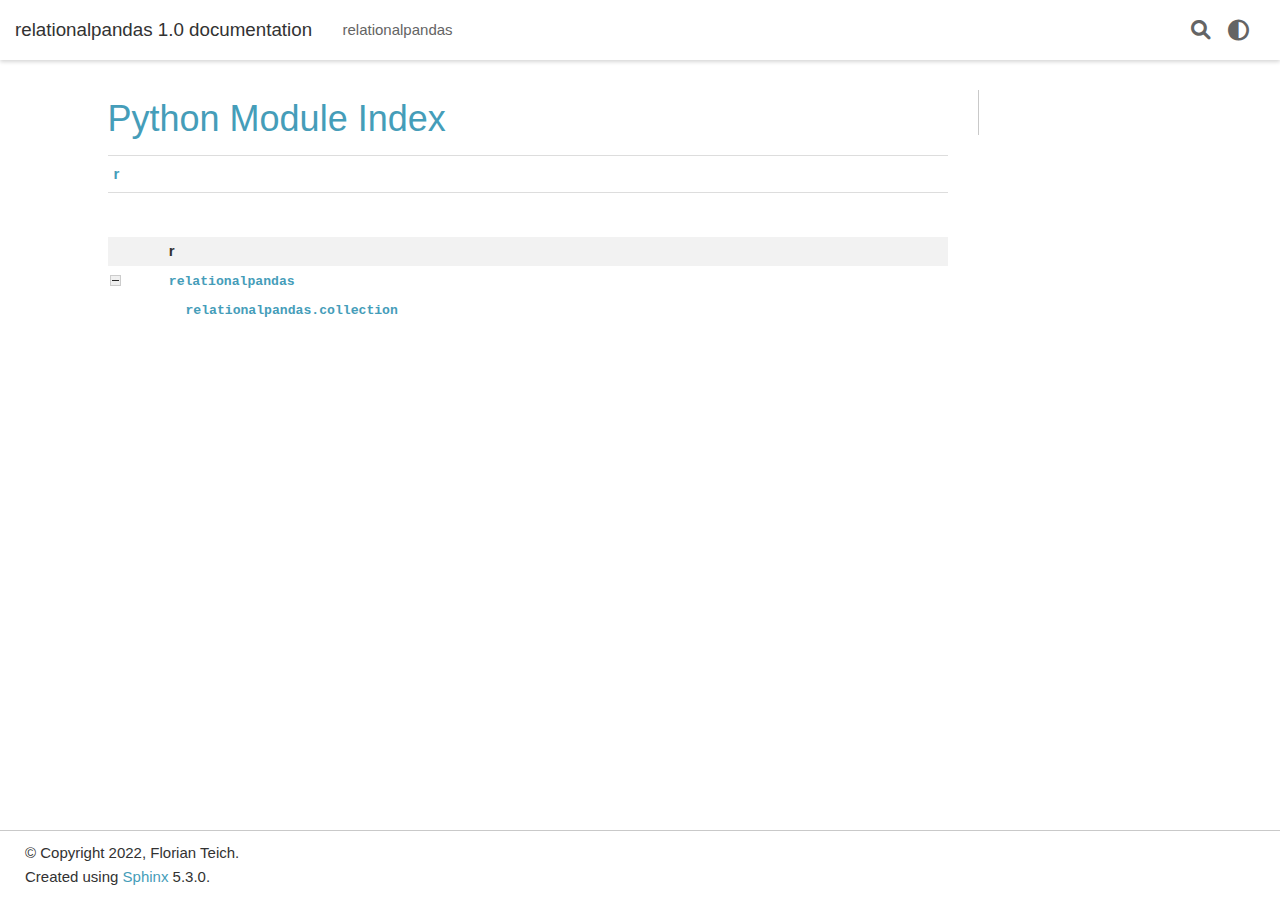
<file: py-modindex.html>
<!DOCTYPE html>

<html lang="en">
  <head>
    <meta charset="utf-8" />
    <meta name="viewport" content="width=device-width, initial-scale=1.0" />
    <title>Python Module Index &#8212; relationalpandas 1.0 documentation</title>
  <script>
    document.documentElement.dataset.mode = localStorage.getItem("mode") || "";
    document.documentElement.dataset.theme = localStorage.getItem("theme") || "light";
  </script>

  <!-- Loaded before other Sphinx assets -->
  <link href="_static/styles/theme.css?digest=1e1de1a1873e13ef5536" rel="stylesheet">
<link href="_static/styles/pydata-sphinx-theme.css?digest=1e1de1a1873e13ef5536" rel="stylesheet">


  <link rel="stylesheet"
    href="_static/vendor/fontawesome/6.1.2/css/all.min.css">
  <link rel="preload" as="font" type="font/woff2" crossorigin
    href="_static/vendor/fontawesome/6.1.2/webfonts/fa-solid-900.woff2">
  <link rel="preload" as="font" type="font/woff2" crossorigin
    href="_static/vendor/fontawesome/6.1.2/webfonts/fa-brands-400.woff2">
  <link rel="preload" as="font" type="font/woff2" crossorigin
    href="_static/vendor/fontawesome/6.1.2/webfonts/fa-regular-400.woff2">

    <link rel="stylesheet" type="text/css" href="_static/pygments.css" />

  <!-- Pre-loaded scripts that we'll load fully later -->
  <link rel="preload" as="script" href="_static/scripts/pydata-sphinx-theme.js?digest=1e1de1a1873e13ef5536">

    <script data-url_root="./" id="documentation_options" src="_static/documentation_options.js"></script>
    <script src="_static/jquery.js"></script>
    <script src="_static/underscore.js"></script>
    <script src="_static/_sphinx_javascript_frameworks_compat.js"></script>
    <script src="_static/doctools.js"></script>
    <script src="_static/sphinx_highlight.js"></script>
    <script>DOCUMENTATION_OPTIONS.pagename = 'py-modindex';</script>
    <link rel="index" title="Index" href="genindex.html" />
    <link rel="search" title="Search" href="search.html" />

  <meta name="viewport" content="width=device-width, initial-scale=1" />
  <meta name="docsearch:language" content="en">


  </head>


  <body data-spy="scroll" data-target="#bd-toc-nav" data-offset="180" data-default-mode="">


  <input type="checkbox" class="sidebar-toggle" name="__primary" id="__primary">
  <label class="overlay overlay-primary" for="__primary"></label>


  <input type="checkbox" class="sidebar-toggle" name="__secondary" id="__secondary">
  <label class="overlay overlay-secondary" for="__secondary"></label>


  <div class="search-button__wrapper">
    <div class="search-button__overlay"></div>
    <div class="search-button__search-container">

<form class="bd-search d-flex align-items-center" action="search.html" method="get">
  <i class="fa-solid fa-magnifying-glass"></i>
  <input type="search" class="form-control" name="q" id="search-input" placeholder="Search the docs ..." aria-label="Search the docs ..." autocomplete="off" autocorrect="off" autocapitalize="off" spellcheck="false">
  <span class="search-button__kbd-shortcut"><kbd class="kbd-shortcut__modifier">Ctrl</kbd>+<kbd>K</kbd></span>
</form>
    </div>
  </div>


  <nav class="bd-header navbar navbar-expand-lg bd-navbar" id="navbar-main"><div class="bd-header__inner bd-page-width">
  <label class="sidebar-toggle primary-toggle" for="__primary">
      <span class="fa-solid fa-bars"></span>
  </label>
  <div id="navbar-start">





<a class="navbar-brand logo" href="index.html">











    <p class="title logo__title">relationalpandas 1.0 documentation</p>

</a>

  </div>


  <div class="col-lg-9 navbar-header-items">
    <div id="navbar-center" class="mr-auto">

      <div class="navbar-center-item">
        <nav class="navbar-nav">
    <p class="sidebar-header-items__title" role="heading" aria-level="1" aria-label="Site Navigation">
        Site Navigation
    </p>
    <ul id="navbar-main-elements" class="navbar-nav">

                <li class="nav-item">
                    <a class="nav-link" href="modules.html">
                        relationalpandas
                    </a>
                </li>

    </ul>
</nav>
      </div>

    </div>

    <div id="navbar-end">
      <div class="navbar-end-item navbar-end__search-button-container">

<button class="btn btn-sm navbar-btn search-button search-button__button" title="Search" data-toggle="tooltip">
  <i class="fa-solid fa-magnifying-glass"></i>
</button>
      </div>

      <div class="navbar-end-item">
        <span class="theme-switch-button btn btn-sm btn-outline-primary navbar-btn rounded-circle" title="light/dark" data-toggle="tooltip">
    <a class="theme-switch" data-mode="light"><i class="fa-solid fa-sun"></i></a>
    <a class="theme-switch" data-mode="dark"><i class="fa-regular fa-moon"></i></a>
    <a class="theme-switch" data-mode="auto"><i class="fa-solid fa-circle-half-stroke"></i></a>
</span>
      </div>

      <div class="navbar-end-item">
        <ul id="navbar-icon-links" class="navbar-nav" aria-label="Icon Links">
      </ul>
      </div>

    </div>
  </div>



  <div class="search-button-container--mobile">
<button class="btn btn-sm navbar-btn search-button search-button__button" title="Search" data-toggle="tooltip">
  <i class="fa-solid fa-magnifying-glass"></i>
</button>
  </div>


  <label class="sidebar-toggle secondary-toggle" for="__secondary">
      <span class="fa-solid fa-outdent"></span>
  </label>


</div>
  </nav>


  <div class="bd-container">
    <div class="bd-container__inner bd-page-width">

      <div class="bd-sidebar-primary bd-sidebar hide-on-wide">


  <div class="sidebar-header-items sidebar-primary__section">


      <div class="sidebar-header-items__center">

      <div class="navbar-center-item">
        <nav class="navbar-nav">
    <p class="sidebar-header-items__title" role="heading" aria-level="1" aria-label="Site Navigation">
        Site Navigation
    </p>
    <ul id="navbar-main-elements" class="navbar-nav">

                <li class="nav-item">
                    <a class="nav-link" href="modules.html">
                        relationalpandas
                    </a>
                </li>

    </ul>
</nav>
      </div>

      </div>




    <div class="sidebar-header-items__end">

      <div class="navbar-end-item">
        <span class="theme-switch-button btn btn-sm btn-outline-primary navbar-btn rounded-circle" title="light/dark" data-toggle="tooltip">
    <a class="theme-switch" data-mode="light"><i class="fa-solid fa-sun"></i></a>
    <a class="theme-switch" data-mode="dark"><i class="fa-regular fa-moon"></i></a>
    <a class="theme-switch" data-mode="auto"><i class="fa-solid fa-circle-half-stroke"></i></a>
</span>
      </div>

      <div class="navbar-end-item">
        <ul id="navbar-icon-links" class="navbar-nav" aria-label="Icon Links">
      </ul>
      </div>

    </div>

  </div>




  <div class="sidebar-end-items sidebar-primary__section">
    <div class="sidebar-end-items__item">
    </div>
  </div>

      </div>
      <main class="bd-main">


        <div class="bd-content">
          <div class="bd-article-container">

            <div class="bd-header-article">

            </div>


            <article class="bd-article" role="main">


   <h1>Python Module Index</h1>

   <div class="modindex-jumpbox">
   <a href="#cap-r"><strong>r</strong></a>
   </div>

   <table class="indextable modindextable">
     <tr class="pcap"><td></td><td>&#160;</td><td></td></tr>
     <tr class="cap" id="cap-r"><td></td><td>
       <strong>r</strong></td><td></td></tr>
     <tr>
       <td><img src="_static/minus.png" class="toggler"
              id="toggle-1" style="display: none" alt="-" /></td>
       <td>
       <a href="relationalpandas.html#module-relationalpandas"><code class="xref">relationalpandas</code></a></td><td>
       <em></em></td></tr>
     <tr class="cg-1">
       <td></td>
       <td>&#160;&#160;&#160;
       <a href="relationalpandas.html#module-relationalpandas.collection"><code class="xref">relationalpandas.collection</code></a></td><td>
       <em></em></td></tr>
   </table>


            </article>



            <footer class="bd-footer-article">
                <!-- Previous / next buttons -->
<div class='prev-next-area'>
</div>
            </footer>

          </div>



            <div class="bd-sidebar-secondary bd-toc">

<div class="toc-item">

<div id="searchbox"></div>
</div>

<div class="toc-item">

</div>

<div class="toc-item">

</div>

            </div>


        </div>
        <footer class="bd-footer-content">
          <div class="bd-footer-content__inner">

          </div>
        </footer>

      </main>
    </div>
  </div>



  <!-- Scripts loaded after <body> so the DOM is not blocked -->
  <script src="_static/scripts/pydata-sphinx-theme.js?digest=1e1de1a1873e13ef5536"></script>

  <footer class="bd-footer"><div class="bd-footer__inner container">

  <div class="footer-item">

<p class="copyright">

    &copy; Copyright 2022, Florian Teich.<br>

</p>

  </div>

  <div class="footer-item">

<p class="sphinx-version">
Created using <a href="http://sphinx-doc.org/">Sphinx</a> 5.3.0.<br>
</p>

  </div>

</div>
  </footer>
  </body>
</html>
</file>
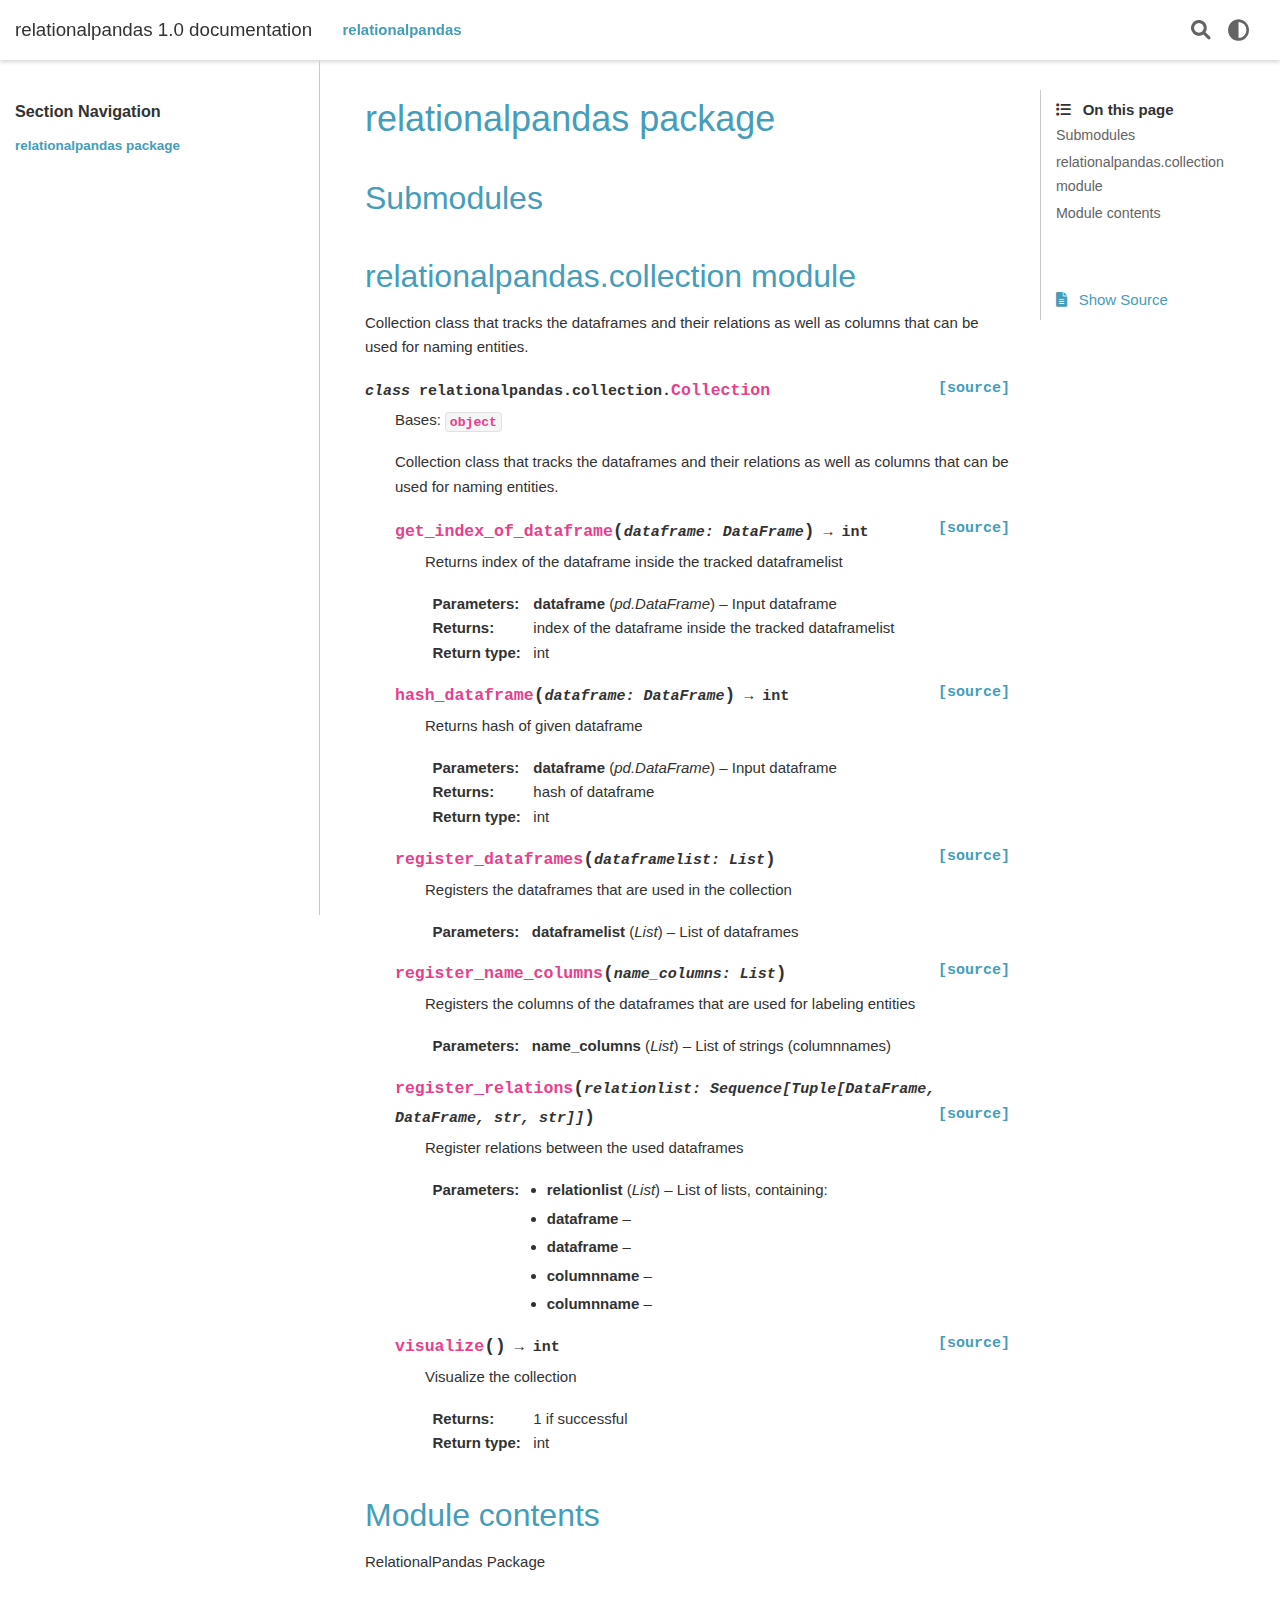
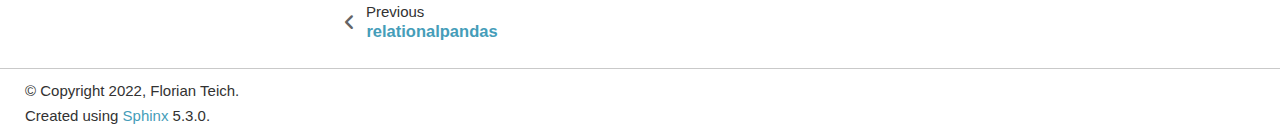
<file: relationalpandas.html>
<!DOCTYPE html>

<html lang="en">
  <head>
    <meta charset="utf-8" />
    <meta name="viewport" content="width=device-width, initial-scale=1.0" /><meta name="generator" content="Docutils 0.19: https://docutils.sourceforge.io/" />

    <title>relationalpandas package &#8212; relationalpandas 1.0 documentation</title>
  <script>
    document.documentElement.dataset.mode = localStorage.getItem("mode") || "";
    document.documentElement.dataset.theme = localStorage.getItem("theme") || "light";
  </script>

  <!-- Loaded before other Sphinx assets -->
  <link href="_static/styles/theme.css?digest=1e1de1a1873e13ef5536" rel="stylesheet">
<link href="_static/styles/pydata-sphinx-theme.css?digest=1e1de1a1873e13ef5536" rel="stylesheet">


  <link rel="stylesheet"
    href="_static/vendor/fontawesome/6.1.2/css/all.min.css">
  <link rel="preload" as="font" type="font/woff2" crossorigin
    href="_static/vendor/fontawesome/6.1.2/webfonts/fa-solid-900.woff2">
  <link rel="preload" as="font" type="font/woff2" crossorigin
    href="_static/vendor/fontawesome/6.1.2/webfonts/fa-brands-400.woff2">
  <link rel="preload" as="font" type="font/woff2" crossorigin
    href="_static/vendor/fontawesome/6.1.2/webfonts/fa-regular-400.woff2">

    <link rel="stylesheet" type="text/css" href="_static/pygments.css" />

  <!-- Pre-loaded scripts that we'll load fully later -->
  <link rel="preload" as="script" href="_static/scripts/pydata-sphinx-theme.js?digest=1e1de1a1873e13ef5536">

    <script data-url_root="./" id="documentation_options" src="_static/documentation_options.js"></script>
    <script src="_static/jquery.js"></script>
    <script src="_static/underscore.js"></script>
    <script src="_static/_sphinx_javascript_frameworks_compat.js"></script>
    <script src="_static/doctools.js"></script>
    <script src="_static/sphinx_highlight.js"></script>
    <script>DOCUMENTATION_OPTIONS.pagename = 'relationalpandas';</script>
    <link rel="index" title="Index" href="genindex.html" />
    <link rel="search" title="Search" href="search.html" />
    <link rel="prev" title="relationalpandas" href="modules.html" />
  <meta name="viewport" content="width=device-width, initial-scale=1" />
  <meta name="docsearch:language" content="en">
  </head>


  <body data-spy="scroll" data-target="#bd-toc-nav" data-offset="180" data-default-mode="">


  <input type="checkbox" class="sidebar-toggle" name="__primary" id="__primary">
  <label class="overlay overlay-primary" for="__primary"></label>


  <input type="checkbox" class="sidebar-toggle" name="__secondary" id="__secondary">
  <label class="overlay overlay-secondary" for="__secondary"></label>


  <div class="search-button__wrapper">
    <div class="search-button__overlay"></div>
    <div class="search-button__search-container">

<form class="bd-search d-flex align-items-center" action="search.html" method="get">
  <i class="fa-solid fa-magnifying-glass"></i>
  <input type="search" class="form-control" name="q" id="search-input" placeholder="Search the docs ..." aria-label="Search the docs ..." autocomplete="off" autocorrect="off" autocapitalize="off" spellcheck="false">
  <span class="search-button__kbd-shortcut"><kbd class="kbd-shortcut__modifier">Ctrl</kbd>+<kbd>K</kbd></span>
</form>
    </div>
  </div>


  <nav class="bd-header navbar navbar-expand-lg bd-navbar" id="navbar-main"><div class="bd-header__inner bd-page-width">
  <label class="sidebar-toggle primary-toggle" for="__primary">
      <span class="fa-solid fa-bars"></span>
  </label>
  <div id="navbar-start">





<a class="navbar-brand logo" href="index.html">











    <p class="title logo__title">relationalpandas 1.0 documentation</p>

</a>

  </div>


  <div class="col-lg-9 navbar-header-items">
    <div id="navbar-center" class="mr-auto">

      <div class="navbar-center-item">
        <nav class="navbar-nav">
    <p class="sidebar-header-items__title" role="heading" aria-level="1" aria-label="Site Navigation">
        Site Navigation
    </p>
    <ul id="navbar-main-elements" class="navbar-nav">

                <li class="nav-item current active">
                    <a class="nav-link" href="modules.html">
                        relationalpandas
                    </a>
                </li>

    </ul>
</nav>
      </div>

    </div>

    <div id="navbar-end">
      <div class="navbar-end-item navbar-end__search-button-container">

<button class="btn btn-sm navbar-btn search-button search-button__button" title="Search" data-toggle="tooltip">
  <i class="fa-solid fa-magnifying-glass"></i>
</button>
      </div>

      <div class="navbar-end-item">
        <span class="theme-switch-button btn btn-sm btn-outline-primary navbar-btn rounded-circle" title="light/dark" data-toggle="tooltip">
    <a class="theme-switch" data-mode="light"><i class="fa-solid fa-sun"></i></a>
    <a class="theme-switch" data-mode="dark"><i class="fa-regular fa-moon"></i></a>
    <a class="theme-switch" data-mode="auto"><i class="fa-solid fa-circle-half-stroke"></i></a>
</span>
      </div>

      <div class="navbar-end-item">
        <ul id="navbar-icon-links" class="navbar-nav" aria-label="Icon Links">
      </ul>
      </div>

    </div>
  </div>



  <div class="search-button-container--mobile">
<button class="btn btn-sm navbar-btn search-button search-button__button" title="Search" data-toggle="tooltip">
  <i class="fa-solid fa-magnifying-glass"></i>
</button>
  </div>


  <label class="sidebar-toggle secondary-toggle" for="__secondary">
      <span class="fa-solid fa-outdent"></span>
  </label>


</div>
  </nav>


  <div class="bd-container">
    <div class="bd-container__inner bd-page-width">

      <div class="bd-sidebar-primary bd-sidebar">


  <div class="sidebar-header-items sidebar-primary__section">


      <div class="sidebar-header-items__center">

      <div class="navbar-center-item">
        <nav class="navbar-nav">
    <p class="sidebar-header-items__title" role="heading" aria-level="1" aria-label="Site Navigation">
        Site Navigation
    </p>
    <ul id="navbar-main-elements" class="navbar-nav">

                <li class="nav-item current active">
                    <a class="nav-link" href="modules.html">
                        relationalpandas
                    </a>
                </li>

    </ul>
</nav>
      </div>

      </div>




    <div class="sidebar-header-items__end">

      <div class="navbar-end-item">
        <span class="theme-switch-button btn btn-sm btn-outline-primary navbar-btn rounded-circle" title="light/dark" data-toggle="tooltip">
    <a class="theme-switch" data-mode="light"><i class="fa-solid fa-sun"></i></a>
    <a class="theme-switch" data-mode="dark"><i class="fa-regular fa-moon"></i></a>
    <a class="theme-switch" data-mode="auto"><i class="fa-solid fa-circle-half-stroke"></i></a>
</span>
      </div>

      <div class="navbar-end-item">
        <ul id="navbar-icon-links" class="navbar-nav" aria-label="Icon Links">
      </ul>
      </div>

    </div>

  </div>


  <div class="sidebar-start-items sidebar-primary__section">
    <div class="sidebar-start-items__item"><nav class="bd-links" id="bd-docs-nav" aria-label="Section navigation">
  <p class="bd-links__title" role="heading" aria-level="1">
    Section Navigation
  </p>
  <div class="bd-toc-item navbar-nav">
    <ul class="current nav bd-sidenav">
<li class="toctree-l1 current active"><a class="current reference internal" href="#">relationalpandas package</a></li>
</ul>

  </div>
</nav>
    </div>
  </div>



  <div class="sidebar-end-items sidebar-primary__section">
    <div class="sidebar-end-items__item">
    </div>
  </div>

      </div>
      <main class="bd-main">


        <div class="bd-content">
          <div class="bd-article-container">

            <div class="bd-header-article">

            </div>


            <article class="bd-article" role="main">

  <section id="relationalpandas-package">
<h1>relationalpandas package<a class="headerlink" href="#relationalpandas-package" title="Permalink to this heading">#</a></h1>
<section id="submodules">
<h2>Submodules<a class="headerlink" href="#submodules" title="Permalink to this heading">#</a></h2>
</section>
<section id="module-relationalpandas.collection">
<span id="relationalpandas-collection-module"></span><h2>relationalpandas.collection module<a class="headerlink" href="#module-relationalpandas.collection" title="Permalink to this heading">#</a></h2>
<p>Collection class that tracks the dataframes and their relations
as well as columns that can be used for naming entities.</p>
<dl class="py class">
<dt class="sig sig-object py" id="relationalpandas.collection.Collection">
<em class="property"><span class="pre">class</span><span class="w"> </span></em><span class="sig-prename descclassname"><span class="pre">relationalpandas.collection.</span></span><span class="sig-name descname"><span class="pre">Collection</span></span><a class="reference internal" href="_modules/relationalpandas/collection.html#Collection"><span class="viewcode-link"><span class="pre">[source]</span></span></a><a class="headerlink" href="#relationalpandas.collection.Collection" title="Permalink to this definition">#</a></dt>
<dd><p>Bases: <code class="xref py py-class docutils literal notranslate"><span class="pre">object</span></code></p>
<p>Collection class that tracks the dataframes and their relations
as well as columns that can be used for naming entities.</p>
<dl class="py method">
<dt class="sig sig-object py" id="relationalpandas.collection.Collection.get_index_of_dataframe">
<span class="sig-name descname"><span class="pre">get_index_of_dataframe</span></span><span class="sig-paren">(</span><em class="sig-param"><span class="n"><span class="pre">dataframe</span></span><span class="p"><span class="pre">:</span></span><span class="w"> </span><span class="n"><span class="pre">DataFrame</span></span></em><span class="sig-paren">)</span> <span class="sig-return"><span class="sig-return-icon">&#x2192;</span> <span class="sig-return-typehint"><span class="pre">int</span></span></span><a class="reference internal" href="_modules/relationalpandas/collection.html#Collection.get_index_of_dataframe"><span class="viewcode-link"><span class="pre">[source]</span></span></a><a class="headerlink" href="#relationalpandas.collection.Collection.get_index_of_dataframe" title="Permalink to this definition">#</a></dt>
<dd><p>Returns index of the dataframe inside the tracked dataframelist</p>
<dl class="field-list simple">
<dt class="field-odd">Parameters<span class="colon">:</span></dt>
<dd class="field-odd"><p><strong>dataframe</strong> (<em>pd.DataFrame</em>) – Input dataframe</p>
</dd>
<dt class="field-even">Returns<span class="colon">:</span></dt>
<dd class="field-even"><p>index of the dataframe inside the tracked dataframelist</p>
</dd>
<dt class="field-odd">Return type<span class="colon">:</span></dt>
<dd class="field-odd"><p>int</p>
</dd>
</dl>
</dd></dl>

<dl class="py method">
<dt class="sig sig-object py" id="relationalpandas.collection.Collection.hash_dataframe">
<span class="sig-name descname"><span class="pre">hash_dataframe</span></span><span class="sig-paren">(</span><em class="sig-param"><span class="n"><span class="pre">dataframe</span></span><span class="p"><span class="pre">:</span></span><span class="w"> </span><span class="n"><span class="pre">DataFrame</span></span></em><span class="sig-paren">)</span> <span class="sig-return"><span class="sig-return-icon">&#x2192;</span> <span class="sig-return-typehint"><span class="pre">int</span></span></span><a class="reference internal" href="_modules/relationalpandas/collection.html#Collection.hash_dataframe"><span class="viewcode-link"><span class="pre">[source]</span></span></a><a class="headerlink" href="#relationalpandas.collection.Collection.hash_dataframe" title="Permalink to this definition">#</a></dt>
<dd><p>Returns hash of given dataframe</p>
<dl class="field-list simple">
<dt class="field-odd">Parameters<span class="colon">:</span></dt>
<dd class="field-odd"><p><strong>dataframe</strong> (<em>pd.DataFrame</em>) – Input dataframe</p>
</dd>
<dt class="field-even">Returns<span class="colon">:</span></dt>
<dd class="field-even"><p>hash of dataframe</p>
</dd>
<dt class="field-odd">Return type<span class="colon">:</span></dt>
<dd class="field-odd"><p>int</p>
</dd>
</dl>
</dd></dl>

<dl class="py method">
<dt class="sig sig-object py" id="relationalpandas.collection.Collection.register_dataframes">
<span class="sig-name descname"><span class="pre">register_dataframes</span></span><span class="sig-paren">(</span><em class="sig-param"><span class="n"><span class="pre">dataframelist</span></span><span class="p"><span class="pre">:</span></span><span class="w"> </span><span class="n"><span class="pre">List</span></span></em><span class="sig-paren">)</span><a class="reference internal" href="_modules/relationalpandas/collection.html#Collection.register_dataframes"><span class="viewcode-link"><span class="pre">[source]</span></span></a><a class="headerlink" href="#relationalpandas.collection.Collection.register_dataframes" title="Permalink to this definition">#</a></dt>
<dd><p>Registers the dataframes that are used in the collection</p>
<dl class="field-list simple">
<dt class="field-odd">Parameters<span class="colon">:</span></dt>
<dd class="field-odd"><p><strong>dataframelist</strong> (<em>List</em>) – List of dataframes</p>
</dd>
</dl>
</dd></dl>

<dl class="py method">
<dt class="sig sig-object py" id="relationalpandas.collection.Collection.register_name_columns">
<span class="sig-name descname"><span class="pre">register_name_columns</span></span><span class="sig-paren">(</span><em class="sig-param"><span class="n"><span class="pre">name_columns</span></span><span class="p"><span class="pre">:</span></span><span class="w"> </span><span class="n"><span class="pre">List</span></span></em><span class="sig-paren">)</span><a class="reference internal" href="_modules/relationalpandas/collection.html#Collection.register_name_columns"><span class="viewcode-link"><span class="pre">[source]</span></span></a><a class="headerlink" href="#relationalpandas.collection.Collection.register_name_columns" title="Permalink to this definition">#</a></dt>
<dd><p>Registers the columns of the dataframes that are used for labeling entities</p>
<dl class="field-list simple">
<dt class="field-odd">Parameters<span class="colon">:</span></dt>
<dd class="field-odd"><p><strong>name_columns</strong> (<em>List</em>) – List of strings (columnnames)</p>
</dd>
</dl>
</dd></dl>

<dl class="py method">
<dt class="sig sig-object py" id="relationalpandas.collection.Collection.register_relations">
<span class="sig-name descname"><span class="pre">register_relations</span></span><span class="sig-paren">(</span><em class="sig-param"><span class="n"><span class="pre">relationlist</span></span><span class="p"><span class="pre">:</span></span><span class="w"> </span><span class="n"><span class="pre">Sequence</span><span class="p"><span class="pre">[</span></span><span class="pre">Tuple</span><span class="p"><span class="pre">[</span></span><span class="pre">DataFrame</span><span class="p"><span class="pre">,</span></span><span class="w"> </span><span class="pre">DataFrame</span><span class="p"><span class="pre">,</span></span><span class="w"> </span><span class="pre">str</span><span class="p"><span class="pre">,</span></span><span class="w"> </span><span class="pre">str</span><span class="p"><span class="pre">]</span></span><span class="p"><span class="pre">]</span></span></span></em><span class="sig-paren">)</span><a class="reference internal" href="_modules/relationalpandas/collection.html#Collection.register_relations"><span class="viewcode-link"><span class="pre">[source]</span></span></a><a class="headerlink" href="#relationalpandas.collection.Collection.register_relations" title="Permalink to this definition">#</a></dt>
<dd><p>Register relations between the used dataframes</p>
<dl class="field-list simple">
<dt class="field-odd">Parameters<span class="colon">:</span></dt>
<dd class="field-odd"><ul class="simple">
<li><p><strong>relationlist</strong> (<em>List</em>) – List of lists, containing:</p></li>
<li><p><strong>dataframe</strong> – </p></li>
<li><p><strong>dataframe</strong> – </p></li>
<li><p><strong>columnname</strong> – </p></li>
<li><p><strong>columnname</strong> – </p></li>
</ul>
</dd>
</dl>
</dd></dl>

<dl class="py method">
<dt class="sig sig-object py" id="relationalpandas.collection.Collection.visualize">
<span class="sig-name descname"><span class="pre">visualize</span></span><span class="sig-paren">(</span><span class="sig-paren">)</span> <span class="sig-return"><span class="sig-return-icon">&#x2192;</span> <span class="sig-return-typehint"><span class="pre">int</span></span></span><a class="reference internal" href="_modules/relationalpandas/collection.html#Collection.visualize"><span class="viewcode-link"><span class="pre">[source]</span></span></a><a class="headerlink" href="#relationalpandas.collection.Collection.visualize" title="Permalink to this definition">#</a></dt>
<dd><p>Visualize the collection</p>
<dl class="field-list simple">
<dt class="field-odd">Returns<span class="colon">:</span></dt>
<dd class="field-odd"><p>1 if successful</p>
</dd>
<dt class="field-even">Return type<span class="colon">:</span></dt>
<dd class="field-even"><p>int</p>
</dd>
</dl>
</dd></dl>

</dd></dl>

</section>
<section id="module-relationalpandas">
<span id="module-contents"></span><h2>Module contents<a class="headerlink" href="#module-relationalpandas" title="Permalink to this heading">#</a></h2>
<p>RelationalPandas Package</p>
</section>
</section>


            </article>



            <footer class="bd-footer-article">
                <!-- Previous / next buttons -->
<div class='prev-next-area'>
  <a class='left-prev' id="prev-link" href="modules.html" title="previous page">
      <i class="fa-solid fa-angle-left"></i>
      <div class="prev-next-info">
          <p class="prev-next-subtitle">previous</p>
          <p class="prev-next-title">relationalpandas</p>
      </div>
  </a>
</div>
            </footer>

          </div>



            <div class="bd-sidebar-secondary bd-toc">

<div class="toc-item">

<div class="tocsection onthispage">
    <i class="fa-solid fa-list"></i> On this page
</div>
<nav id="bd-toc-nav" class="page-toc">
    <ul class="visible nav section-nav flex-column">
 <li class="toc-h2 nav-item toc-entry">
  <a class="reference internal nav-link" href="#submodules">
   Submodules
  </a>
 </li>
 <li class="toc-h2 nav-item toc-entry">
  <a class="reference internal nav-link" href="#module-relationalpandas.collection">
   relationalpandas.collection module
  </a>
  <ul class="nav section-nav flex-column">
   <li class="toc-h3 nav-item toc-entry">
    <a class="reference internal nav-link" href="#relationalpandas.collection.Collection">
     <code class="docutils literal notranslate">
      <span class="pre">
       Collection
      </span>
     </code>
    </a>
    <ul class="nav section-nav flex-column">
     <li class="toc-h4 nav-item toc-entry">
      <a class="reference internal nav-link" href="#relationalpandas.collection.Collection.get_index_of_dataframe">
       <code class="docutils literal notranslate">
        <span class="pre">
         Collection.get_index_of_dataframe()
        </span>
       </code>
      </a>
     </li>
     <li class="toc-h4 nav-item toc-entry">
      <a class="reference internal nav-link" href="#relationalpandas.collection.Collection.hash_dataframe">
       <code class="docutils literal notranslate">
        <span class="pre">
         Collection.hash_dataframe()
        </span>
       </code>
      </a>
     </li>
     <li class="toc-h4 nav-item toc-entry">
      <a class="reference internal nav-link" href="#relationalpandas.collection.Collection.register_dataframes">
       <code class="docutils literal notranslate">
        <span class="pre">
         Collection.register_dataframes()
        </span>
       </code>
      </a>
     </li>
     <li class="toc-h4 nav-item toc-entry">
      <a class="reference internal nav-link" href="#relationalpandas.collection.Collection.register_name_columns">
       <code class="docutils literal notranslate">
        <span class="pre">
         Collection.register_name_columns()
        </span>
       </code>
      </a>
     </li>
     <li class="toc-h4 nav-item toc-entry">
      <a class="reference internal nav-link" href="#relationalpandas.collection.Collection.register_relations">
       <code class="docutils literal notranslate">
        <span class="pre">
         Collection.register_relations()
        </span>
       </code>
      </a>
     </li>
     <li class="toc-h4 nav-item toc-entry">
      <a class="reference internal nav-link" href="#relationalpandas.collection.Collection.visualize">
       <code class="docutils literal notranslate">
        <span class="pre">
         Collection.visualize()
        </span>
       </code>
      </a>
     </li>
    </ul>
   </li>
  </ul>
 </li>
 <li class="toc-h2 nav-item toc-entry">
  <a class="reference internal nav-link" href="#module-relationalpandas">
   Module contents
  </a>
 </li>
</ul>

</nav>
</div>

<div class="toc-item">

<div id="searchbox"></div>
</div>

<div class="toc-item">

</div>

<div class="toc-item">

<div class="tocsection sourcelink">
    <a href="_sources/relationalpandas.rst.txt">
        <i class="fa-solid fa-file-lines"></i> Show Source
    </a>
</div>

</div>

            </div>


        </div>
        <footer class="bd-footer-content">
          <div class="bd-footer-content__inner">

          </div>
        </footer>

      </main>
    </div>
  </div>



  <!-- Scripts loaded after <body> so the DOM is not blocked -->
  <script src="_static/scripts/pydata-sphinx-theme.js?digest=1e1de1a1873e13ef5536"></script>

  <footer class="bd-footer"><div class="bd-footer__inner container">

  <div class="footer-item">

<p class="copyright">

    &copy; Copyright 2022, Florian Teich.<br>

</p>

  </div>

  <div class="footer-item">

<p class="sphinx-version">
Created using <a href="http://sphinx-doc.org/">Sphinx</a> 5.3.0.<br>
</p>

  </div>

</div>
  </footer>
  </body>
</html>
</file>
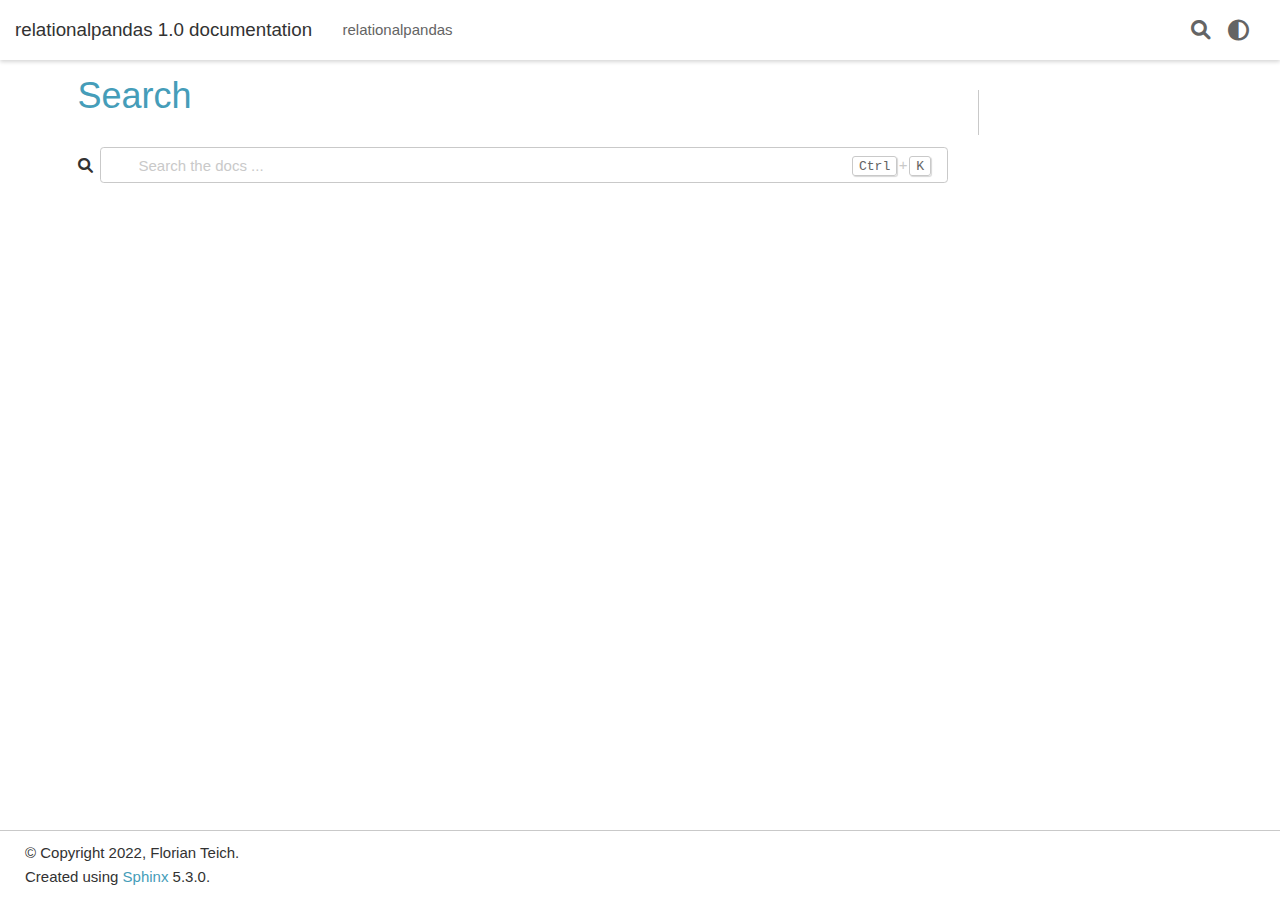
<file: search.html>
<!DOCTYPE html>

<html lang="en">
  <head>
    <meta charset="utf-8" />
    <meta name="viewport" content="width=device-width, initial-scale=1.0" /><title>Search - relationalpandas 1.0 documentation</title>
  <script>
    document.documentElement.dataset.mode = localStorage.getItem("mode") || "";
    document.documentElement.dataset.theme = localStorage.getItem("theme") || "light";
  </script>

  <!-- Loaded before other Sphinx assets -->
  <link href="_static/styles/theme.css?digest=1e1de1a1873e13ef5536" rel="stylesheet">
<link href="_static/styles/pydata-sphinx-theme.css?digest=1e1de1a1873e13ef5536" rel="stylesheet">


  <link rel="stylesheet"
    href="_static/vendor/fontawesome/6.1.2/css/all.min.css">
  <link rel="preload" as="font" type="font/woff2" crossorigin
    href="_static/vendor/fontawesome/6.1.2/webfonts/fa-solid-900.woff2">
  <link rel="preload" as="font" type="font/woff2" crossorigin
    href="_static/vendor/fontawesome/6.1.2/webfonts/fa-brands-400.woff2">
  <link rel="preload" as="font" type="font/woff2" crossorigin
    href="_static/vendor/fontawesome/6.1.2/webfonts/fa-regular-400.woff2">

    <link rel="stylesheet" type="text/css" href="_static/pygments.css" />

  <!-- Pre-loaded scripts that we'll load fully later -->
  <link rel="preload" as="script" href="_static/scripts/pydata-sphinx-theme.js?digest=1e1de1a1873e13ef5536">

    <script data-url_root="./" id="documentation_options" src="_static/documentation_options.js"></script>
    <script src="_static/jquery.js"></script>
    <script src="_static/underscore.js"></script>
    <script src="_static/_sphinx_javascript_frameworks_compat.js"></script>
    <script src="_static/doctools.js"></script>
    <script src="_static/sphinx_highlight.js"></script>
    <script>DOCUMENTATION_OPTIONS.pagename = 'search';</script>
<script src="_static/searchtools.js"></script>
<script src="_static/language_data.js"></script>
<script src="searchindex.js"></script>
    <link rel="index" title="Index" href="genindex.html" />
    <link rel="search" title="Search" href="#" />
  <meta name="viewport" content="width=device-width, initial-scale=1" />
  <meta name="docsearch:language" content="en">
  </head>


  <body data-spy="scroll" data-target="#bd-toc-nav" data-offset="180" data-default-mode="">


  <input type="checkbox" class="sidebar-toggle" name="__primary" id="__primary">
  <label class="overlay overlay-primary" for="__primary"></label>


  <input type="checkbox" class="sidebar-toggle" name="__secondary" id="__secondary">
  <label class="overlay overlay-secondary" for="__secondary"></label>


  <div class="search-button__wrapper">
    <div class="search-button__overlay"></div>
    <div class="search-button__search-container">

<form class="bd-search d-flex align-items-center" action="#" method="get">
  <i class="fa-solid fa-magnifying-glass"></i>
  <input type="search" class="form-control" name="q" id="search-input" placeholder="Search the docs ..." aria-label="Search the docs ..." autocomplete="off" autocorrect="off" autocapitalize="off" spellcheck="false">
  <span class="search-button__kbd-shortcut"><kbd class="kbd-shortcut__modifier">Ctrl</kbd>+<kbd>K</kbd></span>
</form>
    </div>
  </div>


  <nav class="bd-header navbar navbar-expand-lg bd-navbar" id="navbar-main"><div class="bd-header__inner bd-page-width">
  <label class="sidebar-toggle primary-toggle" for="__primary">
      <span class="fa-solid fa-bars"></span>
  </label>
  <div id="navbar-start">





<a class="navbar-brand logo" href="index.html">











    <p class="title logo__title">relationalpandas 1.0 documentation</p>

</a>

  </div>


  <div class="col-lg-9 navbar-header-items">
    <div id="navbar-center" class="mr-auto">

      <div class="navbar-center-item">
        <nav class="navbar-nav">
    <p class="sidebar-header-items__title" role="heading" aria-level="1" aria-label="Site Navigation">
        Site Navigation
    </p>
    <ul id="navbar-main-elements" class="navbar-nav">

                <li class="nav-item">
                    <a class="nav-link" href="modules.html">
                        relationalpandas
                    </a>
                </li>

    </ul>
</nav>
      </div>

    </div>

    <div id="navbar-end">
      <div class="navbar-end-item navbar-end__search-button-container">

<button class="btn btn-sm navbar-btn search-button search-button__button" title="Search" data-toggle="tooltip">
  <i class="fa-solid fa-magnifying-glass"></i>
</button>
      </div>

      <div class="navbar-end-item">
        <span class="theme-switch-button btn btn-sm btn-outline-primary navbar-btn rounded-circle" title="light/dark" data-toggle="tooltip">
    <a class="theme-switch" data-mode="light"><i class="fa-solid fa-sun"></i></a>
    <a class="theme-switch" data-mode="dark"><i class="fa-regular fa-moon"></i></a>
    <a class="theme-switch" data-mode="auto"><i class="fa-solid fa-circle-half-stroke"></i></a>
</span>
      </div>

      <div class="navbar-end-item">
        <ul id="navbar-icon-links" class="navbar-nav" aria-label="Icon Links">
      </ul>
      </div>

    </div>
  </div>



  <div class="search-button-container--mobile">
<button class="btn btn-sm navbar-btn search-button search-button__button" title="Search" data-toggle="tooltip">
  <i class="fa-solid fa-magnifying-glass"></i>
</button>
  </div>


  <label class="sidebar-toggle secondary-toggle" for="__secondary">
      <span class="fa-solid fa-outdent"></span>
  </label>


</div>
  </nav>


  <div class="bd-container">
    <div class="bd-container__inner bd-page-width">

      <div class="bd-sidebar-primary bd-sidebar hide-on-wide">


  <div class="sidebar-header-items sidebar-primary__section">


      <div class="sidebar-header-items__center">

      <div class="navbar-center-item">
        <nav class="navbar-nav">
    <p class="sidebar-header-items__title" role="heading" aria-level="1" aria-label="Site Navigation">
        Site Navigation
    </p>
    <ul id="navbar-main-elements" class="navbar-nav">

                <li class="nav-item">
                    <a class="nav-link" href="modules.html">
                        relationalpandas
                    </a>
                </li>

    </ul>
</nav>
      </div>

      </div>




    <div class="sidebar-header-items__end">

      <div class="navbar-end-item">
        <span class="theme-switch-button btn btn-sm btn-outline-primary navbar-btn rounded-circle" title="light/dark" data-toggle="tooltip">
    <a class="theme-switch" data-mode="light"><i class="fa-solid fa-sun"></i></a>
    <a class="theme-switch" data-mode="dark"><i class="fa-regular fa-moon"></i></a>
    <a class="theme-switch" data-mode="auto"><i class="fa-solid fa-circle-half-stroke"></i></a>
</span>
      </div>

      <div class="navbar-end-item">
        <ul id="navbar-icon-links" class="navbar-nav" aria-label="Icon Links">
      </ul>
      </div>

    </div>

  </div>




  <div class="sidebar-end-items sidebar-primary__section">
    <div class="sidebar-end-items__item">
    </div>
  </div>

      </div>
      <main class="bd-main">


        <div class="bd-content">
          <div class="bd-article-container">

            <div class="bd-header-article">

            </div>


<div class="bd-search-container">
  <h1>Search</h1>

  <noscript>
    <div class="admonition error">
      <p class="admonition-title">Error</p>
      <p>
        Please activate JavaScript to enable the search functionality.
      </p>
    </div>
  </noscript>


<form class="bd-search d-flex align-items-center" action="#" method="get">
  <i class="fa-solid fa-magnifying-glass"></i>
  <input type="search" class="form-control" name="q" id="search-input" placeholder="Search the docs ..." aria-label="Search the docs ..." autocomplete="off" autocorrect="off" autocapitalize="off" spellcheck="false">
  <span class="search-button__kbd-shortcut"><kbd class="kbd-shortcut__modifier">Ctrl</kbd>+<kbd>K</kbd></span>
</form>

  <div id="search-results"></div>
</div>

<script>
// Activate the search field on page load
let searchInput = document.querySelector("form.bd-search input");
if (searchInput) {
  searchInput.focus();
  searchInput.select();
  console.log("[PST]: Set focus on search field.");
}
</script>



            <footer class="bd-footer-article">
                <!-- Previous / next buttons -->
<div class='prev-next-area'>
</div>
            </footer>

          </div>



            <div class="bd-sidebar-secondary bd-toc">

<div class="toc-item">

<div id="searchbox"></div>
</div>

<div class="toc-item">

</div>

<div class="toc-item">

</div>

            </div>


        </div>
        <footer class="bd-footer-content">
          <div class="bd-footer-content__inner">

          </div>
        </footer>

      </main>
    </div>
  </div>



  <!-- Scripts loaded after <body> so the DOM is not blocked -->
  <script src="_static/scripts/pydata-sphinx-theme.js?digest=1e1de1a1873e13ef5536"></script>

  <footer class="bd-footer"><div class="bd-footer__inner container">

  <div class="footer-item">

<p class="copyright">

    &copy; Copyright 2022, Florian Teich.<br>

</p>

  </div>

  <div class="footer-item">

<p class="sphinx-version">
Created using <a href="http://sphinx-doc.org/">Sphinx</a> 5.3.0.<br>
</p>

  </div>

</div>
  </footer>
  </body>
</html>
</file>
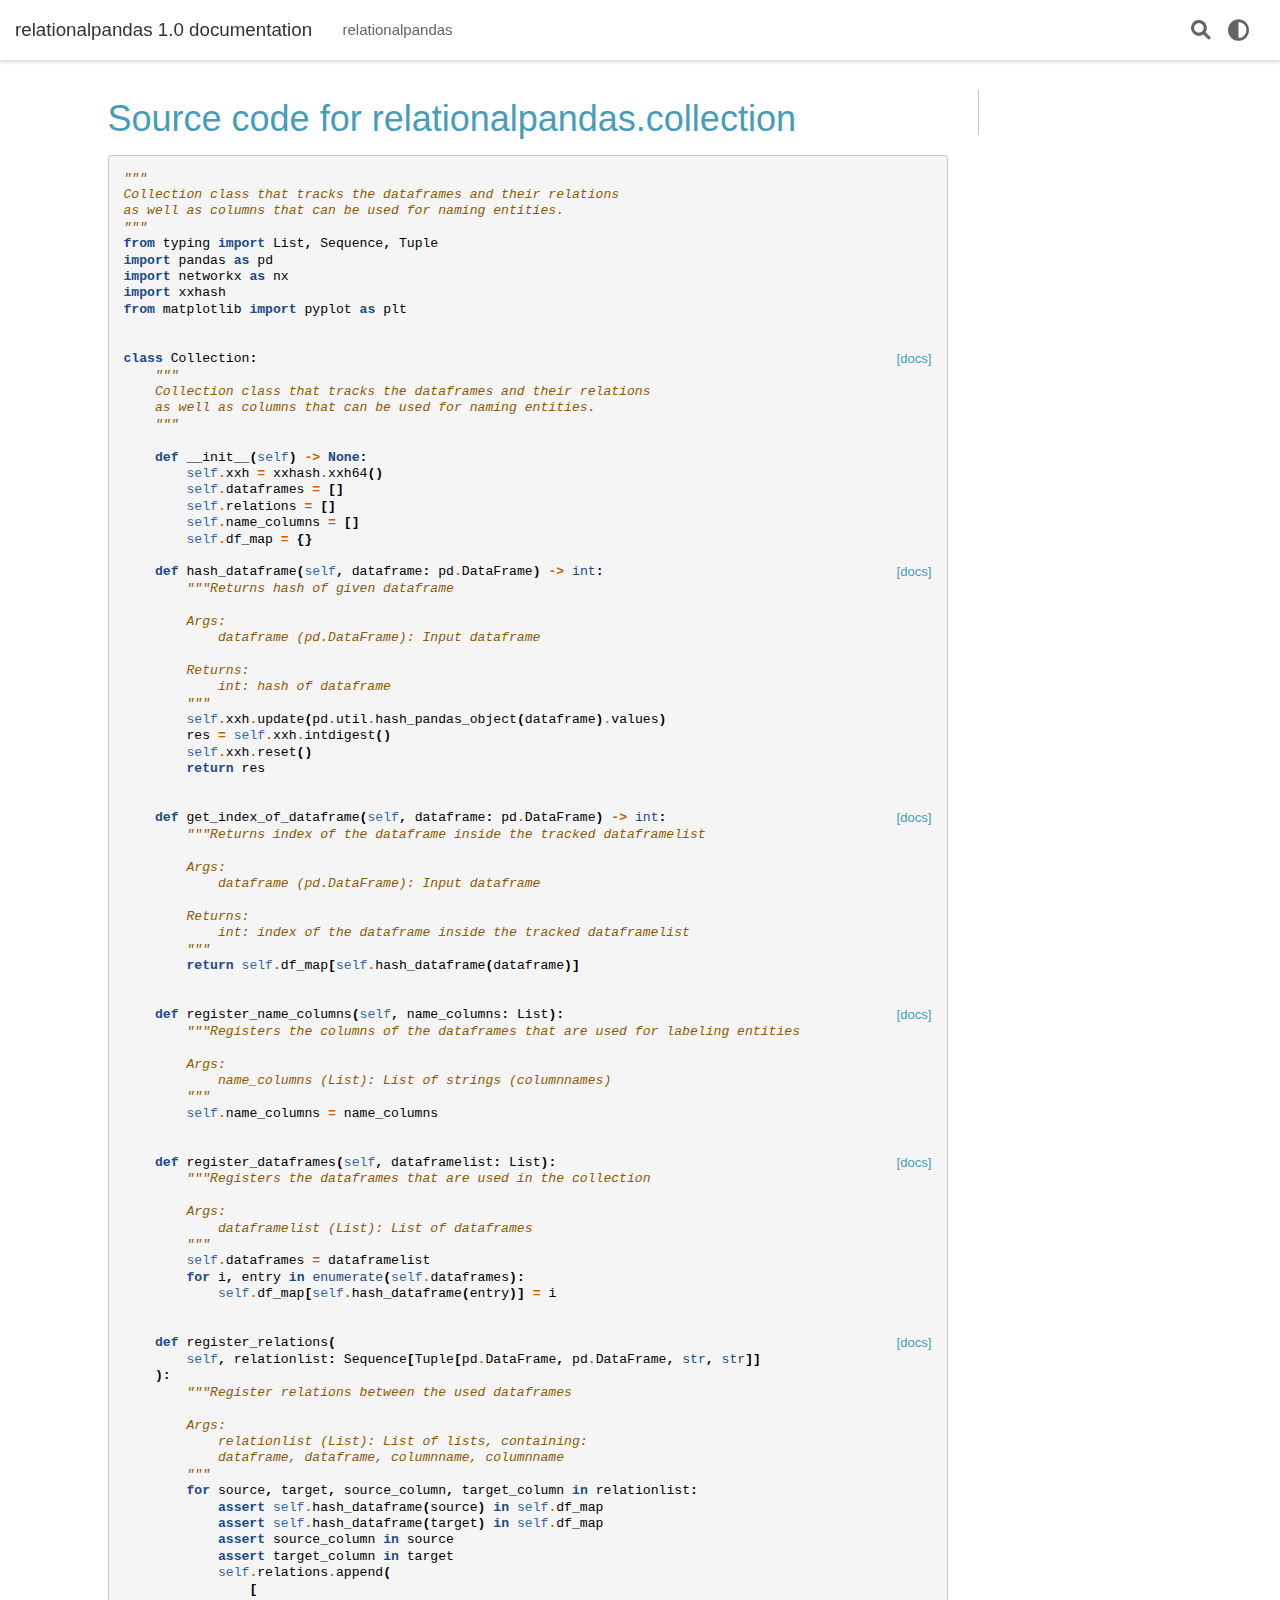
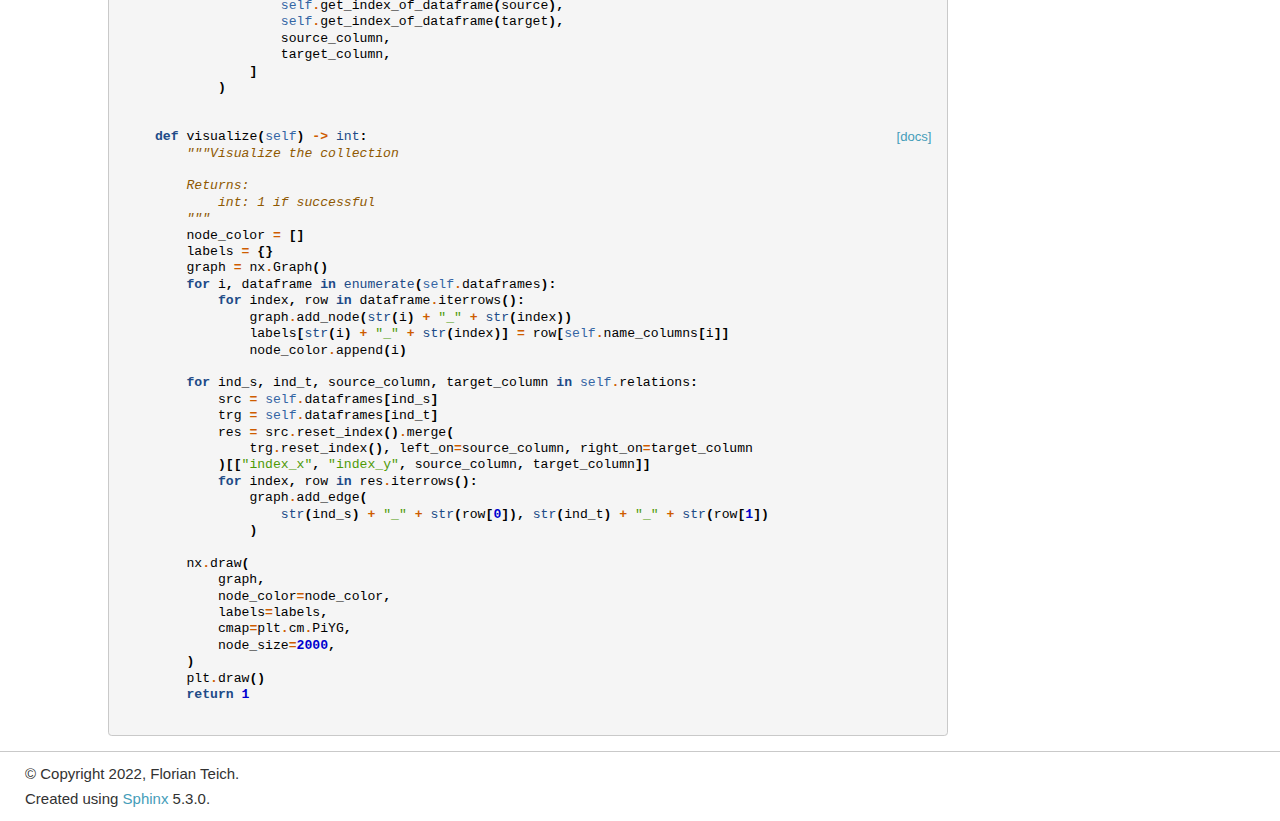
<file: _modules/relationalpandas/collection.html>
<!DOCTYPE html>

<html lang="en">
  <head>
    <meta charset="utf-8" />
    <meta name="viewport" content="width=device-width, initial-scale=1.0" />
    <title>relationalpandas.collection &#8212; relationalpandas 1.0 documentation</title>
  <script>
    document.documentElement.dataset.mode = localStorage.getItem("mode") || "";
    document.documentElement.dataset.theme = localStorage.getItem("theme") || "light";
  </script>

  <!-- Loaded before other Sphinx assets -->
  <link href="../../_static/styles/theme.css?digest=1e1de1a1873e13ef5536" rel="stylesheet">
<link href="../../_static/styles/pydata-sphinx-theme.css?digest=1e1de1a1873e13ef5536" rel="stylesheet">


  <link rel="stylesheet"
    href="../../_static/vendor/fontawesome/6.1.2/css/all.min.css">
  <link rel="preload" as="font" type="font/woff2" crossorigin
    href="../../_static/vendor/fontawesome/6.1.2/webfonts/fa-solid-900.woff2">
  <link rel="preload" as="font" type="font/woff2" crossorigin
    href="../../_static/vendor/fontawesome/6.1.2/webfonts/fa-brands-400.woff2">
  <link rel="preload" as="font" type="font/woff2" crossorigin
    href="../../_static/vendor/fontawesome/6.1.2/webfonts/fa-regular-400.woff2">

    <link rel="stylesheet" type="text/css" href="../../_static/pygments.css" />

  <!-- Pre-loaded scripts that we'll load fully later -->
  <link rel="preload" as="script" href="../../_static/scripts/pydata-sphinx-theme.js?digest=1e1de1a1873e13ef5536">

    <script data-url_root="../../" id="documentation_options" src="../../_static/documentation_options.js"></script>
    <script src="../../_static/jquery.js"></script>
    <script src="../../_static/underscore.js"></script>
    <script src="../../_static/_sphinx_javascript_frameworks_compat.js"></script>
    <script src="../../_static/doctools.js"></script>
    <script src="../../_static/sphinx_highlight.js"></script>
    <script>DOCUMENTATION_OPTIONS.pagename = '_modules/relationalpandas/collection';</script>
    <link rel="index" title="Index" href="../../genindex.html" />
    <link rel="search" title="Search" href="../../search.html" />
  <meta name="viewport" content="width=device-width, initial-scale=1" />
  <meta name="docsearch:language" content="en">
  </head>


  <body data-spy="scroll" data-target="#bd-toc-nav" data-offset="180" data-default-mode="">


  <input type="checkbox" class="sidebar-toggle" name="__primary" id="__primary">
  <label class="overlay overlay-primary" for="__primary"></label>


  <input type="checkbox" class="sidebar-toggle" name="__secondary" id="__secondary">
  <label class="overlay overlay-secondary" for="__secondary"></label>


  <div class="search-button__wrapper">
    <div class="search-button__overlay"></div>
    <div class="search-button__search-container">

<form class="bd-search d-flex align-items-center" action="../../search.html" method="get">
  <i class="fa-solid fa-magnifying-glass"></i>
  <input type="search" class="form-control" name="q" id="search-input" placeholder="Search the docs ..." aria-label="Search the docs ..." autocomplete="off" autocorrect="off" autocapitalize="off" spellcheck="false">
  <span class="search-button__kbd-shortcut"><kbd class="kbd-shortcut__modifier">Ctrl</kbd>+<kbd>K</kbd></span>
</form>
    </div>
  </div>


  <nav class="bd-header navbar navbar-expand-lg bd-navbar" id="navbar-main"><div class="bd-header__inner bd-page-width">
  <label class="sidebar-toggle primary-toggle" for="__primary">
      <span class="fa-solid fa-bars"></span>
  </label>
  <div id="navbar-start">





<a class="navbar-brand logo" href="../../index.html">











    <p class="title logo__title">relationalpandas 1.0 documentation</p>

</a>

  </div>


  <div class="col-lg-9 navbar-header-items">
    <div id="navbar-center" class="mr-auto">

      <div class="navbar-center-item">
        <nav class="navbar-nav">
    <p class="sidebar-header-items__title" role="heading" aria-level="1" aria-label="Site Navigation">
        Site Navigation
    </p>
    <ul id="navbar-main-elements" class="navbar-nav">

                <li class="nav-item">
                    <a class="nav-link" href="../../modules.html">
                        relationalpandas
                    </a>
                </li>

    </ul>
</nav>
      </div>

    </div>

    <div id="navbar-end">
      <div class="navbar-end-item navbar-end__search-button-container">

<button class="btn btn-sm navbar-btn search-button search-button__button" title="Search" data-toggle="tooltip">
  <i class="fa-solid fa-magnifying-glass"></i>
</button>
      </div>

      <div class="navbar-end-item">
        <span class="theme-switch-button btn btn-sm btn-outline-primary navbar-btn rounded-circle" title="light/dark" data-toggle="tooltip">
    <a class="theme-switch" data-mode="light"><i class="fa-solid fa-sun"></i></a>
    <a class="theme-switch" data-mode="dark"><i class="fa-regular fa-moon"></i></a>
    <a class="theme-switch" data-mode="auto"><i class="fa-solid fa-circle-half-stroke"></i></a>
</span>
      </div>

      <div class="navbar-end-item">
        <ul id="navbar-icon-links" class="navbar-nav" aria-label="Icon Links">
      </ul>
      </div>

    </div>
  </div>



  <div class="search-button-container--mobile">
<button class="btn btn-sm navbar-btn search-button search-button__button" title="Search" data-toggle="tooltip">
  <i class="fa-solid fa-magnifying-glass"></i>
</button>
  </div>


  <label class="sidebar-toggle secondary-toggle" for="__secondary">
      <span class="fa-solid fa-outdent"></span>
  </label>


</div>
  </nav>


  <div class="bd-container">
    <div class="bd-container__inner bd-page-width">

      <div class="bd-sidebar-primary bd-sidebar hide-on-wide">


  <div class="sidebar-header-items sidebar-primary__section">


      <div class="sidebar-header-items__center">

      <div class="navbar-center-item">
        <nav class="navbar-nav">
    <p class="sidebar-header-items__title" role="heading" aria-level="1" aria-label="Site Navigation">
        Site Navigation
    </p>
    <ul id="navbar-main-elements" class="navbar-nav">

                <li class="nav-item">
                    <a class="nav-link" href="../../modules.html">
                        relationalpandas
                    </a>
                </li>

    </ul>
</nav>
      </div>

      </div>




    <div class="sidebar-header-items__end">

      <div class="navbar-end-item">
        <span class="theme-switch-button btn btn-sm btn-outline-primary navbar-btn rounded-circle" title="light/dark" data-toggle="tooltip">
    <a class="theme-switch" data-mode="light"><i class="fa-solid fa-sun"></i></a>
    <a class="theme-switch" data-mode="dark"><i class="fa-regular fa-moon"></i></a>
    <a class="theme-switch" data-mode="auto"><i class="fa-solid fa-circle-half-stroke"></i></a>
</span>
      </div>

      <div class="navbar-end-item">
        <ul id="navbar-icon-links" class="navbar-nav" aria-label="Icon Links">
      </ul>
      </div>

    </div>

  </div>




  <div class="sidebar-end-items sidebar-primary__section">
    <div class="sidebar-end-items__item">
    </div>
  </div>

      </div>
      <main class="bd-main">


        <div class="bd-content">
          <div class="bd-article-container">

            <div class="bd-header-article">

            </div>


            <article class="bd-article" role="main">

  <h1>Source code for relationalpandas.collection</h1><div class="highlight"><pre>
<span></span><span class="sd">&quot;&quot;&quot;</span>
<span class="sd">Collection class that tracks the dataframes and their relations</span>
<span class="sd">as well as columns that can be used for naming entities.</span>
<span class="sd">&quot;&quot;&quot;</span>
<span class="kn">from</span> <span class="nn">typing</span> <span class="kn">import</span> <span class="n">List</span><span class="p">,</span> <span class="n">Sequence</span><span class="p">,</span> <span class="n">Tuple</span>
<span class="kn">import</span> <span class="nn">pandas</span> <span class="k">as</span> <span class="nn">pd</span>
<span class="kn">import</span> <span class="nn">networkx</span> <span class="k">as</span> <span class="nn">nx</span>
<span class="kn">import</span> <span class="nn">xxhash</span>
<span class="kn">from</span> <span class="nn">matplotlib</span> <span class="kn">import</span> <span class="n">pyplot</span> <span class="k">as</span> <span class="n">plt</span>


<div class="viewcode-block" id="Collection"><a class="viewcode-back" href="../../relationalpandas.html#relationalpandas.collection.Collection">[docs]</a><span class="k">class</span> <span class="nc">Collection</span><span class="p">:</span>
    <span class="sd">&quot;&quot;&quot;</span>
<span class="sd">    Collection class that tracks the dataframes and their relations</span>
<span class="sd">    as well as columns that can be used for naming entities.</span>
<span class="sd">    &quot;&quot;&quot;</span>

    <span class="k">def</span> <span class="fm">__init__</span><span class="p">(</span><span class="bp">self</span><span class="p">)</span> <span class="o">-&gt;</span> <span class="kc">None</span><span class="p">:</span>
        <span class="bp">self</span><span class="o">.</span><span class="n">xxh</span> <span class="o">=</span> <span class="n">xxhash</span><span class="o">.</span><span class="n">xxh64</span><span class="p">()</span>
        <span class="bp">self</span><span class="o">.</span><span class="n">dataframes</span> <span class="o">=</span> <span class="p">[]</span>
        <span class="bp">self</span><span class="o">.</span><span class="n">relations</span> <span class="o">=</span> <span class="p">[]</span>
        <span class="bp">self</span><span class="o">.</span><span class="n">name_columns</span> <span class="o">=</span> <span class="p">[]</span>
        <span class="bp">self</span><span class="o">.</span><span class="n">df_map</span> <span class="o">=</span> <span class="p">{}</span>

<div class="viewcode-block" id="Collection.hash_dataframe"><a class="viewcode-back" href="../../relationalpandas.html#relationalpandas.collection.Collection.hash_dataframe">[docs]</a>    <span class="k">def</span> <span class="nf">hash_dataframe</span><span class="p">(</span><span class="bp">self</span><span class="p">,</span> <span class="n">dataframe</span><span class="p">:</span> <span class="n">pd</span><span class="o">.</span><span class="n">DataFrame</span><span class="p">)</span> <span class="o">-&gt;</span> <span class="nb">int</span><span class="p">:</span>
        <span class="sd">&quot;&quot;&quot;Returns hash of given dataframe</span>

<span class="sd">        Args:</span>
<span class="sd">            dataframe (pd.DataFrame): Input dataframe</span>

<span class="sd">        Returns:</span>
<span class="sd">            int: hash of dataframe</span>
<span class="sd">        &quot;&quot;&quot;</span>
        <span class="bp">self</span><span class="o">.</span><span class="n">xxh</span><span class="o">.</span><span class="n">update</span><span class="p">(</span><span class="n">pd</span><span class="o">.</span><span class="n">util</span><span class="o">.</span><span class="n">hash_pandas_object</span><span class="p">(</span><span class="n">dataframe</span><span class="p">)</span><span class="o">.</span><span class="n">values</span><span class="p">)</span>
        <span class="n">res</span> <span class="o">=</span> <span class="bp">self</span><span class="o">.</span><span class="n">xxh</span><span class="o">.</span><span class="n">intdigest</span><span class="p">()</span>
        <span class="bp">self</span><span class="o">.</span><span class="n">xxh</span><span class="o">.</span><span class="n">reset</span><span class="p">()</span>
        <span class="k">return</span> <span class="n">res</span></div>

<div class="viewcode-block" id="Collection.get_index_of_dataframe"><a class="viewcode-back" href="../../relationalpandas.html#relationalpandas.collection.Collection.get_index_of_dataframe">[docs]</a>    <span class="k">def</span> <span class="nf">get_index_of_dataframe</span><span class="p">(</span><span class="bp">self</span><span class="p">,</span> <span class="n">dataframe</span><span class="p">:</span> <span class="n">pd</span><span class="o">.</span><span class="n">DataFrame</span><span class="p">)</span> <span class="o">-&gt;</span> <span class="nb">int</span><span class="p">:</span>
        <span class="sd">&quot;&quot;&quot;Returns index of the dataframe inside the tracked dataframelist</span>

<span class="sd">        Args:</span>
<span class="sd">            dataframe (pd.DataFrame): Input dataframe</span>

<span class="sd">        Returns:</span>
<span class="sd">            int: index of the dataframe inside the tracked dataframelist</span>
<span class="sd">        &quot;&quot;&quot;</span>
        <span class="k">return</span> <span class="bp">self</span><span class="o">.</span><span class="n">df_map</span><span class="p">[</span><span class="bp">self</span><span class="o">.</span><span class="n">hash_dataframe</span><span class="p">(</span><span class="n">dataframe</span><span class="p">)]</span></div>

<div class="viewcode-block" id="Collection.register_name_columns"><a class="viewcode-back" href="../../relationalpandas.html#relationalpandas.collection.Collection.register_name_columns">[docs]</a>    <span class="k">def</span> <span class="nf">register_name_columns</span><span class="p">(</span><span class="bp">self</span><span class="p">,</span> <span class="n">name_columns</span><span class="p">:</span> <span class="n">List</span><span class="p">):</span>
        <span class="sd">&quot;&quot;&quot;Registers the columns of the dataframes that are used for labeling entities</span>

<span class="sd">        Args:</span>
<span class="sd">            name_columns (List): List of strings (columnnames)</span>
<span class="sd">        &quot;&quot;&quot;</span>
        <span class="bp">self</span><span class="o">.</span><span class="n">name_columns</span> <span class="o">=</span> <span class="n">name_columns</span></div>

<div class="viewcode-block" id="Collection.register_dataframes"><a class="viewcode-back" href="../../relationalpandas.html#relationalpandas.collection.Collection.register_dataframes">[docs]</a>    <span class="k">def</span> <span class="nf">register_dataframes</span><span class="p">(</span><span class="bp">self</span><span class="p">,</span> <span class="n">dataframelist</span><span class="p">:</span> <span class="n">List</span><span class="p">):</span>
        <span class="sd">&quot;&quot;&quot;Registers the dataframes that are used in the collection</span>

<span class="sd">        Args:</span>
<span class="sd">            dataframelist (List): List of dataframes</span>
<span class="sd">        &quot;&quot;&quot;</span>
        <span class="bp">self</span><span class="o">.</span><span class="n">dataframes</span> <span class="o">=</span> <span class="n">dataframelist</span>
        <span class="k">for</span> <span class="n">i</span><span class="p">,</span> <span class="n">entry</span> <span class="ow">in</span> <span class="nb">enumerate</span><span class="p">(</span><span class="bp">self</span><span class="o">.</span><span class="n">dataframes</span><span class="p">):</span>
            <span class="bp">self</span><span class="o">.</span><span class="n">df_map</span><span class="p">[</span><span class="bp">self</span><span class="o">.</span><span class="n">hash_dataframe</span><span class="p">(</span><span class="n">entry</span><span class="p">)]</span> <span class="o">=</span> <span class="n">i</span></div>

<div class="viewcode-block" id="Collection.register_relations"><a class="viewcode-back" href="../../relationalpandas.html#relationalpandas.collection.Collection.register_relations">[docs]</a>    <span class="k">def</span> <span class="nf">register_relations</span><span class="p">(</span>
        <span class="bp">self</span><span class="p">,</span> <span class="n">relationlist</span><span class="p">:</span> <span class="n">Sequence</span><span class="p">[</span><span class="n">Tuple</span><span class="p">[</span><span class="n">pd</span><span class="o">.</span><span class="n">DataFrame</span><span class="p">,</span> <span class="n">pd</span><span class="o">.</span><span class="n">DataFrame</span><span class="p">,</span> <span class="nb">str</span><span class="p">,</span> <span class="nb">str</span><span class="p">]]</span>
    <span class="p">):</span>
        <span class="sd">&quot;&quot;&quot;Register relations between the used dataframes</span>

<span class="sd">        Args:</span>
<span class="sd">            relationlist (List): List of lists, containing:</span>
<span class="sd">            dataframe, dataframe, columnname, columnname</span>
<span class="sd">        &quot;&quot;&quot;</span>
        <span class="k">for</span> <span class="n">source</span><span class="p">,</span> <span class="n">target</span><span class="p">,</span> <span class="n">source_column</span><span class="p">,</span> <span class="n">target_column</span> <span class="ow">in</span> <span class="n">relationlist</span><span class="p">:</span>
            <span class="k">assert</span> <span class="bp">self</span><span class="o">.</span><span class="n">hash_dataframe</span><span class="p">(</span><span class="n">source</span><span class="p">)</span> <span class="ow">in</span> <span class="bp">self</span><span class="o">.</span><span class="n">df_map</span>
            <span class="k">assert</span> <span class="bp">self</span><span class="o">.</span><span class="n">hash_dataframe</span><span class="p">(</span><span class="n">target</span><span class="p">)</span> <span class="ow">in</span> <span class="bp">self</span><span class="o">.</span><span class="n">df_map</span>
            <span class="k">assert</span> <span class="n">source_column</span> <span class="ow">in</span> <span class="n">source</span>
            <span class="k">assert</span> <span class="n">target_column</span> <span class="ow">in</span> <span class="n">target</span>
            <span class="bp">self</span><span class="o">.</span><span class="n">relations</span><span class="o">.</span><span class="n">append</span><span class="p">(</span>
                <span class="p">[</span>
                    <span class="bp">self</span><span class="o">.</span><span class="n">get_index_of_dataframe</span><span class="p">(</span><span class="n">source</span><span class="p">),</span>
                    <span class="bp">self</span><span class="o">.</span><span class="n">get_index_of_dataframe</span><span class="p">(</span><span class="n">target</span><span class="p">),</span>
                    <span class="n">source_column</span><span class="p">,</span>
                    <span class="n">target_column</span><span class="p">,</span>
                <span class="p">]</span>
            <span class="p">)</span></div>

<div class="viewcode-block" id="Collection.visualize"><a class="viewcode-back" href="../../relationalpandas.html#relationalpandas.collection.Collection.visualize">[docs]</a>    <span class="k">def</span> <span class="nf">visualize</span><span class="p">(</span><span class="bp">self</span><span class="p">)</span> <span class="o">-&gt;</span> <span class="nb">int</span><span class="p">:</span>
        <span class="sd">&quot;&quot;&quot;Visualize the collection</span>

<span class="sd">        Returns:</span>
<span class="sd">            int: 1 if successful</span>
<span class="sd">        &quot;&quot;&quot;</span>
        <span class="n">node_color</span> <span class="o">=</span> <span class="p">[]</span>
        <span class="n">labels</span> <span class="o">=</span> <span class="p">{}</span>
        <span class="n">graph</span> <span class="o">=</span> <span class="n">nx</span><span class="o">.</span><span class="n">Graph</span><span class="p">()</span>
        <span class="k">for</span> <span class="n">i</span><span class="p">,</span> <span class="n">dataframe</span> <span class="ow">in</span> <span class="nb">enumerate</span><span class="p">(</span><span class="bp">self</span><span class="o">.</span><span class="n">dataframes</span><span class="p">):</span>
            <span class="k">for</span> <span class="n">index</span><span class="p">,</span> <span class="n">row</span> <span class="ow">in</span> <span class="n">dataframe</span><span class="o">.</span><span class="n">iterrows</span><span class="p">():</span>
                <span class="n">graph</span><span class="o">.</span><span class="n">add_node</span><span class="p">(</span><span class="nb">str</span><span class="p">(</span><span class="n">i</span><span class="p">)</span> <span class="o">+</span> <span class="s2">&quot;_&quot;</span> <span class="o">+</span> <span class="nb">str</span><span class="p">(</span><span class="n">index</span><span class="p">))</span>
                <span class="n">labels</span><span class="p">[</span><span class="nb">str</span><span class="p">(</span><span class="n">i</span><span class="p">)</span> <span class="o">+</span> <span class="s2">&quot;_&quot;</span> <span class="o">+</span> <span class="nb">str</span><span class="p">(</span><span class="n">index</span><span class="p">)]</span> <span class="o">=</span> <span class="n">row</span><span class="p">[</span><span class="bp">self</span><span class="o">.</span><span class="n">name_columns</span><span class="p">[</span><span class="n">i</span><span class="p">]]</span>
                <span class="n">node_color</span><span class="o">.</span><span class="n">append</span><span class="p">(</span><span class="n">i</span><span class="p">)</span>

        <span class="k">for</span> <span class="n">ind_s</span><span class="p">,</span> <span class="n">ind_t</span><span class="p">,</span> <span class="n">source_column</span><span class="p">,</span> <span class="n">target_column</span> <span class="ow">in</span> <span class="bp">self</span><span class="o">.</span><span class="n">relations</span><span class="p">:</span>
            <span class="n">src</span> <span class="o">=</span> <span class="bp">self</span><span class="o">.</span><span class="n">dataframes</span><span class="p">[</span><span class="n">ind_s</span><span class="p">]</span>
            <span class="n">trg</span> <span class="o">=</span> <span class="bp">self</span><span class="o">.</span><span class="n">dataframes</span><span class="p">[</span><span class="n">ind_t</span><span class="p">]</span>
            <span class="n">res</span> <span class="o">=</span> <span class="n">src</span><span class="o">.</span><span class="n">reset_index</span><span class="p">()</span><span class="o">.</span><span class="n">merge</span><span class="p">(</span>
                <span class="n">trg</span><span class="o">.</span><span class="n">reset_index</span><span class="p">(),</span> <span class="n">left_on</span><span class="o">=</span><span class="n">source_column</span><span class="p">,</span> <span class="n">right_on</span><span class="o">=</span><span class="n">target_column</span>
            <span class="p">)[[</span><span class="s2">&quot;index_x&quot;</span><span class="p">,</span> <span class="s2">&quot;index_y&quot;</span><span class="p">,</span> <span class="n">source_column</span><span class="p">,</span> <span class="n">target_column</span><span class="p">]]</span>
            <span class="k">for</span> <span class="n">index</span><span class="p">,</span> <span class="n">row</span> <span class="ow">in</span> <span class="n">res</span><span class="o">.</span><span class="n">iterrows</span><span class="p">():</span>
                <span class="n">graph</span><span class="o">.</span><span class="n">add_edge</span><span class="p">(</span>
                    <span class="nb">str</span><span class="p">(</span><span class="n">ind_s</span><span class="p">)</span> <span class="o">+</span> <span class="s2">&quot;_&quot;</span> <span class="o">+</span> <span class="nb">str</span><span class="p">(</span><span class="n">row</span><span class="p">[</span><span class="mi">0</span><span class="p">]),</span> <span class="nb">str</span><span class="p">(</span><span class="n">ind_t</span><span class="p">)</span> <span class="o">+</span> <span class="s2">&quot;_&quot;</span> <span class="o">+</span> <span class="nb">str</span><span class="p">(</span><span class="n">row</span><span class="p">[</span><span class="mi">1</span><span class="p">])</span>
                <span class="p">)</span>

        <span class="n">nx</span><span class="o">.</span><span class="n">draw</span><span class="p">(</span>
            <span class="n">graph</span><span class="p">,</span>
            <span class="n">node_color</span><span class="o">=</span><span class="n">node_color</span><span class="p">,</span>
            <span class="n">labels</span><span class="o">=</span><span class="n">labels</span><span class="p">,</span>
            <span class="n">cmap</span><span class="o">=</span><span class="n">plt</span><span class="o">.</span><span class="n">cm</span><span class="o">.</span><span class="n">PiYG</span><span class="p">,</span>
            <span class="n">node_size</span><span class="o">=</span><span class="mi">2000</span><span class="p">,</span>
        <span class="p">)</span>
        <span class="n">plt</span><span class="o">.</span><span class="n">draw</span><span class="p">()</span>
        <span class="k">return</span> <span class="mi">1</span></div></div>
</pre></div>

            </article>



            <footer class="bd-footer-article">
                <!-- Previous / next buttons -->
<div class='prev-next-area'>
</div>
            </footer>

          </div>



            <div class="bd-sidebar-secondary bd-toc">

<div class="toc-item">

<div id="searchbox"></div>
</div>

<div class="toc-item">

</div>

<div class="toc-item">

</div>

            </div>


        </div>
        <footer class="bd-footer-content">
          <div class="bd-footer-content__inner">

          </div>
        </footer>

      </main>
    </div>
  </div>



  <!-- Scripts loaded after <body> so the DOM is not blocked -->
  <script src="../../_static/scripts/pydata-sphinx-theme.js?digest=1e1de1a1873e13ef5536"></script>

  <footer class="bd-footer"><div class="bd-footer__inner container">

  <div class="footer-item">

<p class="copyright">

    &copy; Copyright 2022, Florian Teich.<br>

</p>

  </div>

  <div class="footer-item">

<p class="sphinx-version">
Created using <a href="http://sphinx-doc.org/">Sphinx</a> 5.3.0.<br>
</p>

  </div>

</div>
  </footer>
  </body>
</html>
</file>
<file: _static/styles/theme.css>
/* Provided by Sphinx's 'basic' theme, and included in the final set of assets */
@import "../basic.css";
</file>
<file: _static/pygments.css>
html[data-theme="light"] .highlight pre { line-height: 125%; }
html[data-theme="light"] .highlight td.linenos .normal { color: inherit; background-color: transparent; padding-left: 5px; padding-right: 5px; }
html[data-theme="light"] .highlight span.linenos { color: inherit; background-color: transparent; padding-left: 5px; padding-right: 5px; }
html[data-theme="light"] .highlight td.linenos .special { color: #000000; background-color: #ffffc0; padding-left: 5px; padding-right: 5px; }
html[data-theme="light"] .highlight span.linenos.special { color: #000000; background-color: #ffffc0; padding-left: 5px; padding-right: 5px; }
html[data-theme="light"] .highlight .hll { background-color: #ffffcc }
html[data-theme="light"] .highlight { background: #f8f8f8; }
html[data-theme="light"] .highlight .c { color: #8f5902; font-style: italic } /* Comment */
html[data-theme="light"] .highlight .err { color: #a40000; border: 1px solid #ef2929 } /* Error */
html[data-theme="light"] .highlight .g { color: #000000 } /* Generic */
html[data-theme="light"] .highlight .k { color: #204a87; font-weight: bold } /* Keyword */
html[data-theme="light"] .highlight .l { color: #000000 } /* Literal */
html[data-theme="light"] .highlight .n { color: #000000 } /* Name */
html[data-theme="light"] .highlight .o { color: #ce5c00; font-weight: bold } /* Operator */
html[data-theme="light"] .highlight .x { color: #000000 } /* Other */
html[data-theme="light"] .highlight .p { color: #000000; font-weight: bold } /* Punctuation */
html[data-theme="light"] .highlight .ch { color: #8f5902; font-style: italic } /* Comment.Hashbang */
html[data-theme="light"] .highlight .cm { color: #8f5902; font-style: italic } /* Comment.Multiline */
html[data-theme="light"] .highlight .cp { color: #8f5902; font-style: italic } /* Comment.Preproc */
html[data-theme="light"] .highlight .cpf { color: #8f5902; font-style: italic } /* Comment.PreprocFile */
html[data-theme="light"] .highlight .c1 { color: #8f5902; font-style: italic } /* Comment.Single */
html[data-theme="light"] .highlight .cs { color: #8f5902; font-style: italic } /* Comment.Special */
html[data-theme="light"] .highlight .gd { color: #a40000 } /* Generic.Deleted */
html[data-theme="light"] .highlight .ge { color: #000000; font-style: italic } /* Generic.Emph */
html[data-theme="light"] .highlight .gr { color: #ef2929 } /* Generic.Error */
html[data-theme="light"] .highlight .gh { color: #000080; font-weight: bold } /* Generic.Heading */
html[data-theme="light"] .highlight .gi { color: #00A000 } /* Generic.Inserted */
html[data-theme="light"] .highlight .go { color: #000000; font-style: italic } /* Generic.Output */
html[data-theme="light"] .highlight .gp { color: #8f5902 } /* Generic.Prompt */
html[data-theme="light"] .highlight .gs { color: #000000; font-weight: bold } /* Generic.Strong */
html[data-theme="light"] .highlight .gu { color: #800080; font-weight: bold } /* Generic.Subheading */
html[data-theme="light"] .highlight .gt { color: #a40000; font-weight: bold } /* Generic.Traceback */
html[data-theme="light"] .highlight .kc { color: #204a87; font-weight: bold } /* Keyword.Constant */
html[data-theme="light"] .highlight .kd { color: #204a87; font-weight: bold } /* Keyword.Declaration */
html[data-theme="light"] .highlight .kn { color: #204a87; font-weight: bold } /* Keyword.Namespace */
html[data-theme="light"] .highlight .kp { color: #204a87; font-weight: bold } /* Keyword.Pseudo */
html[data-theme="light"] .highlight .kr { color: #204a87; font-weight: bold } /* Keyword.Reserved */
html[data-theme="light"] .highlight .kt { color: #204a87; font-weight: bold } /* Keyword.Type */
html[data-theme="light"] .highlight .ld { color: #000000 } /* Literal.Date */
html[data-theme="light"] .highlight .m { color: #0000cf; font-weight: bold } /* Literal.Number */
html[data-theme="light"] .highlight .s { color: #4e9a06 } /* Literal.String */
html[data-theme="light"] .highlight .na { color: #c4a000 } /* Name.Attribute */
html[data-theme="light"] .highlight .nb { color: #204a87 } /* Name.Builtin */
html[data-theme="light"] .highlight .nc { color: #000000 } /* Name.Class */
html[data-theme="light"] .highlight .no { color: #000000 } /* Name.Constant */
html[data-theme="light"] .highlight .nd { color: #5c35cc; font-weight: bold } /* Name.Decorator */
html[data-theme="light"] .highlight .ni { color: #ce5c00 } /* Name.Entity */
html[data-theme="light"] .highlight .ne { color: #cc0000; font-weight: bold } /* Name.Exception */
html[data-theme="light"] .highlight .nf { color: #000000 } /* Name.Function */
html[data-theme="light"] .highlight .nl { color: #f57900 } /* Name.Label */
html[data-theme="light"] .highlight .nn { color: #000000 } /* Name.Namespace */
html[data-theme="light"] .highlight .nx { color: #000000 } /* Name.Other */
html[data-theme="light"] .highlight .py { color: #000000 } /* Name.Property */
html[data-theme="light"] .highlight .nt { color: #204a87; font-weight: bold } /* Name.Tag */
html[data-theme="light"] .highlight .nv { color: #000000 } /* Name.Variable */
html[data-theme="light"] .highlight .ow { color: #204a87; font-weight: bold } /* Operator.Word */
html[data-theme="light"] .highlight .pm { color: #000000; font-weight: bold } /* Punctuation.Marker */
html[data-theme="light"] .highlight .w { color: #f8f8f8 } /* Text.Whitespace */
html[data-theme="light"] .highlight .mb { color: #0000cf; font-weight: bold } /* Literal.Number.Bin */
html[data-theme="light"] .highlight .mf { color: #0000cf; font-weight: bold } /* Literal.Number.Float */
html[data-theme="light"] .highlight .mh { color: #0000cf; font-weight: bold } /* Literal.Number.Hex */
html[data-theme="light"] .highlight .mi { color: #0000cf; font-weight: bold } /* Literal.Number.Integer */
html[data-theme="light"] .highlight .mo { color: #0000cf; font-weight: bold } /* Literal.Number.Oct */
html[data-theme="light"] .highlight .sa { color: #4e9a06 } /* Literal.String.Affix */
html[data-theme="light"] .highlight .sb { color: #4e9a06 } /* Literal.String.Backtick */
html[data-theme="light"] .highlight .sc { color: #4e9a06 } /* Literal.String.Char */
html[data-theme="light"] .highlight .dl { color: #4e9a06 } /* Literal.String.Delimiter */
html[data-theme="light"] .highlight .sd { color: #8f5902; font-style: italic } /* Literal.String.Doc */
html[data-theme="light"] .highlight .s2 { color: #4e9a06 } /* Literal.String.Double */
html[data-theme="light"] .highlight .se { color: #4e9a06 } /* Literal.String.Escape */
html[data-theme="light"] .highlight .sh { color: #4e9a06 } /* Literal.String.Heredoc */
html[data-theme="light"] .highlight .si { color: #4e9a06 } /* Literal.String.Interpol */
html[data-theme="light"] .highlight .sx { color: #4e9a06 } /* Literal.String.Other */
html[data-theme="light"] .highlight .sr { color: #4e9a06 } /* Literal.String.Regex */
html[data-theme="light"] .highlight .s1 { color: #4e9a06 } /* Literal.String.Single */
html[data-theme="light"] .highlight .ss { color: #4e9a06 } /* Literal.String.Symbol */
html[data-theme="light"] .highlight .bp { color: #3465a4 } /* Name.Builtin.Pseudo */
html[data-theme="light"] .highlight .fm { color: #000000 } /* Name.Function.Magic */
html[data-theme="light"] .highlight .vc { color: #000000 } /* Name.Variable.Class */
html[data-theme="light"] .highlight .vg { color: #000000 } /* Name.Variable.Global */
html[data-theme="light"] .highlight .vi { color: #000000 } /* Name.Variable.Instance */
html[data-theme="light"] .highlight .vm { color: #000000 } /* Name.Variable.Magic */
html[data-theme="light"] .highlight .il { color: #0000cf; font-weight: bold } /* Literal.Number.Integer.Long */
html[data-theme="dark"] .highlight pre { line-height: 125%; }
html[data-theme="dark"] .highlight td.linenos .normal { color: #aaaaaa; background-color: transparent; padding-left: 5px; padding-right: 5px; }
html[data-theme="dark"] .highlight span.linenos { color: #aaaaaa; background-color: transparent; padding-left: 5px; padding-right: 5px; }
html[data-theme="dark"] .highlight td.linenos .special { color: #000000; background-color: #ffffc0; padding-left: 5px; padding-right: 5px; }
html[data-theme="dark"] .highlight span.linenos.special { color: #000000; background-color: #ffffc0; padding-left: 5px; padding-right: 5px; }
html[data-theme="dark"] .highlight .hll { background-color: #404040 }
html[data-theme="dark"] .highlight { background: #202020; color: #d0d0d0 }
html[data-theme="dark"] .highlight .c { color: #ababab; font-style: italic } /* Comment */
html[data-theme="dark"] .highlight .err { color: #a61717; background-color: #e3d2d2 } /* Error */
html[data-theme="dark"] .highlight .esc { color: #d0d0d0 } /* Escape */
html[data-theme="dark"] .highlight .g { color: #d0d0d0 } /* Generic */
html[data-theme="dark"] .highlight .k { color: #6ebf26; font-weight: bold } /* Keyword */
html[data-theme="dark"] .highlight .l { color: #d0d0d0 } /* Literal */
html[data-theme="dark"] .highlight .n { color: #d0d0d0 } /* Name */
html[data-theme="dark"] .highlight .o { color: #d0d0d0 } /* Operator */
html[data-theme="dark"] .highlight .x { color: #d0d0d0 } /* Other */
html[data-theme="dark"] .highlight .p { color: #d0d0d0 } /* Punctuation */
html[data-theme="dark"] .highlight .ch { color: #ababab; font-style: italic } /* Comment.Hashbang */
html[data-theme="dark"] .highlight .cm { color: #ababab; font-style: italic } /* Comment.Multiline */
html[data-theme="dark"] .highlight .cp { color: #cd2828; font-weight: bold } /* Comment.Preproc */
html[data-theme="dark"] .highlight .cpf { color: #ababab; font-style: italic } /* Comment.PreprocFile */
html[data-theme="dark"] .highlight .c1 { color: #ababab; font-style: italic } /* Comment.Single */
html[data-theme="dark"] .highlight .cs { color: #e50808; font-weight: bold; background-color: #520000 } /* Comment.Special */
html[data-theme="dark"] .highlight .gd { color: #d22323 } /* Generic.Deleted */
html[data-theme="dark"] .highlight .ge { color: #d0d0d0; font-style: italic } /* Generic.Emph */
html[data-theme="dark"] .highlight .gr { color: #d22323 } /* Generic.Error */
html[data-theme="dark"] .highlight .gh { color: #ffffff; font-weight: bold } /* Generic.Heading */
html[data-theme="dark"] .highlight .gi { color: #589819 } /* Generic.Inserted */
html[data-theme="dark"] .highlight .go { color: #cccccc } /* Generic.Output */
html[data-theme="dark"] .highlight .gp { color: #aaaaaa } /* Generic.Prompt */
html[data-theme="dark"] .highlight .gs { color: #d0d0d0; font-weight: bold } /* Generic.Strong */
html[data-theme="dark"] .highlight .gu { color: #ffffff; text-decoration: underline } /* Generic.Subheading */
html[data-theme="dark"] .highlight .gt { color: #d22323 } /* Generic.Traceback */
html[data-theme="dark"] .highlight .kc { color: #6ebf26; font-weight: bold } /* Keyword.Constant */
html[data-theme="dark"] .highlight .kd { color: #6ebf26; font-weight: bold } /* Keyword.Declaration */
html[data-theme="dark"] .highlight .kn { color: #6ebf26; font-weight: bold } /* Keyword.Namespace */
html[data-theme="dark"] .highlight .kp { color: #6ebf26 } /* Keyword.Pseudo */
html[data-theme="dark"] .highlight .kr { color: #6ebf26; font-weight: bold } /* Keyword.Reserved */
html[data-theme="dark"] .highlight .kt { color: #6ebf26; font-weight: bold } /* Keyword.Type */
html[data-theme="dark"] .highlight .ld { color: #d0d0d0 } /* Literal.Date */
html[data-theme="dark"] .highlight .m { color: #51b2fd } /* Literal.Number */
html[data-theme="dark"] .highlight .s { color: #ed9d13 } /* Literal.String */
html[data-theme="dark"] .highlight .na { color: #bbbbbb } /* Name.Attribute */
html[data-theme="dark"] .highlight .nb { color: #2fbccd } /* Name.Builtin */
html[data-theme="dark"] .highlight .nc { color: #71adff; text-decoration: underline } /* Name.Class */
html[data-theme="dark"] .highlight .no { color: #40ffff } /* Name.Constant */
html[data-theme="dark"] .highlight .nd { color: #ffa500 } /* Name.Decorator */
html[data-theme="dark"] .highlight .ni { color: #d0d0d0 } /* Name.Entity */
html[data-theme="dark"] .highlight .ne { color: #bbbbbb } /* Name.Exception */
html[data-theme="dark"] .highlight .nf { color: #71adff } /* Name.Function */
html[data-theme="dark"] .highlight .nl { color: #d0d0d0 } /* Name.Label */
html[data-theme="dark"] .highlight .nn { color: #71adff; text-decoration: underline } /* Name.Namespace */
html[data-theme="dark"] .highlight .nx { color: #d0d0d0 } /* Name.Other */
html[data-theme="dark"] .highlight .py { color: #d0d0d0 } /* Name.Property */
html[data-theme="dark"] .highlight .nt { color: #6ebf26; font-weight: bold } /* Name.Tag */
html[data-theme="dark"] .highlight .nv { color: #40ffff } /* Name.Variable */
html[data-theme="dark"] .highlight .ow { color: #6ebf26; font-weight: bold } /* Operator.Word */
html[data-theme="dark"] .highlight .pm { color: #d0d0d0 } /* Punctuation.Marker */
html[data-theme="dark"] .highlight .w { color: #666666 } /* Text.Whitespace */
html[data-theme="dark"] .highlight .mb { color: #51b2fd } /* Literal.Number.Bin */
html[data-theme="dark"] .highlight .mf { color: #51b2fd } /* Literal.Number.Float */
html[data-theme="dark"] .highlight .mh { color: #51b2fd } /* Literal.Number.Hex */
html[data-theme="dark"] .highlight .mi { color: #51b2fd } /* Literal.Number.Integer */
html[data-theme="dark"] .highlight .mo { color: #51b2fd } /* Literal.Number.Oct */
html[data-theme="dark"] .highlight .sa { color: #ed9d13 } /* Literal.String.Affix */
html[data-theme="dark"] .highlight .sb { color: #ed9d13 } /* Literal.String.Backtick */
html[data-theme="dark"] .highlight .sc { color: #ed9d13 } /* Literal.String.Char */
html[data-theme="dark"] .highlight .dl { color: #ed9d13 } /* Literal.String.Delimiter */
html[data-theme="dark"] .highlight .sd { color: #ed9d13 } /* Literal.String.Doc */
html[data-theme="dark"] .highlight .s2 { color: #ed9d13 } /* Literal.String.Double */
html[data-theme="dark"] .highlight .se { color: #ed9d13 } /* Literal.String.Escape */
html[data-theme="dark"] .highlight .sh { color: #ed9d13 } /* Literal.String.Heredoc */
html[data-theme="dark"] .highlight .si { color: #ed9d13 } /* Literal.String.Interpol */
html[data-theme="dark"] .highlight .sx { color: #ffa500 } /* Literal.String.Other */
html[data-theme="dark"] .highlight .sr { color: #ed9d13 } /* Literal.String.Regex */
html[data-theme="dark"] .highlight .s1 { color: #ed9d13 } /* Literal.String.Single */
html[data-theme="dark"] .highlight .ss { color: #ed9d13 } /* Literal.String.Symbol */
html[data-theme="dark"] .highlight .bp { color: #2fbccd } /* Name.Builtin.Pseudo */
html[data-theme="dark"] .highlight .fm { color: #71adff } /* Name.Function.Magic */
html[data-theme="dark"] .highlight .vc { color: #40ffff } /* Name.Variable.Class */
html[data-theme="dark"] .highlight .vg { color: #40ffff } /* Name.Variable.Global */
html[data-theme="dark"] .highlight .vi { color: #40ffff } /* Name.Variable.Instance */
html[data-theme="dark"] .highlight .vm { color: #40ffff } /* Name.Variable.Magic */
html[data-theme="dark"] .highlight .il { color: #51b2fd } /* Literal.Number.Integer.Long */
</file>
